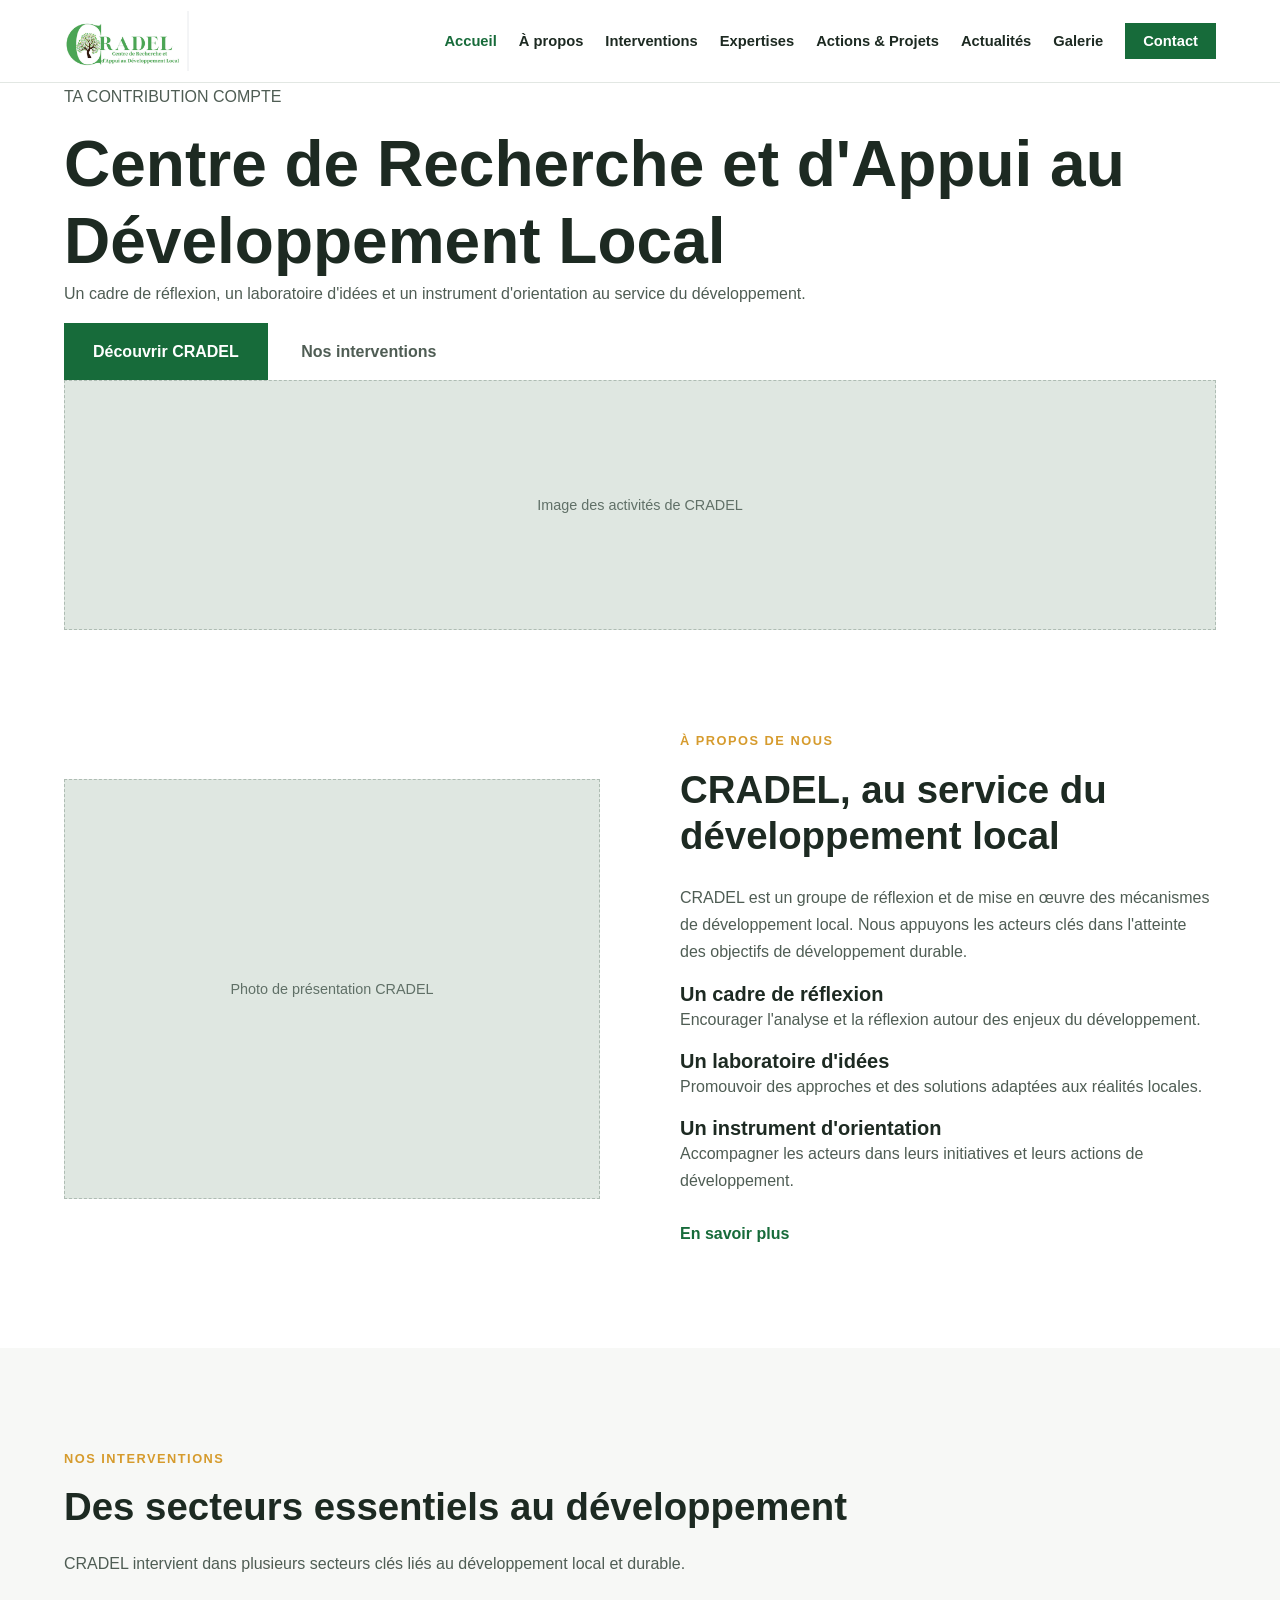
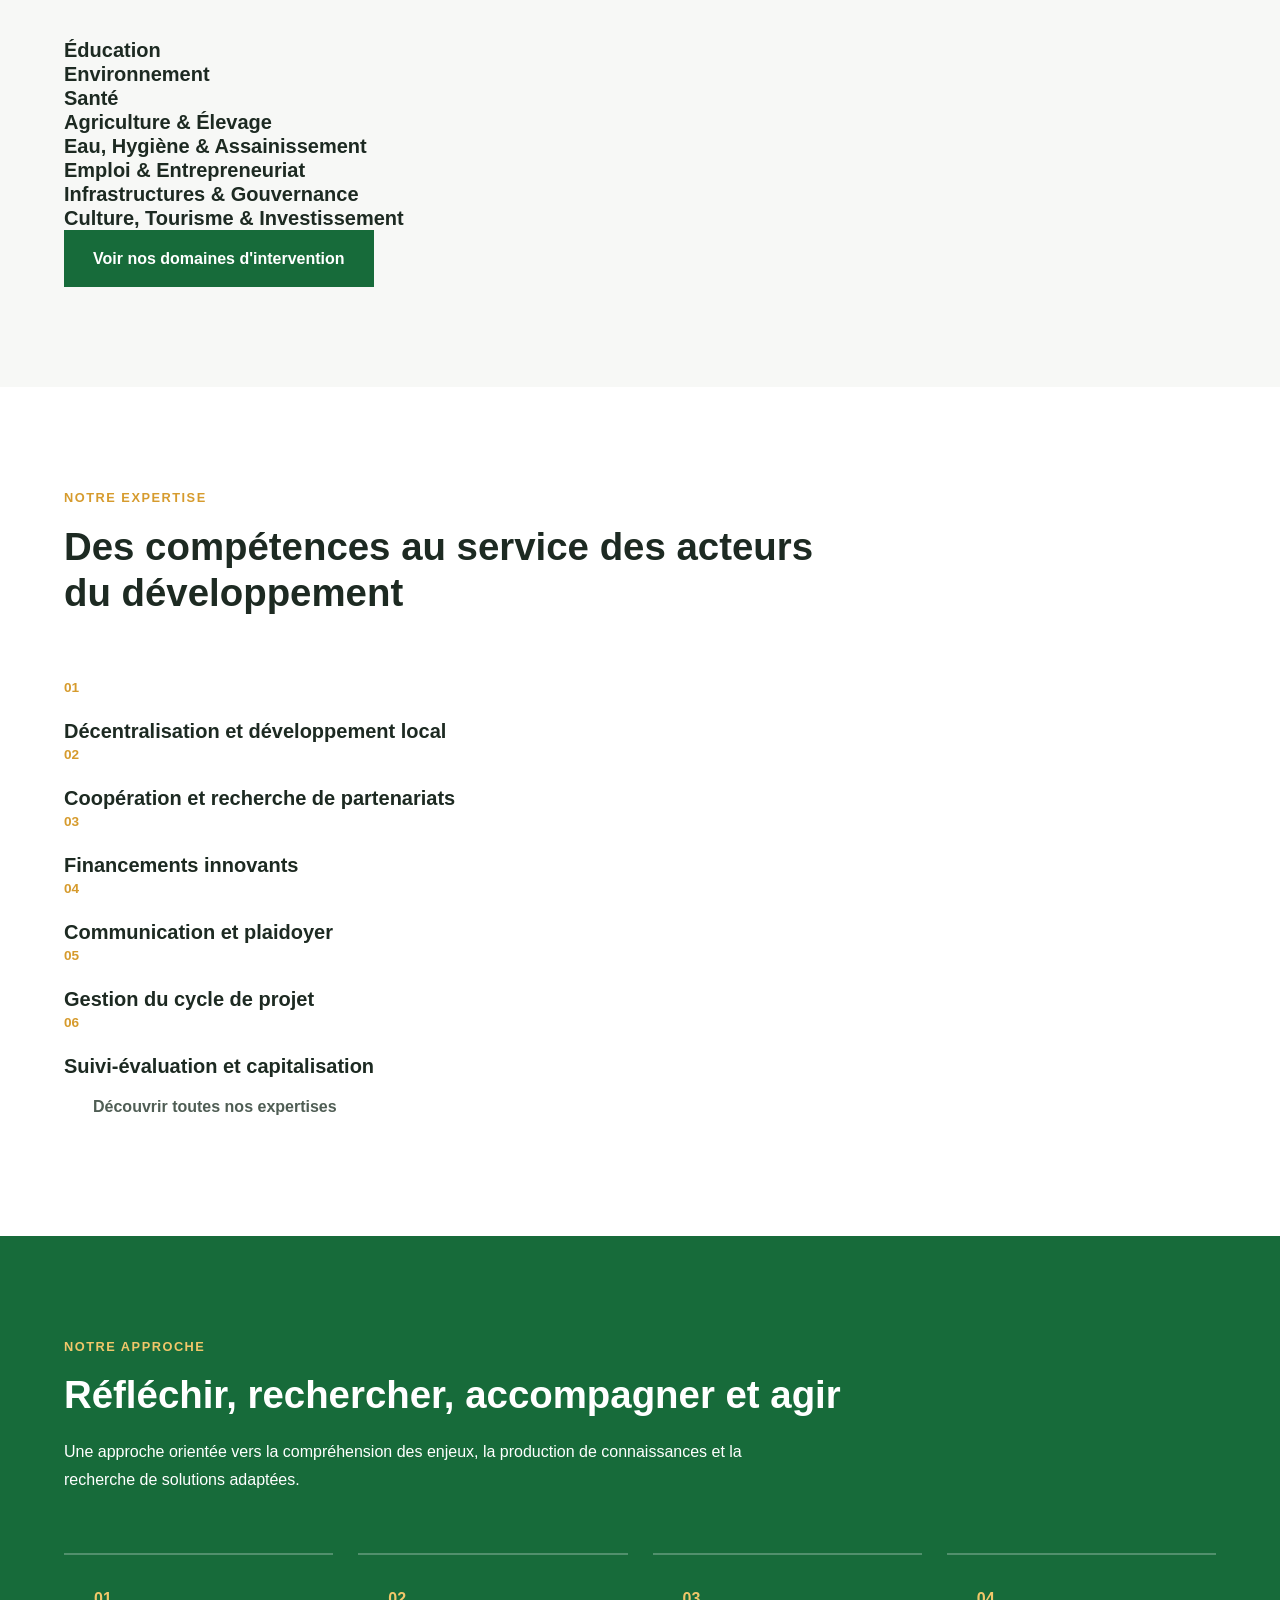
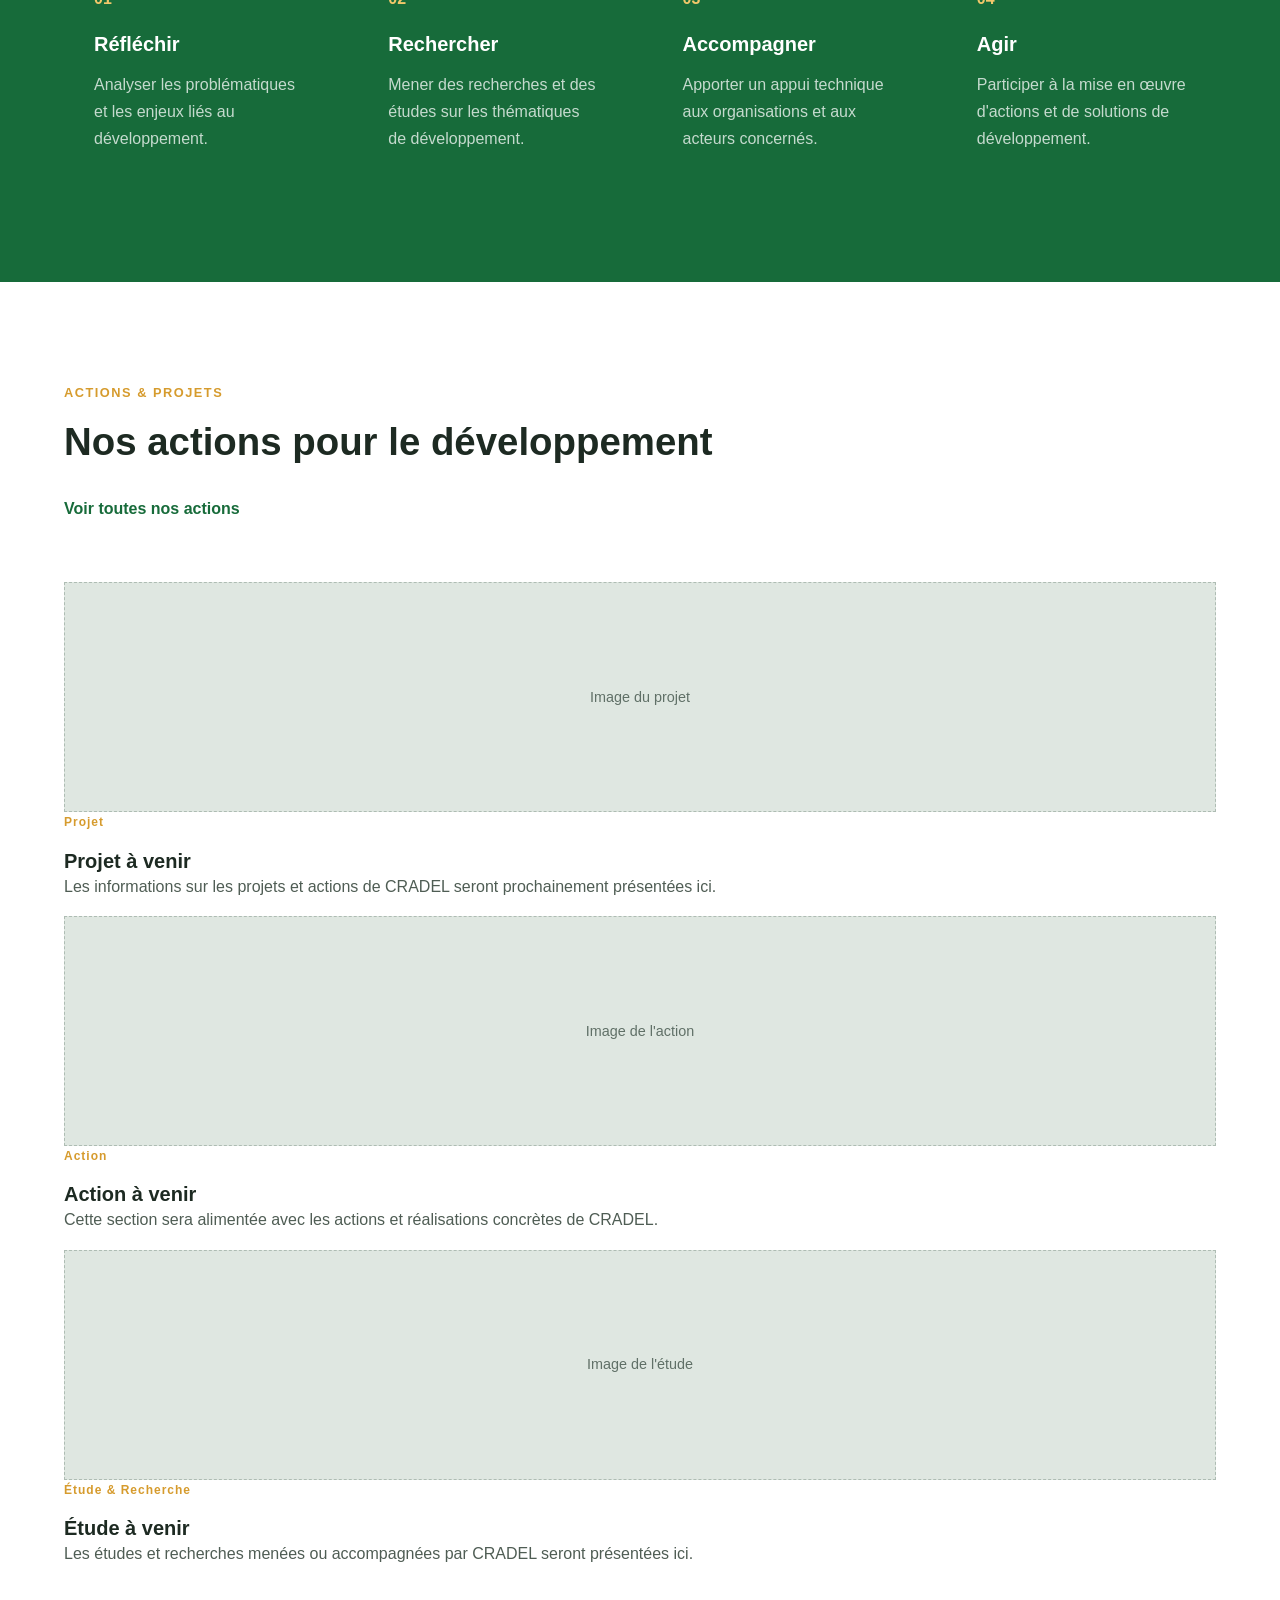
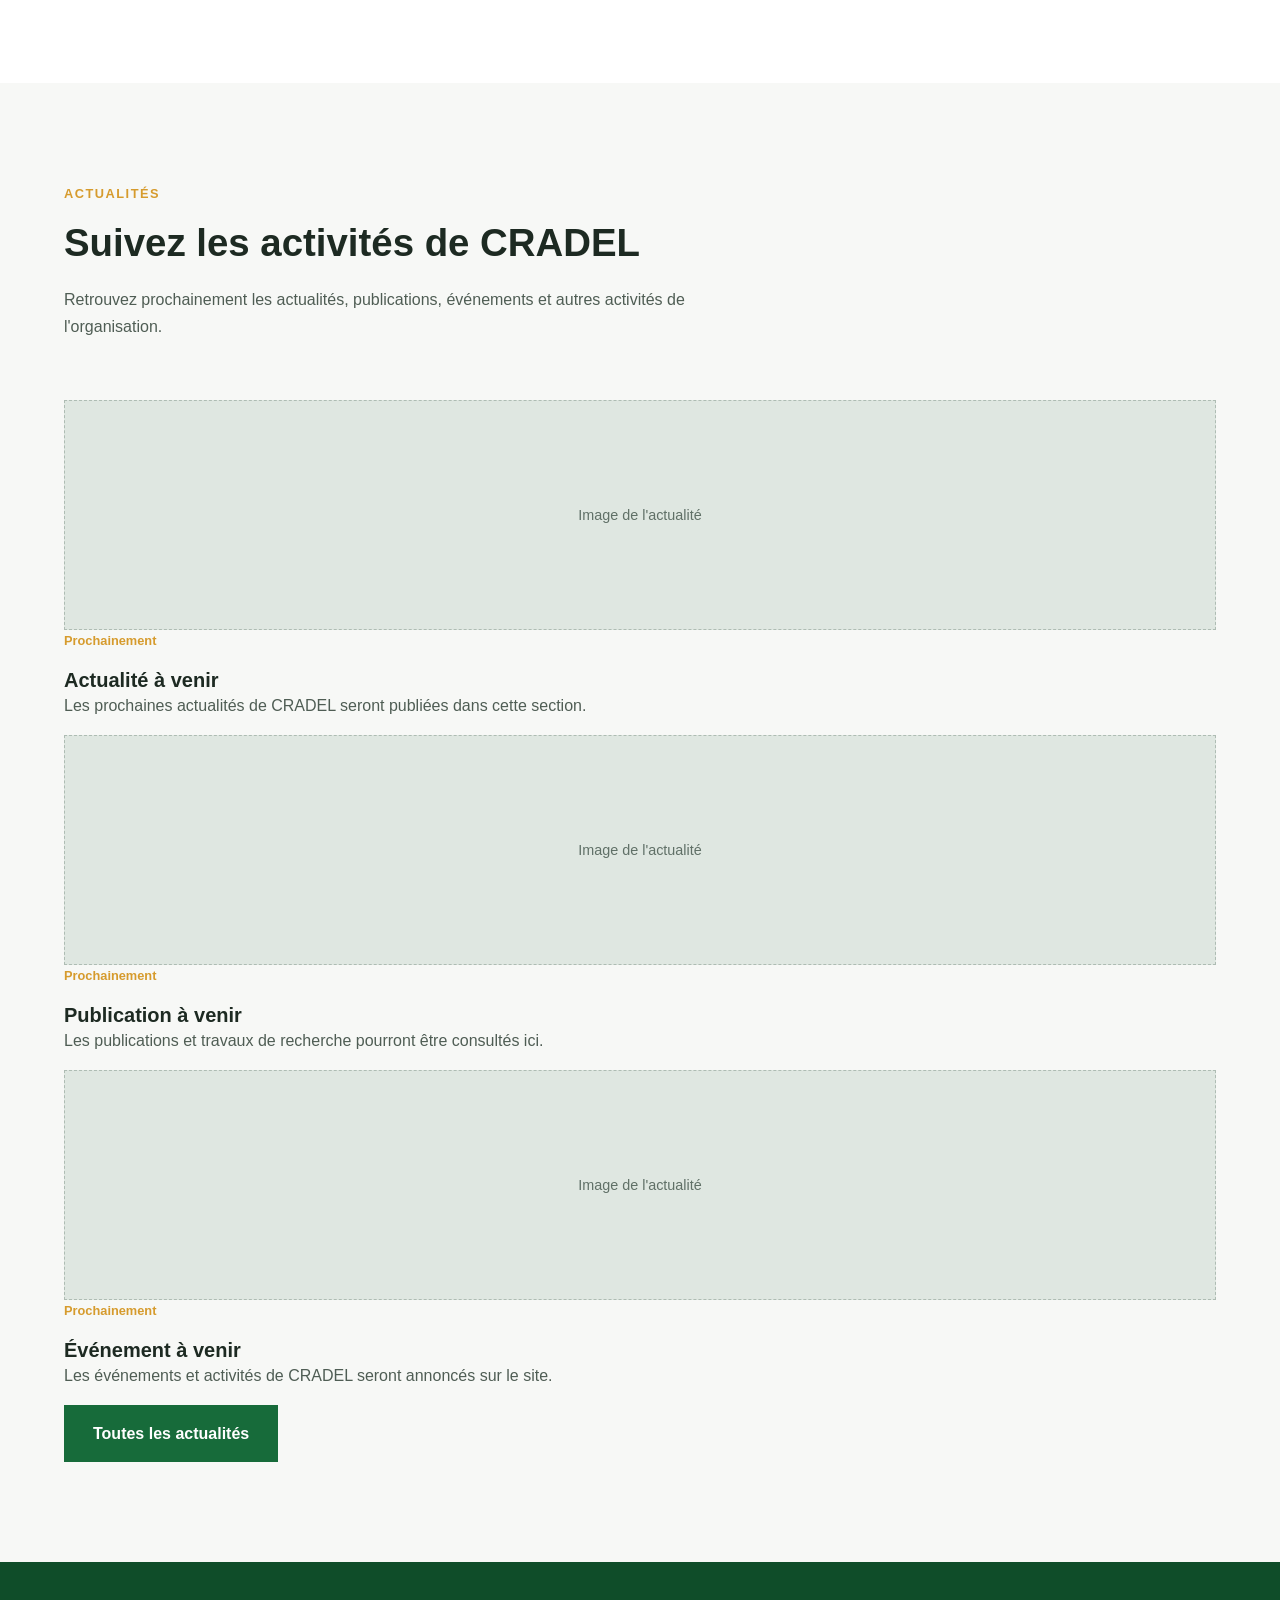
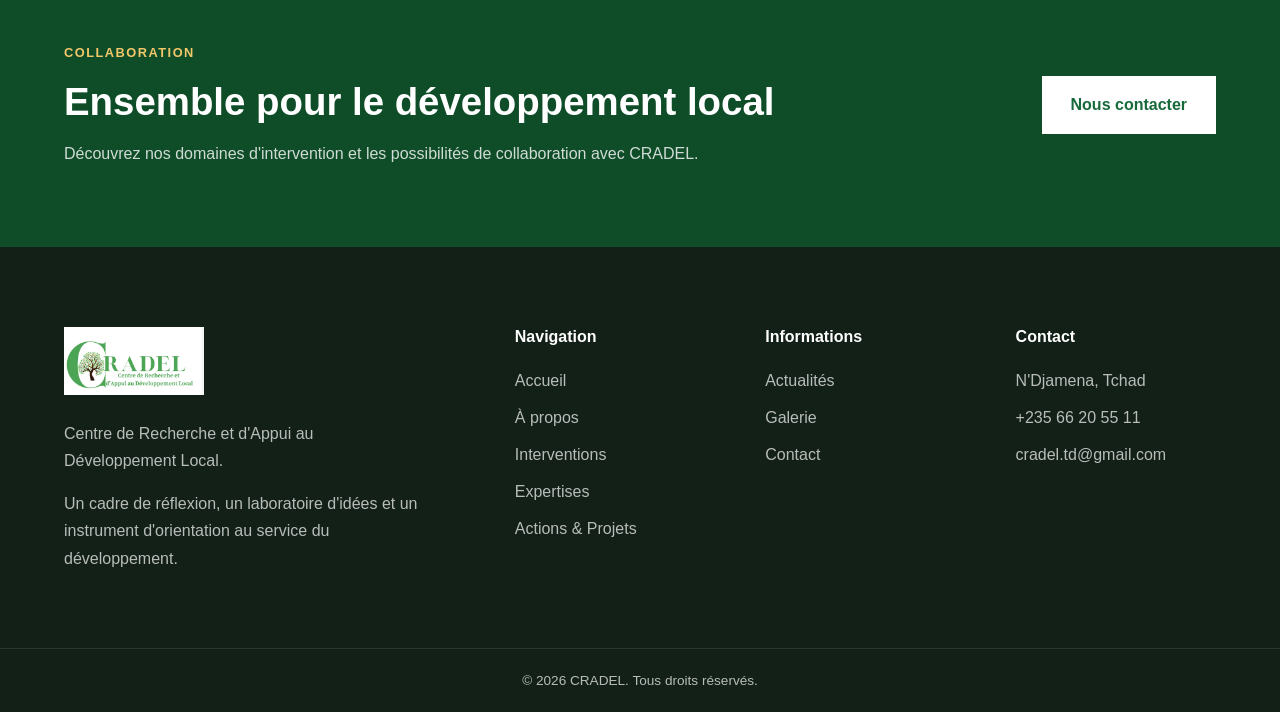
<file: index.html>
<!DOCTYPE html>
<html lang="fr">
<head>
    <meta charset="UTF-8">
    <meta name="viewport" content="width=device-width, initial-scale=1.0">

    <meta name="description"
        content="CRADEL - Centre de Recherche et d'Appui au Développement Local. Un cadre de réflexion, un laboratoire d'idées et un instrument d'orientation au service du développement.">

    <title>CRADEL | Centre de Recherche et d'Appui au Développement Local</title>

    <link rel="stylesheet" href="css/style.css">
    <link rel="stylesheet" href="css/responsive.css">
</head>

<body>

    <!-- =========================
         HEADER
    ========================== -->
    <header class="header">
        <div class="container header-container">

            <a href="index.html" class="logo">
                <img src="assets/images/logo.png" alt="Logo CRADEL">
            </a>

            <nav class="navbar" id="navbar">
                <ul class="nav-links">
                    <li><a href="index.html" class="active">Accueil</a></li>
                    <li><a href="apropos.html">À propos</a></li>
                    <li><a href="interventions.html">Interventions</a></li>
                    <li><a href="expertises.html">Expertises</a></li>
                    <li><a href="projets.html">Actions & Projets</a></li>
                    <li><a href="actualites.html">Actualités</a></li>
                    <li><a href="galerie.html">Galerie</a></li>
                    <li><a href="contact.html" class="nav-contact">Contact</a></li>
                </ul>
            </nav>

            <button class="menu-toggle" id="menu-toggle" aria-label="Ouvrir le menu">
                <span></span>
                <span></span>
                <span></span>
            </button>

        </div>
    </header>


    <main>

        <!-- =========================
             HERO
        ========================== -->
        <section class="hero">

            <div class="container hero-container">

                <div class="hero-content">

                    <p class="hero-eyebrow">TA CONTRIBUTION COMPTE</p>

                    <h1>
                        Centre de Recherche et d'Appui au
                        <span>Développement Local</span>
                    </h1>

                    <p class="hero-description">
                        Un cadre de réflexion, un laboratoire d'idées et un
                        instrument d'orientation au service du développement.
                    </p>

                    <div class="hero-buttons">
                        <a href="apropos.html" class="btn btn-primary">
                            Découvrir CRADEL
                        </a>

                        <a href="interventions.html" class="btn btn-secondary">
                            Nos interventions
                        </a>
                    </div>

                </div>

                <div class="hero-visual">
                    <div class="media-placeholder hero-placeholder">
                        <span>Image des activités de CRADEL</span>
                    </div>
                </div>

            </div>

        </section>


        <!-- =========================
             À PROPOS
        ========================== -->
        <section class="about-preview section">

            <div class="container about-container">

                <div class="about-visual">
                    <div class="media-placeholder about-placeholder">
                        <span>Photo de présentation CRADEL</span>
                    </div>
                </div>

                <div class="about-content">

                    <p class="section-eyebrow">À PROPOS DE NOUS</p>

                    <h2>CRADEL, au service du développement local</h2>

                    <p>
                        CRADEL est un groupe de réflexion et de mise en œuvre
                        des mécanismes de développement local. Nous appuyons
                        les acteurs clés dans l'atteinte des objectifs de
                        développement durable.
                    </p>

                    <div class="identity-list">

                        <div class="identity-item">
                            <h3>Un cadre de réflexion</h3>
                            <p>
                                Encourager l'analyse et la réflexion autour des
                                enjeux du développement.
                            </p>
                        </div>

                        <div class="identity-item">
                            <h3>Un laboratoire d'idées</h3>
                            <p>
                                Promouvoir des approches et des solutions
                                adaptées aux réalités locales.
                            </p>
                        </div>

                        <div class="identity-item">
                            <h3>Un instrument d'orientation</h3>
                            <p>
                                Accompagner les acteurs dans leurs initiatives
                                et leurs actions de développement.
                            </p>
                        </div>

                    </div>

                    <a href="apropos.html" class="text-link">
                        En savoir plus
                    </a>

                </div>

            </div>

        </section>


        <!-- =========================
             SECTEURS D'INTERVENTION
        ========================== -->
        <section class="interventions-preview section section-light">

            <div class="container">

                <div class="section-heading">
                    <p class="section-eyebrow">NOS INTERVENTIONS</p>

                    <h2>Des secteurs essentiels au développement</h2>

                    <p>
                        CRADEL intervient dans plusieurs secteurs clés liés au
                        développement local et durable.
                    </p>
                </div>

                <div class="interventions-grid">

                    <article class="intervention-card">
                        <h3>Éducation</h3>
                    </article>

                    <article class="intervention-card">
                        <h3>Environnement</h3>
                    </article>

                    <article class="intervention-card">
                        <h3>Santé</h3>
                    </article>

                    <article class="intervention-card">
                        <h3>Agriculture & Élevage</h3>
                    </article>

                    <article class="intervention-card">
                        <h3>Eau, Hygiène & Assainissement</h3>
                    </article>

                    <article class="intervention-card">
                        <h3>Emploi & Entrepreneuriat</h3>
                    </article>

                    <article class="intervention-card">
                        <h3>Infrastructures & Gouvernance</h3>
                    </article>

                    <article class="intervention-card">
                        <h3>Culture, Tourisme & Investissement</h3>
                    </article>

                </div>

                <div class="section-action">
                    <a href="interventions.html" class="btn btn-primary">
                        Voir nos domaines d'intervention
                    </a>
                </div>

            </div>

        </section>


        <!-- =========================
             EXPERTISES
        ========================== -->
        <section class="expertise-preview section">

            <div class="container">

                <div class="section-heading">
                    <p class="section-eyebrow">NOTRE EXPERTISE</p>

                    <h2>Des compétences au service des acteurs du développement</h2>
                </div>

                <div class="expertise-grid">

                    <article class="expertise-card">
                        <span class="expertise-number">01</span>
                        <h3>Décentralisation et développement local</h3>
                    </article>

                    <article class="expertise-card">
                        <span class="expertise-number">02</span>
                        <h3>Coopération et recherche de partenariats</h3>
                    </article>

                    <article class="expertise-card">
                        <span class="expertise-number">03</span>
                        <h3>Financements innovants</h3>
                    </article>

                    <article class="expertise-card">
                        <span class="expertise-number">04</span>
                        <h3>Communication et plaidoyer</h3>
                    </article>

                    <article class="expertise-card">
                        <span class="expertise-number">05</span>
                        <h3>Gestion du cycle de projet</h3>
                    </article>

                    <article class="expertise-card">
                        <span class="expertise-number">06</span>
                        <h3>Suivi-évaluation et capitalisation</h3>
                    </article>

                </div>

                <div class="section-action">
                    <a href="expertises.html" class="btn btn-secondary">
                        Découvrir toutes nos expertises
                    </a>
                </div>

            </div>

        </section>


        <!-- =========================
             NOTRE APPROCHE
        ========================== -->
        <section class="approach section section-green">

            <div class="container">

                <div class="section-heading section-heading-light">
                    <p class="section-eyebrow">NOTRE APPROCHE</p>

                    <h2>Réfléchir, rechercher, accompagner et agir</h2>

                    <p>
                        Une approche orientée vers la compréhension des enjeux,
                        la production de connaissances et la recherche de
                        solutions adaptées.
                    </p>
                </div>

                <div class="approach-grid">

                    <div class="approach-item">
                        <span>01</span>
                        <h3>Réfléchir</h3>
                        <p>
                            Analyser les problématiques et les enjeux liés au
                            développement.
                        </p>
                    </div>

                    <div class="approach-item">
                        <span>02</span>
                        <h3>Rechercher</h3>
                        <p>
                            Mener des recherches et des études sur les
                            thématiques de développement.
                        </p>
                    </div>

                    <div class="approach-item">
                        <span>03</span>
                        <h3>Accompagner</h3>
                        <p>
                            Apporter un appui technique aux organisations et
                            aux acteurs concernés.
                        </p>
                    </div>

                    <div class="approach-item">
                        <span>04</span>
                        <h3>Agir</h3>
                        <p>
                            Participer à la mise en œuvre d'actions et de
                            solutions de développement.
                        </p>
                    </div>

                </div>

            </div>

        </section>


        <!-- =========================
             ACTIONS ET PROJETS
        ========================== -->
        <section class="projects-preview section">

            <div class="container">

                <div class="section-heading section-heading-row">

                    <div>
                        <p class="section-eyebrow">ACTIONS & PROJETS</p>

                        <h2>Nos actions pour le développement</h2>
                    </div>

                    <a href="projets.html" class="text-link">
                        Voir toutes nos actions
                    </a>

                </div>

                <div class="projects-grid">

                    <article class="project-card">

                        <div class="media-placeholder project-placeholder">
                            <span>Image du projet</span>
                        </div>

                        <div class="project-content">
                            <p class="project-category">Projet</p>
                            <h3>Projet à venir</h3>

                            <p>
                                Les informations sur les projets et actions de
                                CRADEL seront prochainement présentées ici.
                            </p>
                        </div>

                    </article>


                    <article class="project-card">

                        <div class="media-placeholder project-placeholder">
                            <span>Image de l'action</span>
                        </div>

                        <div class="project-content">
                            <p class="project-category">Action</p>
                            <h3>Action à venir</h3>

                            <p>
                                Cette section sera alimentée avec les actions
                                et réalisations concrètes de CRADEL.
                            </p>
                        </div>

                    </article>


                    <article class="project-card">

                        <div class="media-placeholder project-placeholder">
                            <span>Image de l'étude</span>
                        </div>

                        <div class="project-content">
                            <p class="project-category">Étude & Recherche</p>
                            <h3>Étude à venir</h3>

                            <p>
                                Les études et recherches menées ou accompagnées
                                par CRADEL seront présentées ici.
                            </p>
                        </div>

                    </article>

                </div>

            </div>

        </section>


        <!-- =========================
             ACTUALITÉS
        ========================== -->
        <section class="news-preview section section-light">

            <div class="container">

                <div class="section-heading">
                    <p class="section-eyebrow">ACTUALITÉS</p>

                    <h2>Suivez les activités de CRADEL</h2>

                    <p>
                        Retrouvez prochainement les actualités, publications,
                        événements et autres activités de l'organisation.
                    </p>
                </div>

                <div class="news-grid">

                    <article class="news-card">

                        <div class="media-placeholder news-placeholder">
                            <span>Image de l'actualité</span>
                        </div>

                        <div class="news-content">
                            <p class="news-date">Prochainement</p>
                            <h3>Actualité à venir</h3>
                            <p>
                                Les prochaines actualités de CRADEL seront
                                publiées dans cette section.
                            </p>
                        </div>

                    </article>


                    <article class="news-card">

                        <div class="media-placeholder news-placeholder">
                            <span>Image de l'actualité</span>
                        </div>

                        <div class="news-content">
                            <p class="news-date">Prochainement</p>
                            <h3>Publication à venir</h3>
                            <p>
                                Les publications et travaux de recherche
                                pourront être consultés ici.
                            </p>
                        </div>

                    </article>


                    <article class="news-card">

                        <div class="media-placeholder news-placeholder">
                            <span>Image de l'actualité</span>
                        </div>

                        <div class="news-content">
                            <p class="news-date">Prochainement</p>
                            <h3>Événement à venir</h3>
                            <p>
                                Les événements et activités de CRADEL seront
                                annoncés sur le site.
                            </p>
                        </div>

                    </article>

                </div>

                <div class="section-action">
                    <a href="actualites.html" class="btn btn-primary">
                        Toutes les actualités
                    </a>
                </div>

            </div>

        </section>


        <!-- =========================
             APPEL À L'ACTION
        ========================== -->
        <section class="cta-section">

            <div class="container cta-container">

                <div>
                    <p class="section-eyebrow">COLLABORATION</p>

                    <h2>Ensemble pour le développement local</h2>

                    <p>
                        Découvrez nos domaines d'intervention et les
                        possibilités de collaboration avec CRADEL.
                    </p>
                </div>

                <a href="contact.html" class="btn btn-white">
                    Nous contacter
                </a>

            </div>

        </section>

    </main>


    <!-- =========================
         FOOTER
    ========================== -->
    <footer class="footer">

        <div class="container footer-container">

            <div class="footer-brand">

                <img src="assets/images/logo.png" alt="Logo CRADEL">

                <p>
                    Centre de Recherche et d'Appui au Développement Local.
                </p>

                <p>
                    Un cadre de réflexion, un laboratoire d'idées et un
                    instrument d'orientation au service du développement.
                </p>

            </div>


            <div class="footer-column">

                <h3>Navigation</h3>

                <ul>
                    <li><a href="index.html">Accueil</a></li>
                    <li><a href="apropos.html">À propos</a></li>
                    <li><a href="interventions.html">Interventions</a></li>
                    <li><a href="expertises.html">Expertises</a></li>
                    <li><a href="projets.html">Actions & Projets</a></li>
                </ul>

            </div>


            <div class="footer-column">

                <h3>Informations</h3>

                <ul>
                    <li><a href="actualites.html">Actualités</a></li>
                    <li><a href="galerie.html">Galerie</a></li>
                    <li><a href="contact.html">Contact</a></li>
                </ul>

            </div>


            <div class="footer-column footer-contact">

                <h3>Contact</h3>

                <p>N'Djamena, Tchad</p>
                <p>+235 66 20 55 11</p>
                <p>
                    <a href="mailto:cradel.td@gmail.com">
                        cradel.td@gmail.com
                    </a>
                </p>

            </div>

        </div>


        <div class="footer-bottom">

            <div class="container">

                <p>
                    &copy; <span id="current-year"></span> CRADEL.
                    Tous droits réservés.
                </p>

            </div>

        </div>

    </footer>


    <script src="js/script.js"></script>

</body>
</html>
</file>
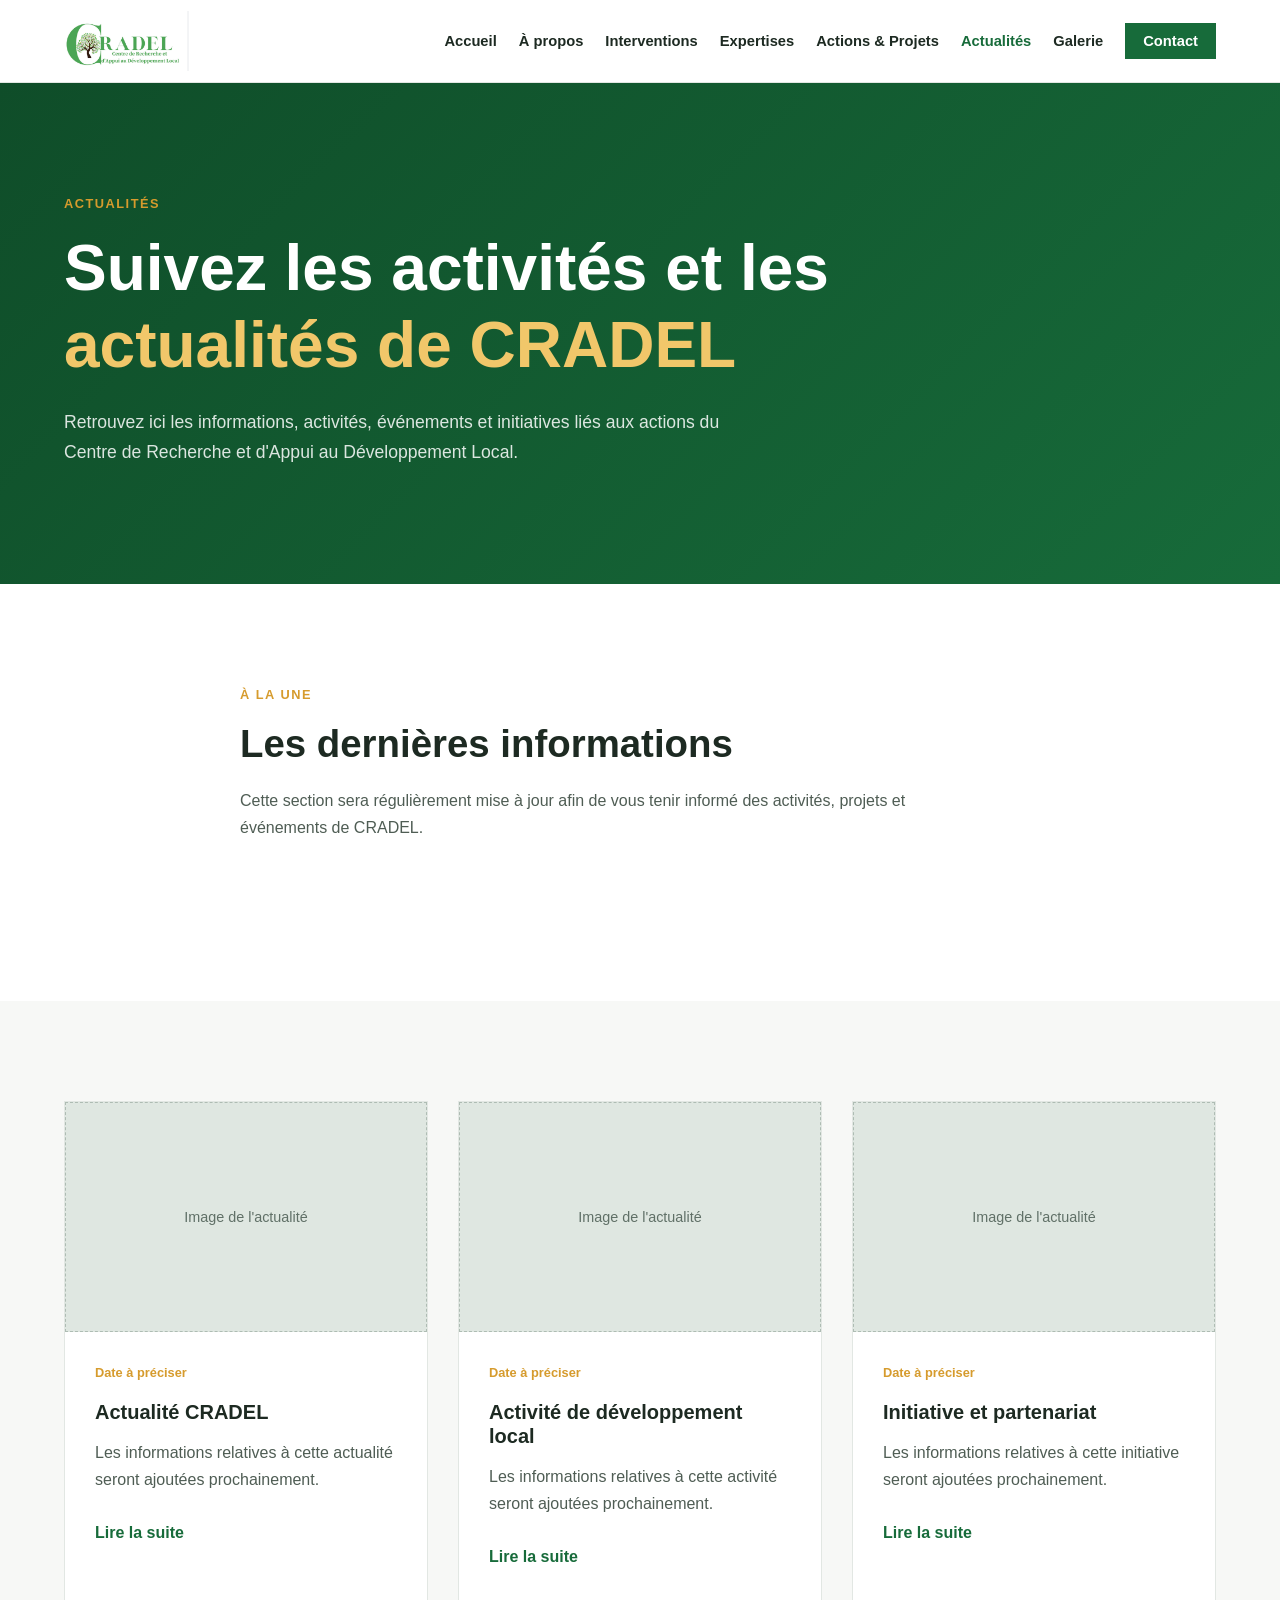
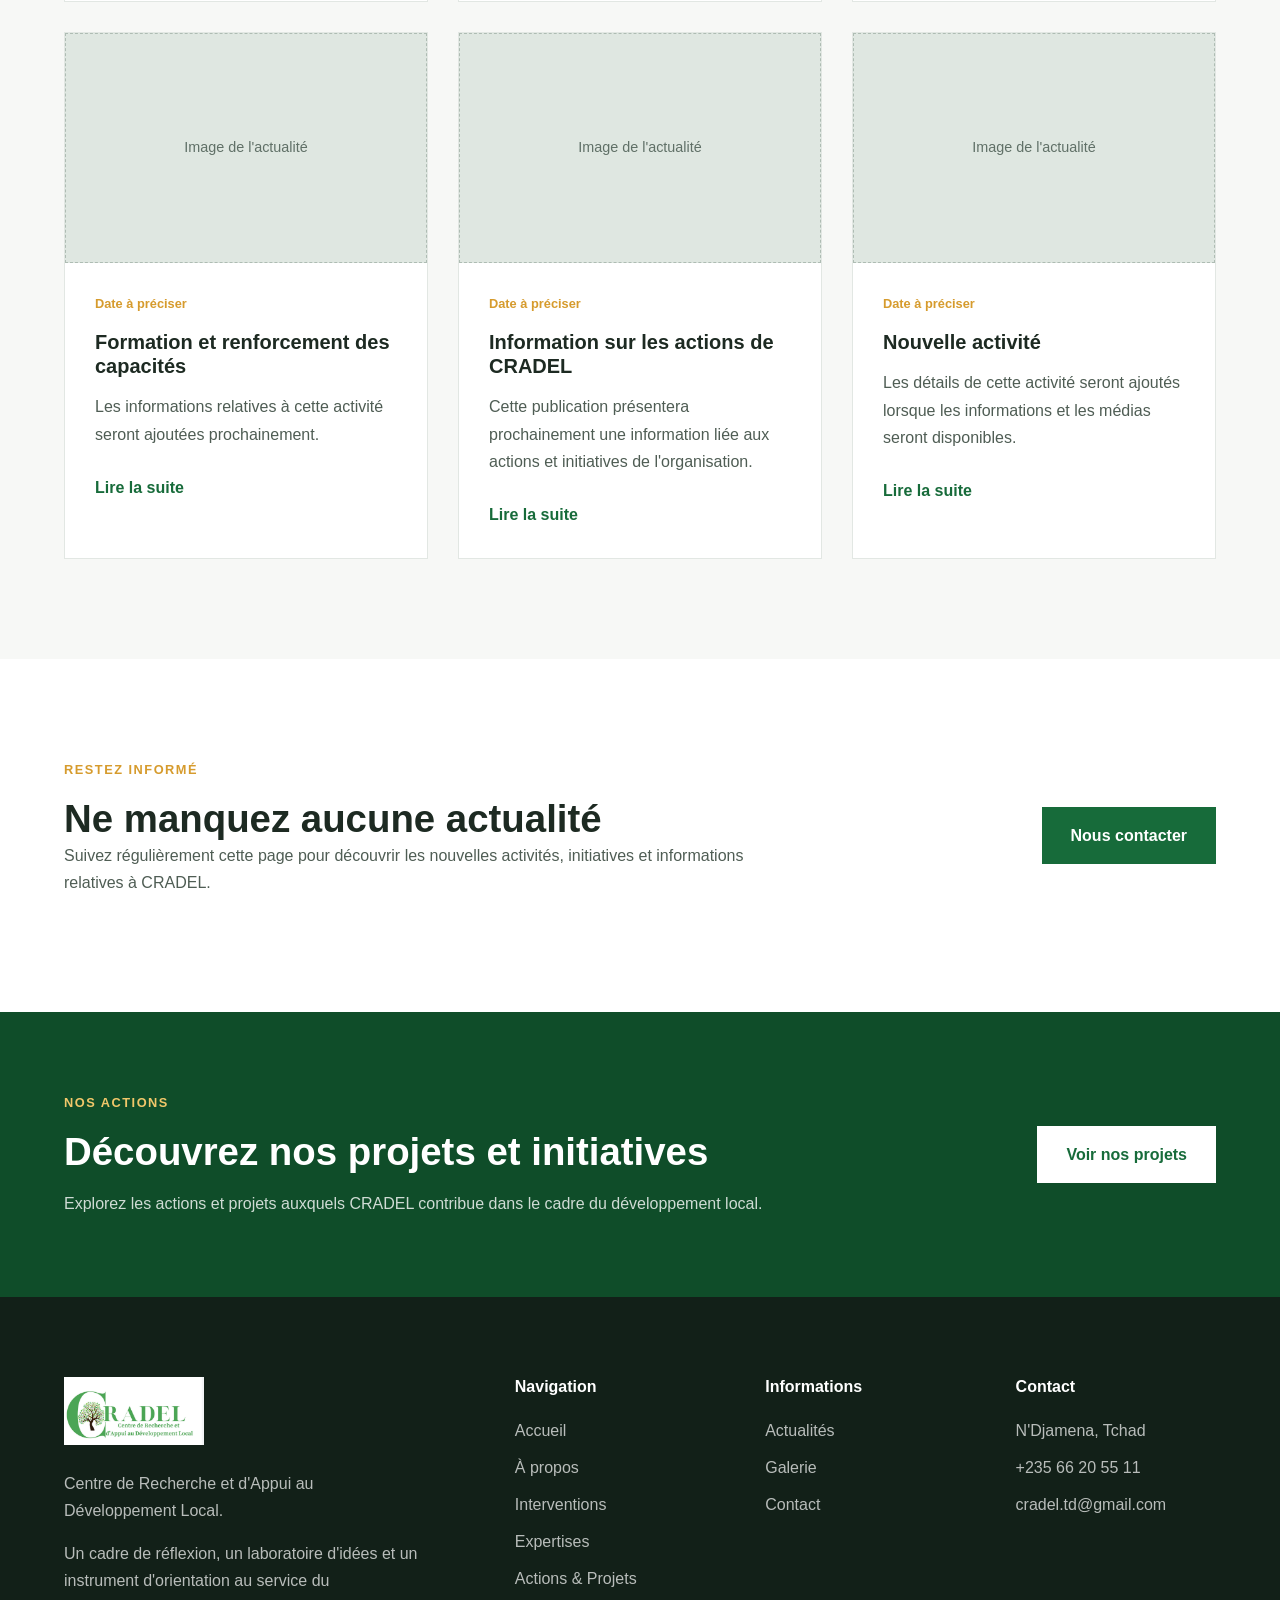
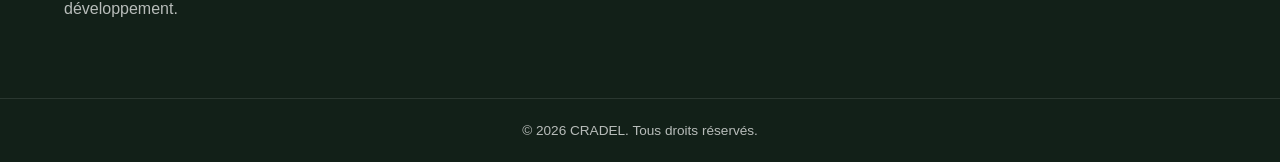
<file: actualites.html>
<!DOCTYPE html>
<html lang="fr">
<head>
    <meta charset="UTF-8">
    <meta name="viewport" content="width=device-width, initial-scale=1.0">

    <meta name="description"
        content="Suivez les actualités, activités et informations du Centre de Recherche et d'Appui au Développement Local - CRADEL.">

    <title>Actualités | CRADEL</title>

    <link rel="stylesheet" href="css/style.css">
    <link rel="stylesheet" href="css/responsive.css">
</head>

<body>

    <!-- HEADER -->
    <header class="header">
        <div class="container header-container">

            <a href="index.html" class="logo">
                <img src="assets/images/logo.png" alt="Logo CRADEL">
            </a>

            <nav class="navbar" id="navbar">
                <ul class="nav-links">
                    <li><a href="index.html">Accueil</a></li>
                    <li><a href="apropos.html">À propos</a></li>
                    <li><a href="interventions.html">Interventions</a></li>
                    <li><a href="expertises.html">Expertises</a></li>
                    <li><a href="projets.html">Actions & Projets</a></li>
                    <li>
                        <a href="actualites.html" class="active">
                            Actualités
                        </a>
                    </li>
                    <li><a href="galerie.html">Galerie</a></li>
                    <li>
                        <a href="contact.html" class="nav-contact">
                            Contact
                        </a>
                    </li>
                </ul>
            </nav>

            <button class="menu-toggle" id="menu-toggle" aria-label="Ouvrir le menu">
                <span></span>
                <span></span>
                <span></span>
            </button>

        </div>
    </header>


    <main>

        <!-- PAGE HERO -->
        <section class="page-hero">

            <div class="container">

                <p class="section-eyebrow">
                    ACTUALITÉS
                </p>

                <h1>
                    Suivez les activités et les
                    <span>actualités de CRADEL</span>
                </h1>

                <p>
                    Retrouvez ici les informations, activités, événements et
                    initiatives liés aux actions du Centre de Recherche et
                    d'Appui au Développement Local.
                </p>

            </div>

        </section>


        <!-- INTRODUCTION -->
        <section class="section">

            <div class="container section-heading">

                <p class="section-eyebrow">
                    À LA UNE
                </p>

                <h2>
                    Les dernières informations
                </h2>

                <p>
                    Cette section sera régulièrement mise à jour afin de vous
                    tenir informé des activités, projets et événements de
                    CRADEL.
                </p>

            </div>

        </section>


        <!-- LISTE DES ACTUALITÉS -->
        <section class="section section-light">

            <div class="container">

                <div class="news-page-grid">

                    <!-- ACTUALITÉ 01 -->
                    <article class="news-page-card">

                        <div class="media-placeholder news-placeholder">
                            <span>Image de l'actualité</span>
                        </div>

                        <div class="news-page-content">

                            <p class="news-date">
                                Date à préciser
                            </p>

                            <h3>
                                Actualité CRADEL
                            </h3>

                            <p>
                                Les informations relatives à cette actualité
                                seront ajoutées prochainement.
                            </p>

                            <a href="#" class="text-link">
                                Lire la suite
                            </a>

                        </div>

                    </article>


                    <!-- ACTUALITÉ 02 -->
                    <article class="news-page-card">

                        <div class="media-placeholder news-placeholder">
                            <span>Image de l'actualité</span>
                        </div>

                        <div class="news-page-content">

                            <p class="news-date">
                                Date à préciser
                            </p>

                            <h3>
                                Activité de développement local
                            </h3>

                            <p>
                                Les informations relatives à cette activité
                                seront ajoutées prochainement.
                            </p>

                            <a href="#" class="text-link">
                                Lire la suite
                            </a>

                        </div>

                    </article>


                    <!-- ACTUALITÉ 03 -->
                    <article class="news-page-card">

                        <div class="media-placeholder news-placeholder">
                            <span>Image de l'actualité</span>
                        </div>

                        <div class="news-page-content">

                            <p class="news-date">
                                Date à préciser
                            </p>

                            <h3>
                                Initiative et partenariat
                            </h3>

                            <p>
                                Les informations relatives à cette initiative
                                seront ajoutées prochainement.
                            </p>

                            <a href="#" class="text-link">
                                Lire la suite
                            </a>

                        </div>

                    </article>


                    <!-- ACTUALITÉ 04 -->
                    <article class="news-page-card">

                        <div class="media-placeholder news-placeholder">
                            <span>Image de l'actualité</span>
                        </div>

                        <div class="news-page-content">

                            <p class="news-date">
                                Date à préciser
                            </p>

                            <h3>
                                Formation et renforcement des capacités
                            </h3>

                            <p>
                                Les informations relatives à cette activité
                                seront ajoutées prochainement.
                            </p>

                            <a href="#" class="text-link">
                                Lire la suite
                            </a>

                        </div>

                    </article>


                    <!-- ACTUALITÉ 05 -->
                    <article class="news-page-card">

                        <div class="media-placeholder news-placeholder">
                            <span>Image de l'actualité</span>
                        </div>

                        <div class="news-page-content">

                            <p class="news-date">
                                Date à préciser
                            </p>

                            <h3>
                                Information sur les actions de CRADEL
                            </h3>

                            <p>
                                Cette publication présentera prochainement une
                                information liée aux actions et initiatives de
                                l'organisation.
                            </p>

                            <a href="#" class="text-link">
                                Lire la suite
                            </a>

                        </div>

                    </article>


                    <!-- ACTUALITÉ 06 -->
                    <article class="news-page-card">

                        <div class="media-placeholder news-placeholder">
                            <span>Image de l'actualité</span>
                        </div>

                        <div class="news-page-content">

                            <p class="news-date">
                                Date à préciser
                            </p>

                            <h3>
                                Nouvelle activité
                            </h3>

                            <p>
                                Les détails de cette activité seront ajoutés
                                lorsque les informations et les médias seront
                                disponibles.
                            </p>

                            <a href="#" class="text-link">
                                Lire la suite
                            </a>

                        </div>

                    </article>

                </div>

            </div>

        </section>


        <!-- SUIVRE CRADEL -->
        <section class="section">

            <div class="container news-follow">

                <div>

                    <p class="section-eyebrow">
                        RESTEZ INFORMÉ
                    </p>

                    <h2>
                        Ne manquez aucune actualité
                    </h2>

                    <p>
                        Suivez régulièrement cette page pour découvrir les
                        nouvelles activités, initiatives et informations
                        relatives à CRADEL.
                    </p>

                </div>

                <a href="contact.html" class="btn btn-primary">
                    Nous contacter
                </a>

            </div>

        </section>


        <!-- CTA -->
        <section class="cta-section">

            <div class="container cta-container">

                <div>

                    <p class="section-eyebrow">
                        NOS ACTIONS
                    </p>

                    <h2>
                        Découvrez nos projets et initiatives
                    </h2>

                    <p>
                        Explorez les actions et projets auxquels CRADEL
                        contribue dans le cadre du développement local.
                    </p>

                </div>

                <a href="projets.html" class="btn btn-white">
                    Voir nos projets
                </a>

            </div>

        </section>

    </main>


    <!-- FOOTER -->
    <footer class="footer">

        <div class="container footer-container">

            <div class="footer-brand">

                <img src="assets/images/logo.png" alt="Logo CRADEL">

                <p>
                    Centre de Recherche et d'Appui au Développement Local.
                </p>

                <p>
                    Un cadre de réflexion, un laboratoire d'idées et un
                    instrument d'orientation au service du développement.
                </p>

            </div>


            <div class="footer-column">

                <h3>Navigation</h3>

                <ul>
                    <li><a href="index.html">Accueil</a></li>
                    <li><a href="apropos.html">À propos</a></li>
                    <li><a href="interventions.html">Interventions</a></li>
                    <li><a href="expertises.html">Expertises</a></li>
                    <li><a href="projets.html">Actions & Projets</a></li>
                </ul>

            </div>


            <div class="footer-column">

                <h3>Informations</h3>

                <ul>
                    <li><a href="actualites.html">Actualités</a></li>
                    <li><a href="galerie.html">Galerie</a></li>
                    <li><a href="contact.html">Contact</a></li>
                </ul>

            </div>


            <div class="footer-column footer-contact">

                <h3>Contact</h3>

                <p>N'Djamena, Tchad</p>
                <p>+235 66 20 55 11</p>

                <p>
                    <a href="mailto:cradel.td@gmail.com">
                        cradel.td@gmail.com
                    </a>
                </p>

            </div>

        </div>


        <div class="footer-bottom">

            <div class="container">

                <p>
                    &copy; <span id="current-year"></span> CRADEL.
                    Tous droits réservés.
                </p>

            </div>

        </div>

    </footer>


    <script src="js/script.js"></script>

</body>
</html>
</file>
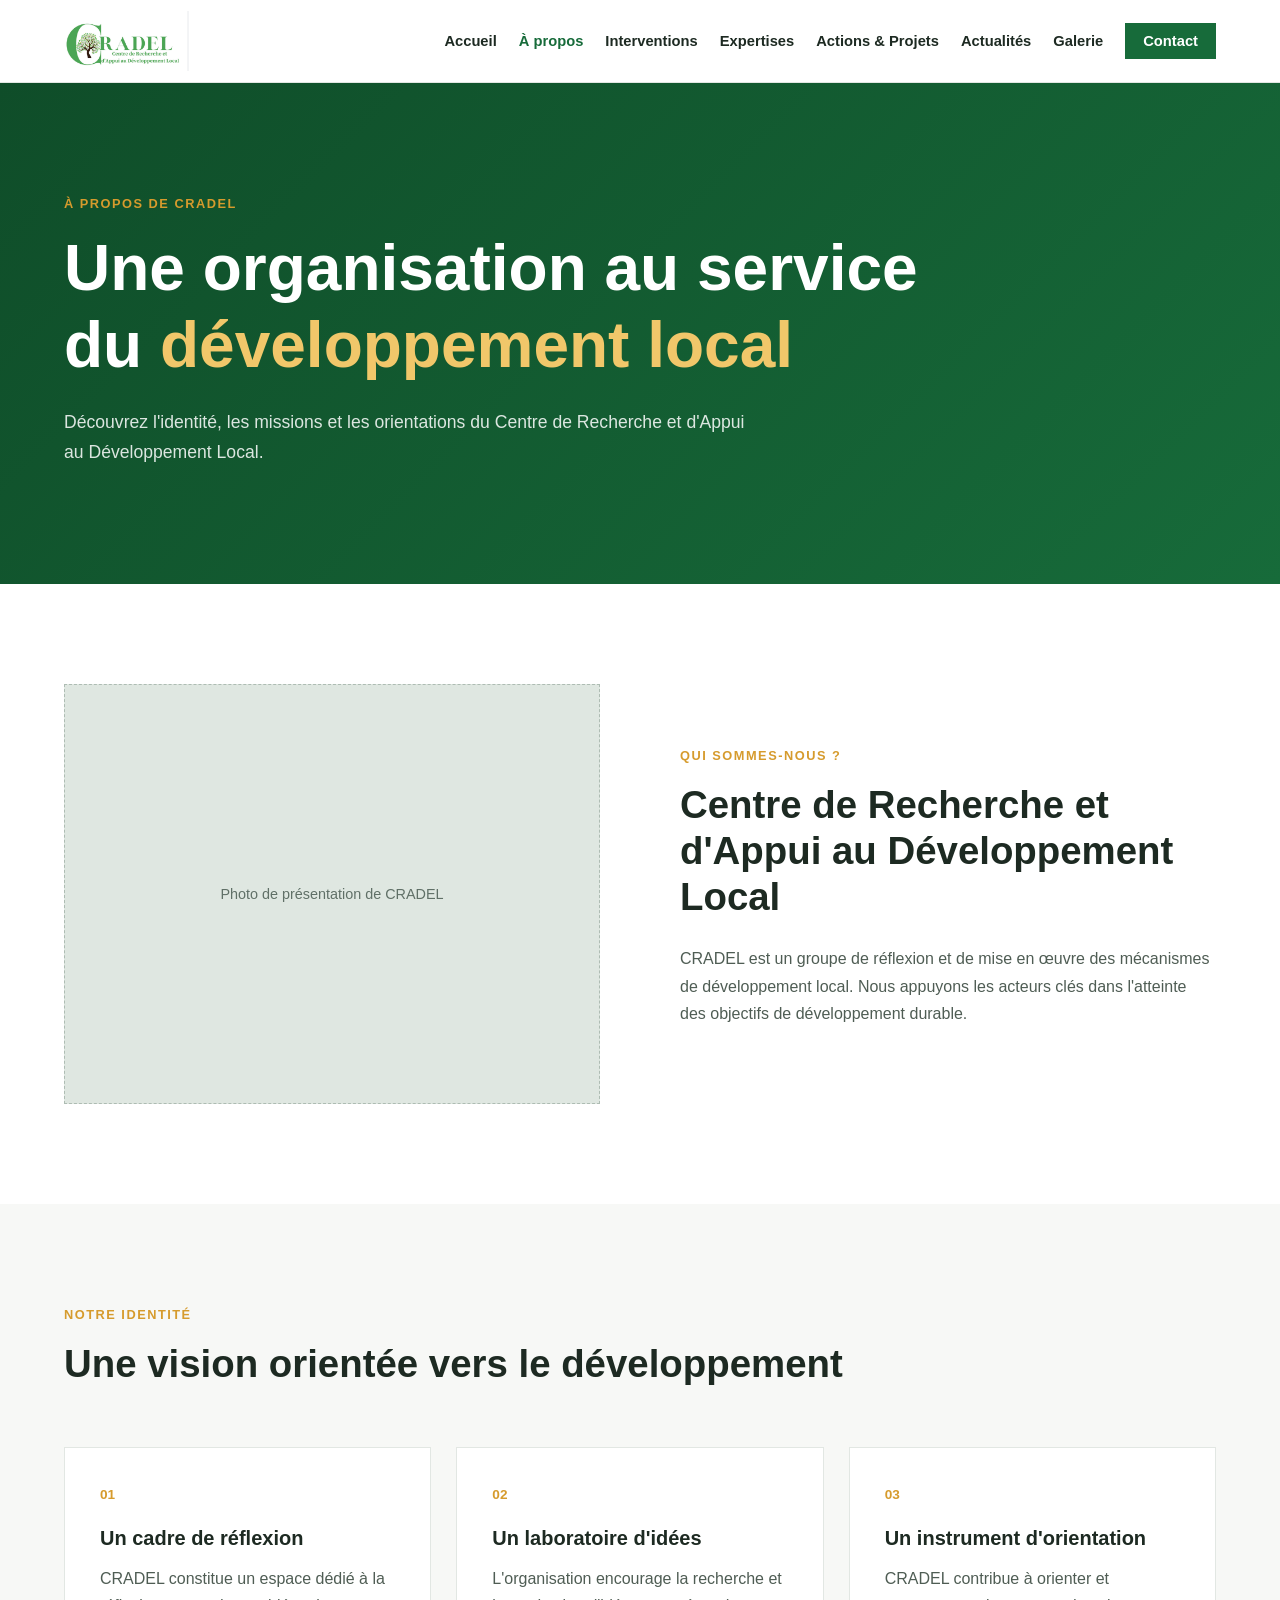
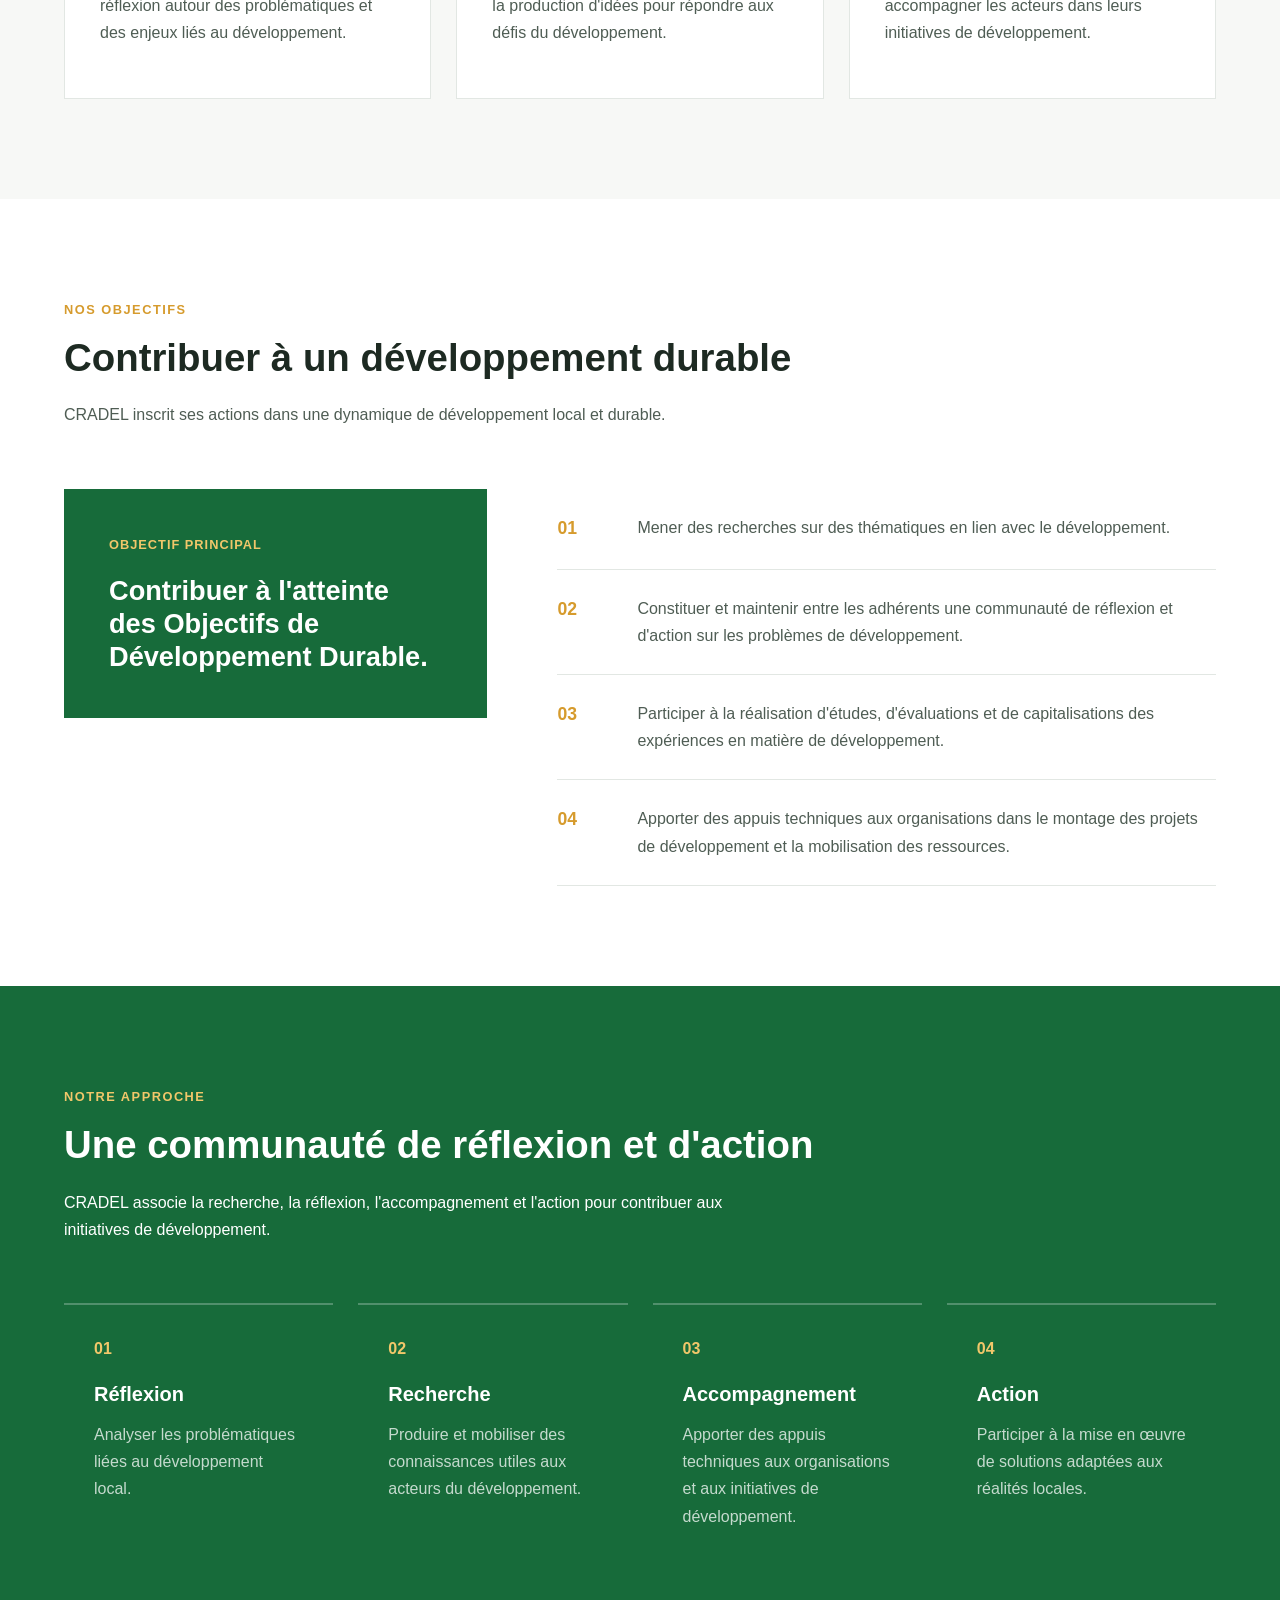
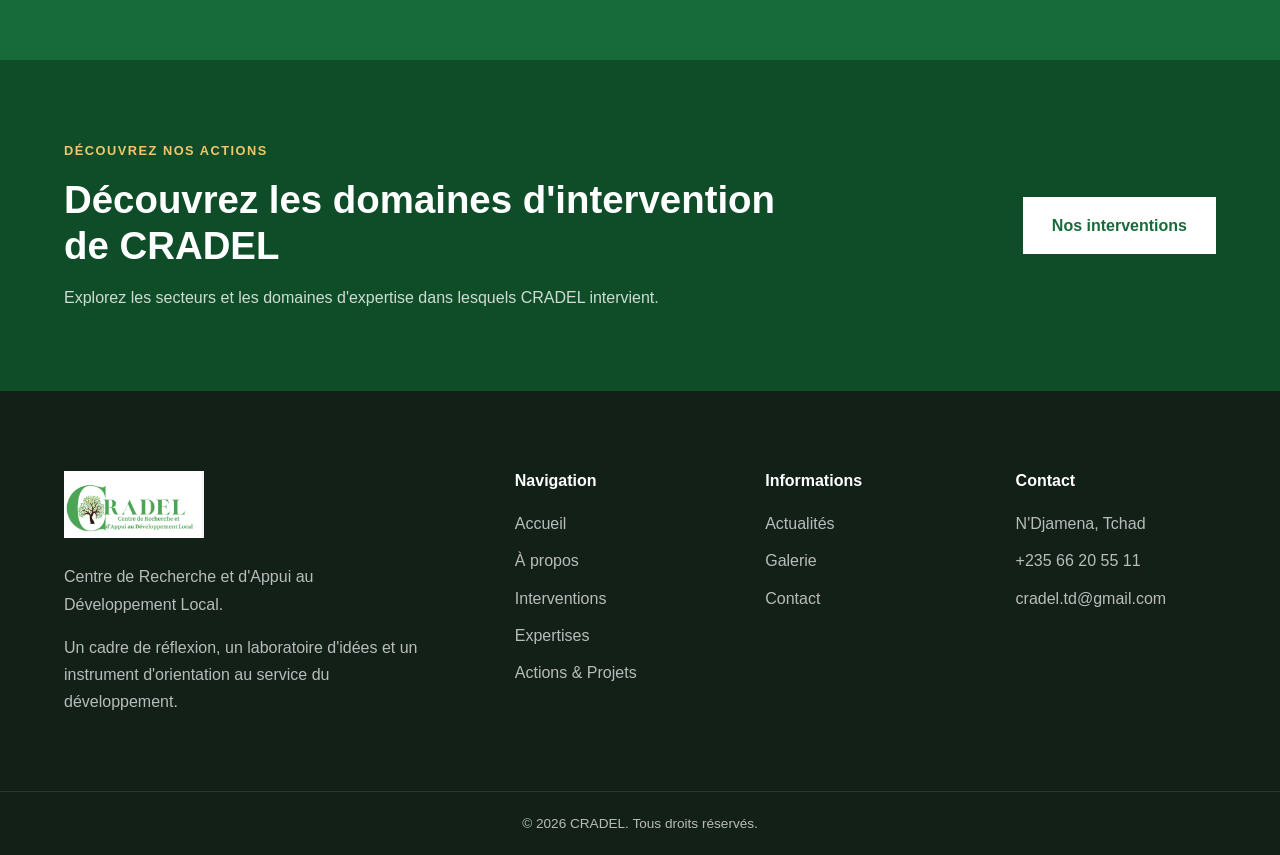
<file: apropos.html>
<!DOCTYPE html>
<html lang="fr">
<head>
    <meta charset="UTF-8">
    <meta name="viewport" content="width=device-width, initial-scale=1.0">

    <meta name="description"
        content="Découvrez CRADEL, Centre de Recherche et d'Appui au Développement Local, son identité et ses missions.">

    <title>À propos | CRADEL</title>

    <link rel="stylesheet" href="css/style.css">
    <link rel="stylesheet" href="css/responsive.css">
</head>

<body>

    <!-- HEADER -->
    <header class="header">
        <div class="container header-container">

            <a href="index.html" class="logo">
                <img src="assets/images/logo.png" alt="Logo CRADEL">
            </a>

            <nav class="navbar" id="navbar">
                <ul class="nav-links">
                    <li><a href="index.html">Accueil</a></li>
                    <li><a href="apropos.html" class="active">À propos</a></li>
                    <li><a href="interventions.html">Interventions</a></li>
                    <li><a href="expertises.html">Expertises</a></li>
                    <li><a href="projets.html">Actions & Projets</a></li>
                    <li><a href="actualites.html">Actualités</a></li>
                    <li><a href="galerie.html">Galerie</a></li>
                    <li><a href="contact.html" class="nav-contact">Contact</a></li>
                </ul>
            </nav>

            <button class="menu-toggle" id="menu-toggle" aria-label="Ouvrir le menu">
                <span></span>
                <span></span>
                <span></span>
            </button>

        </div>
    </header>


    <main>

        <!-- PAGE HEADER -->
        <section class="page-hero">

            <div class="container">

                <p class="section-eyebrow">À PROPOS DE CRADEL</p>

                <h1>
                    Une organisation au service du
                    <span>développement local</span>
                </h1>

                <p>
                    Découvrez l'identité, les missions et les orientations du
                    Centre de Recherche et d'Appui au Développement Local.
                </p>

            </div>

        </section>


        <!-- QUI SOMMES-NOUS -->
        <section class="section">

            <div class="container about-container">

                <div class="about-visual">
                    <div class="media-placeholder about-placeholder">
                        <span>Photo de présentation de CRADEL</span>
                    </div>
                </div>

                <div class="about-content">

                    <p class="section-eyebrow">QUI SOMMES-NOUS ?</p>

                    <h2>
                        Centre de Recherche et d'Appui au Développement Local
                    </h2>

                    <p>
                        CRADEL est un groupe de réflexion et de mise en œuvre
                        des mécanismes de développement local. Nous appuyons
                        les acteurs clés dans l'atteinte des objectifs de
                        développement durable.
                    </p>

                </div>

            </div>

        </section>


        <!-- NOTRE IDENTITÉ -->
        <section class="section section-light">

            <div class="container">

                <div class="section-heading">

                    <p class="section-eyebrow">NOTRE IDENTITÉ</p>

                    <h2>Une vision orientée vers le développement</h2>

                </div>


                <div class="identity-grid">

                    <article class="identity-card">

                        <span class="identity-number">01</span>

                        <h3>Un cadre de réflexion</h3>

                        <p>
                            CRADEL constitue un espace dédié à la réflexion
                            autour des problématiques et des enjeux liés au
                            développement.
                        </p>

                    </article>


                    <article class="identity-card">

                        <span class="identity-number">02</span>

                        <h3>Un laboratoire d'idées</h3>

                        <p>
                            L'organisation encourage la recherche et la
                            production d'idées pour répondre aux défis du
                            développement.
                        </p>

                    </article>


                    <article class="identity-card">

                        <span class="identity-number">03</span>

                        <h3>Un instrument d'orientation</h3>

                        <p>
                            CRADEL contribue à orienter et accompagner les
                            acteurs dans leurs initiatives de développement.
                        </p>

                    </article>

                </div>

            </div>

        </section>


        <!-- NOS OBJECTIFS -->
        <section class="section">

            <div class="container">

                <div class="section-heading">

                    <p class="section-eyebrow">NOS OBJECTIFS</p>

                    <h2>Contribuer à un développement durable</h2>

                    <p>
                        CRADEL inscrit ses actions dans une dynamique de
                        développement local et durable.
                    </p>

                </div>


                <div class="objectives-content">

                    <div class="objective-main">

                        <span class="objective-label">
                            OBJECTIF PRINCIPAL
                        </span>

                        <h3>
                            Contribuer à l'atteinte des Objectifs de
                            Développement Durable.
                        </h3>

                    </div>


                    <div class="objectives-list">

                        <article class="objective-item">

                            <span>01</span>

                            <p>
                                Mener des recherches sur des thématiques en
                                lien avec le développement.
                            </p>

                        </article>


                        <article class="objective-item">

                            <span>02</span>

                            <p>
                                Constituer et maintenir entre les adhérents une
                                communauté de réflexion et d'action sur les
                                problèmes de développement.
                            </p>

                        </article>


                        <article class="objective-item">

                            <span>03</span>

                            <p>
                                Participer à la réalisation d'études,
                                d'évaluations et de capitalisations des
                                expériences en matière de développement.
                            </p>

                        </article>


                        <article class="objective-item">

                            <span>04</span>

                            <p>
                                Apporter des appuis techniques aux organisations
                                dans le montage des projets de développement et
                                la mobilisation des ressources.
                            </p>

                        </article>

                    </div>

                </div>

            </div>

        </section>


        <!-- NOTRE APPROCHE -->
        <section class="section section-green">

            <div class="container">

                <div class="section-heading section-heading-light">

                    <p class="section-eyebrow">NOTRE APPROCHE</p>

                    <h2>
                        Une communauté de réflexion et d'action
                    </h2>

                    <p>
                        CRADEL associe la recherche, la réflexion,
                        l'accompagnement et l'action pour contribuer aux
                        initiatives de développement.
                    </p>

                </div>


                <div class="approach-grid">

                    <div class="approach-item">

                        <span>01</span>

                        <h3>Réflexion</h3>

                        <p>
                            Analyser les problématiques liées au développement
                            local.
                        </p>

                    </div>


                    <div class="approach-item">

                        <span>02</span>

                        <h3>Recherche</h3>

                        <p>
                            Produire et mobiliser des connaissances utiles aux
                            acteurs du développement.
                        </p>

                    </div>


                    <div class="approach-item">

                        <span>03</span>

                        <h3>Accompagnement</h3>

                        <p>
                            Apporter des appuis techniques aux organisations et
                            aux initiatives de développement.
                        </p>

                    </div>


                    <div class="approach-item">

                        <span>04</span>

                        <h3>Action</h3>

                        <p>
                            Participer à la mise en œuvre de solutions adaptées
                            aux réalités locales.
                        </p>

                    </div>

                </div>

            </div>

        </section>


        <!-- APPEL À L'ACTION -->
        <section class="cta-section">

            <div class="container cta-container">

                <div>

                    <p class="section-eyebrow">DÉCOUVREZ NOS ACTIONS</p>

                    <h2>
                        Découvrez les domaines d'intervention de CRADEL
                    </h2>

                    <p>
                        Explorez les secteurs et les domaines d'expertise dans
                        lesquels CRADEL intervient.
                    </p>

                </div>


                <a href="interventions.html" class="btn btn-white">
                    Nos interventions
                </a>

            </div>

        </section>

    </main>


    <!-- FOOTER -->
    <footer class="footer">

        <div class="container footer-container">

            <div class="footer-brand">

                <img src="assets/images/logo.png" alt="Logo CRADEL">

                <p>
                    Centre de Recherche et d'Appui au Développement Local.
                </p>

                <p>
                    Un cadre de réflexion, un laboratoire d'idées et un
                    instrument d'orientation au service du développement.
                </p>

            </div>


            <div class="footer-column">

                <h3>Navigation</h3>

                <ul>
                    <li><a href="index.html">Accueil</a></li>
                    <li><a href="apropos.html">À propos</a></li>
                    <li><a href="interventions.html">Interventions</a></li>
                    <li><a href="expertises.html">Expertises</a></li>
                    <li><a href="projets.html">Actions & Projets</a></li>
                </ul>

            </div>


            <div class="footer-column">

                <h3>Informations</h3>

                <ul>
                    <li><a href="actualites.html">Actualités</a></li>
                    <li><a href="galerie.html">Galerie</a></li>
                    <li><a href="contact.html">Contact</a></li>
                </ul>

            </div>


            <div class="footer-column footer-contact">

                <h3>Contact</h3>

                <p>N'Djamena, Tchad</p>
                <p>+235 66 20 55 11</p>

                <p>
                    <a href="mailto:cradel.td@gmail.com">
                        cradel.td@gmail.com
                    </a>
                </p>

            </div>

        </div>


        <div class="footer-bottom">

            <div class="container">

                <p>
                    &copy; <span id="current-year"></span> CRADEL.
                    Tous droits réservés.
                </p>

            </div>

        </div>

    </footer>


    <script src="js/script.js"></script>

</body>
</html>
</file>
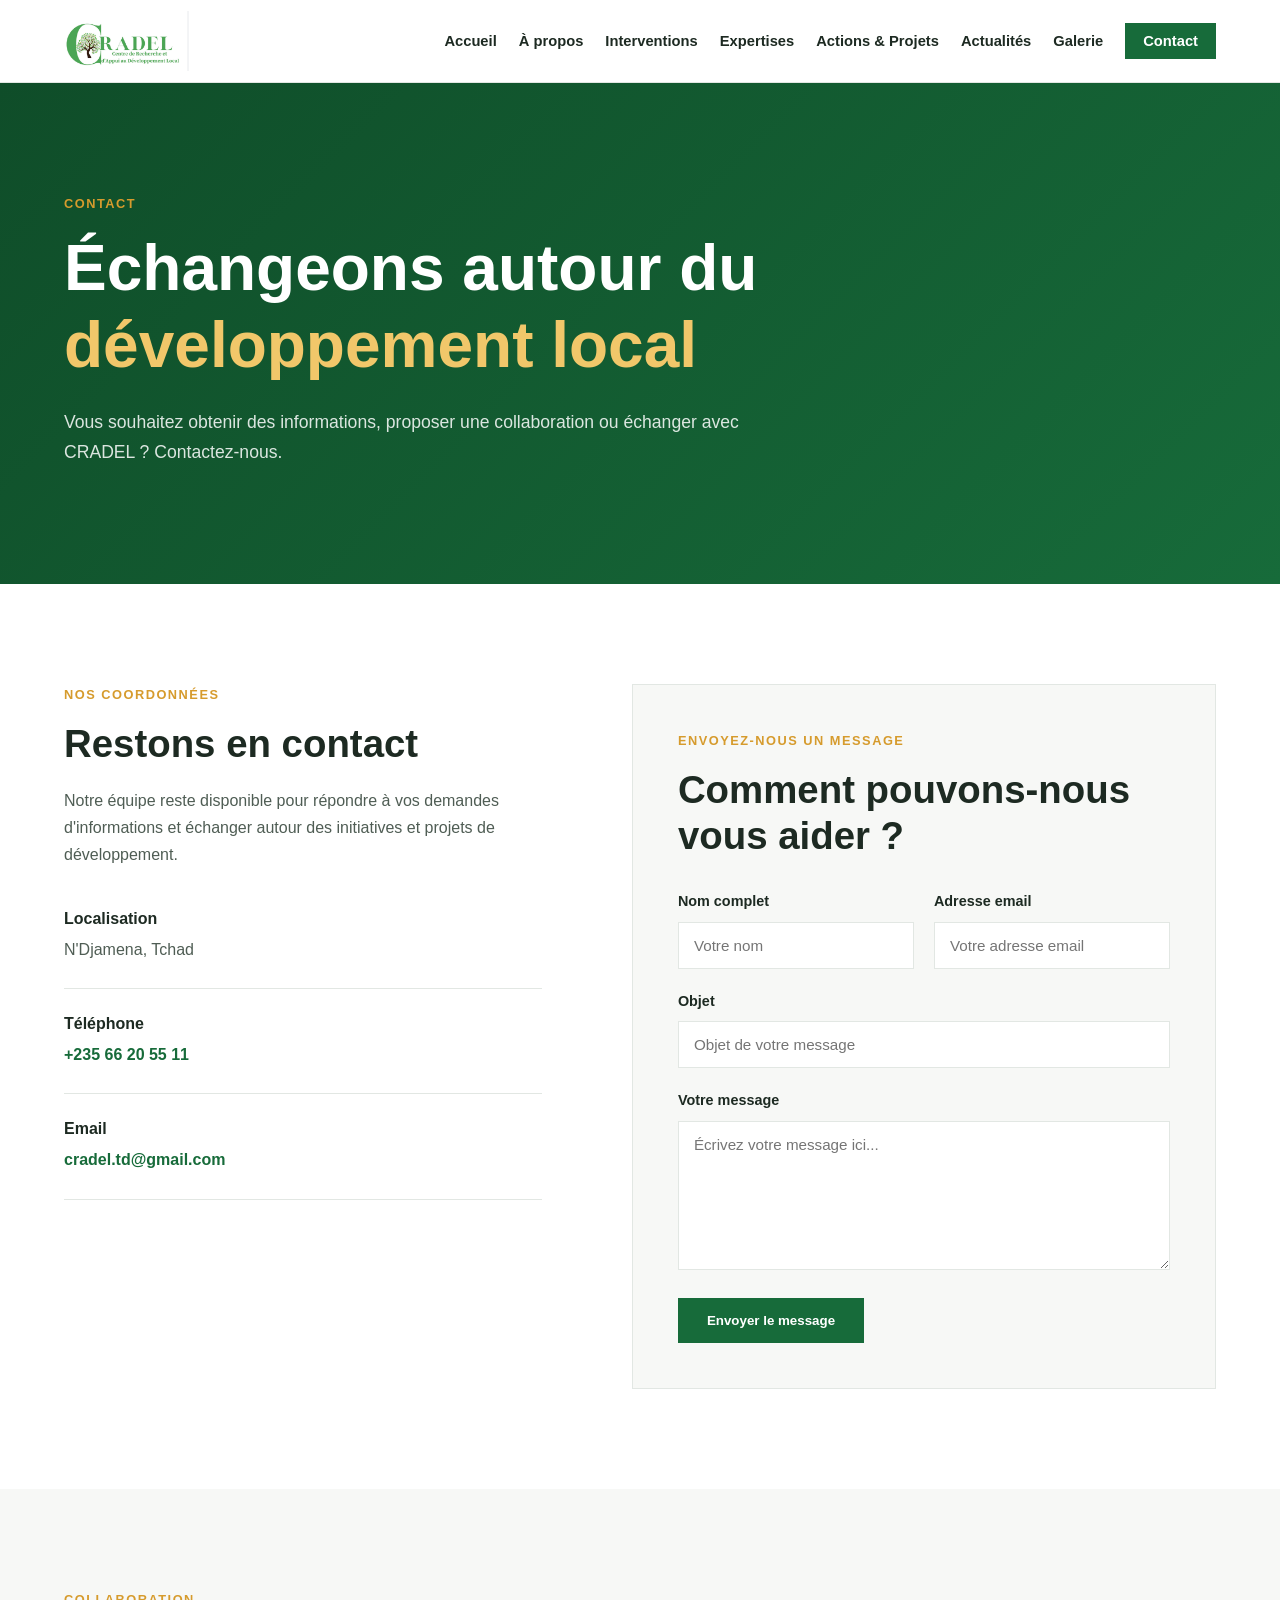
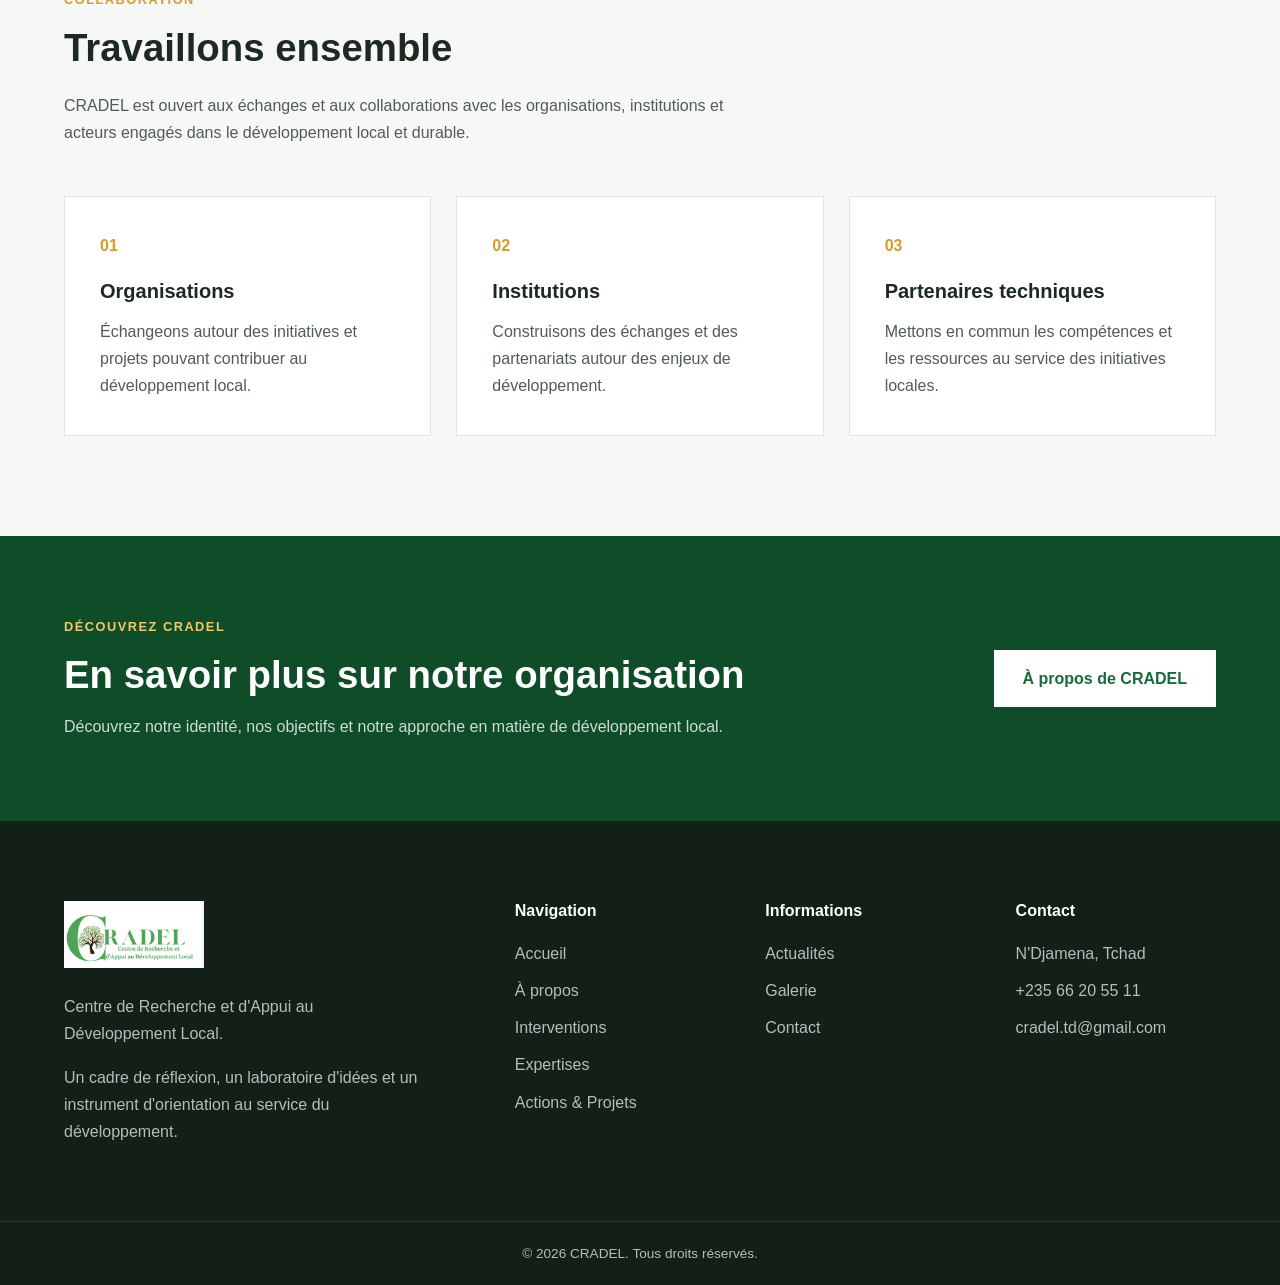
<file: contact.html>
<!DOCTYPE html>
<html lang="fr">
<head>
    <meta charset="UTF-8">
    <meta name="viewport" content="width=device-width, initial-scale=1.0">

    <meta name="description"
        content="Contactez le Centre de Recherche et d'Appui au Développement Local - CRADEL.">

    <title>Contact | CRADEL</title>

    <link rel="stylesheet" href="css/style.css">
    <link rel="stylesheet" href="css/responsive.css">
</head>

<body>

    <!-- HEADER -->
    <header class="header">
        <div class="container header-container">

            <a href="index.html" class="logo">
                <img src="assets/images/logo.png" alt="Logo CRADEL">
            </a>

            <nav class="navbar" id="navbar">
                <ul class="nav-links">
                    <li><a href="index.html">Accueil</a></li>
                    <li><a href="apropos.html">À propos</a></li>
                    <li><a href="interventions.html">Interventions</a></li>
                    <li><a href="expertises.html">Expertises</a></li>
                    <li><a href="projets.html">Actions & Projets</a></li>
                    <li><a href="actualites.html">Actualités</a></li>
                    <li><a href="galerie.html">Galerie</a></li>
                    <li>
                        <a href="contact.html" class="nav-contact active">
                            Contact
                        </a>
                    </li>
                </ul>
            </nav>

            <button class="menu-toggle" id="menu-toggle" aria-label="Ouvrir le menu">
                <span></span>
                <span></span>
                <span></span>
            </button>

        </div>
    </header>


    <main>

        <!-- PAGE HERO -->
        <section class="page-hero">

            <div class="container">

                <p class="section-eyebrow">
                    CONTACT
                </p>

                <h1>
                    Échangeons autour du
                    <span>développement local</span>
                </h1>

                <p>
                    Vous souhaitez obtenir des informations, proposer une
                    collaboration ou échanger avec CRADEL ? Contactez-nous.
                </p>

            </div>

        </section>


        <!-- CONTACT PRINCIPAL -->
        <section class="section">

            <div class="container contact-page-grid">

                <!-- INFORMATIONS -->
                <div class="contact-info">

                    <p class="section-eyebrow">
                        NOS COORDONNÉES
                    </p>

                    <h2>
                        Restons en contact
                    </h2>

                    <p>
                        Notre équipe reste disponible pour répondre à vos
                        demandes d'informations et échanger autour des
                        initiatives et projets de développement.
                    </p>


                    <div class="contact-details">

                        <div class="contact-detail">

                            <h3>Localisation</h3>

                            <p>
                                N'Djamena, Tchad
                            </p>

                        </div>


                        <div class="contact-detail">

                            <h3>Téléphone</h3>

                            <p>
                                <a href="tel:+23566205511">
                                    +235 66 20 55 11
                                </a>
                            </p>

                        </div>


                        <div class="contact-detail">

                            <h3>Email</h3>

                            <p>
                                <a href="mailto:cradel.td@gmail.com">
                                    cradel.td@gmail.com
                                </a>
                            </p>

                        </div>

                    </div>

                </div>


                <!-- FORMULAIRE -->
                <div class="contact-form-container">

                    <p class="section-eyebrow">
                        ENVOYEZ-NOUS UN MESSAGE
                    </p>

                    <h2>
                        Comment pouvons-nous vous aider ?
                    </h2>

                    <form class="contact-form">

                        <div class="form-row">

                            <div class="form-group">

                                <label for="name">
                                    Nom complet
                                </label>

                                <input
                                    type="text"
                                    id="name"
                                    name="name"
                                    placeholder="Votre nom"
                                    required
                                >

                            </div>


                            <div class="form-group">

                                <label for="email">
                                    Adresse email
                                </label>

                                <input
                                    type="email"
                                    id="email"
                                    name="email"
                                    placeholder="Votre adresse email"
                                    required
                                >

                            </div>

                        </div>


                        <div class="form-group">

                            <label for="subject">
                                Objet
                            </label>

                            <input
                                type="text"
                                id="subject"
                                name="subject"
                                placeholder="Objet de votre message"
                                required
                            >

                        </div>


                        <div class="form-group">

                            <label for="message">
                                Votre message
                            </label>

                            <textarea
                                id="message"
                                name="message"
                                rows="7"
                                placeholder="Écrivez votre message ici..."
                                required
                            ></textarea>

                        </div>


                        <button type="submit" class="btn btn-primary">
                            Envoyer le message
                        </button>

                    </form>

                </div>

            </div>

        </section>


        <!-- COLLABORATION -->
        <section class="section section-light">

            <div class="container contact-collaboration">

                <div class="section-heading">

                    <p class="section-eyebrow">
                        COLLABORATION
                    </p>

                    <h2>
                        Travaillons ensemble
                    </h2>

                    <p>
                        CRADEL est ouvert aux échanges et aux collaborations
                        avec les organisations, institutions et acteurs engagés
                        dans le développement local et durable.
                    </p>

                </div>


                <div class="collaboration-grid">

                    <article class="collaboration-card">

                        <span>01</span>

                        <h3>
                            Organisations
                        </h3>

                        <p>
                            Échangeons autour des initiatives et projets
                            pouvant contribuer au développement local.
                        </p>

                    </article>


                    <article class="collaboration-card">

                        <span>02</span>

                        <h3>
                            Institutions
                        </h3>

                        <p>
                            Construisons des échanges et des partenariats autour
                            des enjeux de développement.
                        </p>

                    </article>


                    <article class="collaboration-card">

                        <span>03</span>

                        <h3>
                            Partenaires techniques
                        </h3>

                        <p>
                            Mettons en commun les compétences et les ressources
                            au service des initiatives locales.
                        </p>

                    </article>

                </div>

            </div>

        </section>


        <!-- CTA -->
        <section class="cta-section">

            <div class="container cta-container">

                <div>

                    <p class="section-eyebrow">
                        DÉCOUVREZ CRADEL
                    </p>

                    <h2>
                        En savoir plus sur notre organisation
                    </h2>

                    <p>
                        Découvrez notre identité, nos objectifs et notre
                        approche en matière de développement local.
                    </p>

                </div>

                <a href="apropos.html" class="btn btn-white">
                    À propos de CRADEL
                </a>

            </div>

        </section>

    </main>


    <!-- FOOTER -->
    <footer class="footer">

        <div class="container footer-container">

            <div class="footer-brand">

                <img src="assets/images/logo.png" alt="Logo CRADEL">

                <p>
                    Centre de Recherche et d'Appui au Développement Local.
                </p>

                <p>
                    Un cadre de réflexion, un laboratoire d'idées et un
                    instrument d'orientation au service du développement.
                </p>

            </div>


            <div class="footer-column">

                <h3>Navigation</h3>

                <ul>
                    <li><a href="index.html">Accueil</a></li>
                    <li><a href="apropos.html">À propos</a></li>
                    <li><a href="interventions.html">Interventions</a></li>
                    <li><a href="expertises.html">Expertises</a></li>
                    <li><a href="projets.html">Actions & Projets</a></li>
                </ul>

            </div>


            <div class="footer-column">

                <h3>Informations</h3>

                <ul>
                    <li><a href="actualites.html">Actualités</a></li>
                    <li><a href="galerie.html">Galerie</a></li>
                    <li><a href="contact.html">Contact</a></li>
                </ul>

            </div>


            <div class="footer-column footer-contact">

                <h3>Contact</h3>

                <p>N'Djamena, Tchad</p>
                <p>+235 66 20 55 11</p>

                <p>
                    <a href="mailto:cradel.td@gmail.com">
                        cradel.td@gmail.com
                    </a>
                </p>

            </div>

        </div>


        <div class="footer-bottom">

            <div class="container">

                <p>
                    &copy; <span id="current-year"></span> CRADEL.
                    Tous droits réservés.
                </p>

            </div>

        </div>

    </footer>


    <script src="js/script.js"></script>

</body>
</html>
</file>
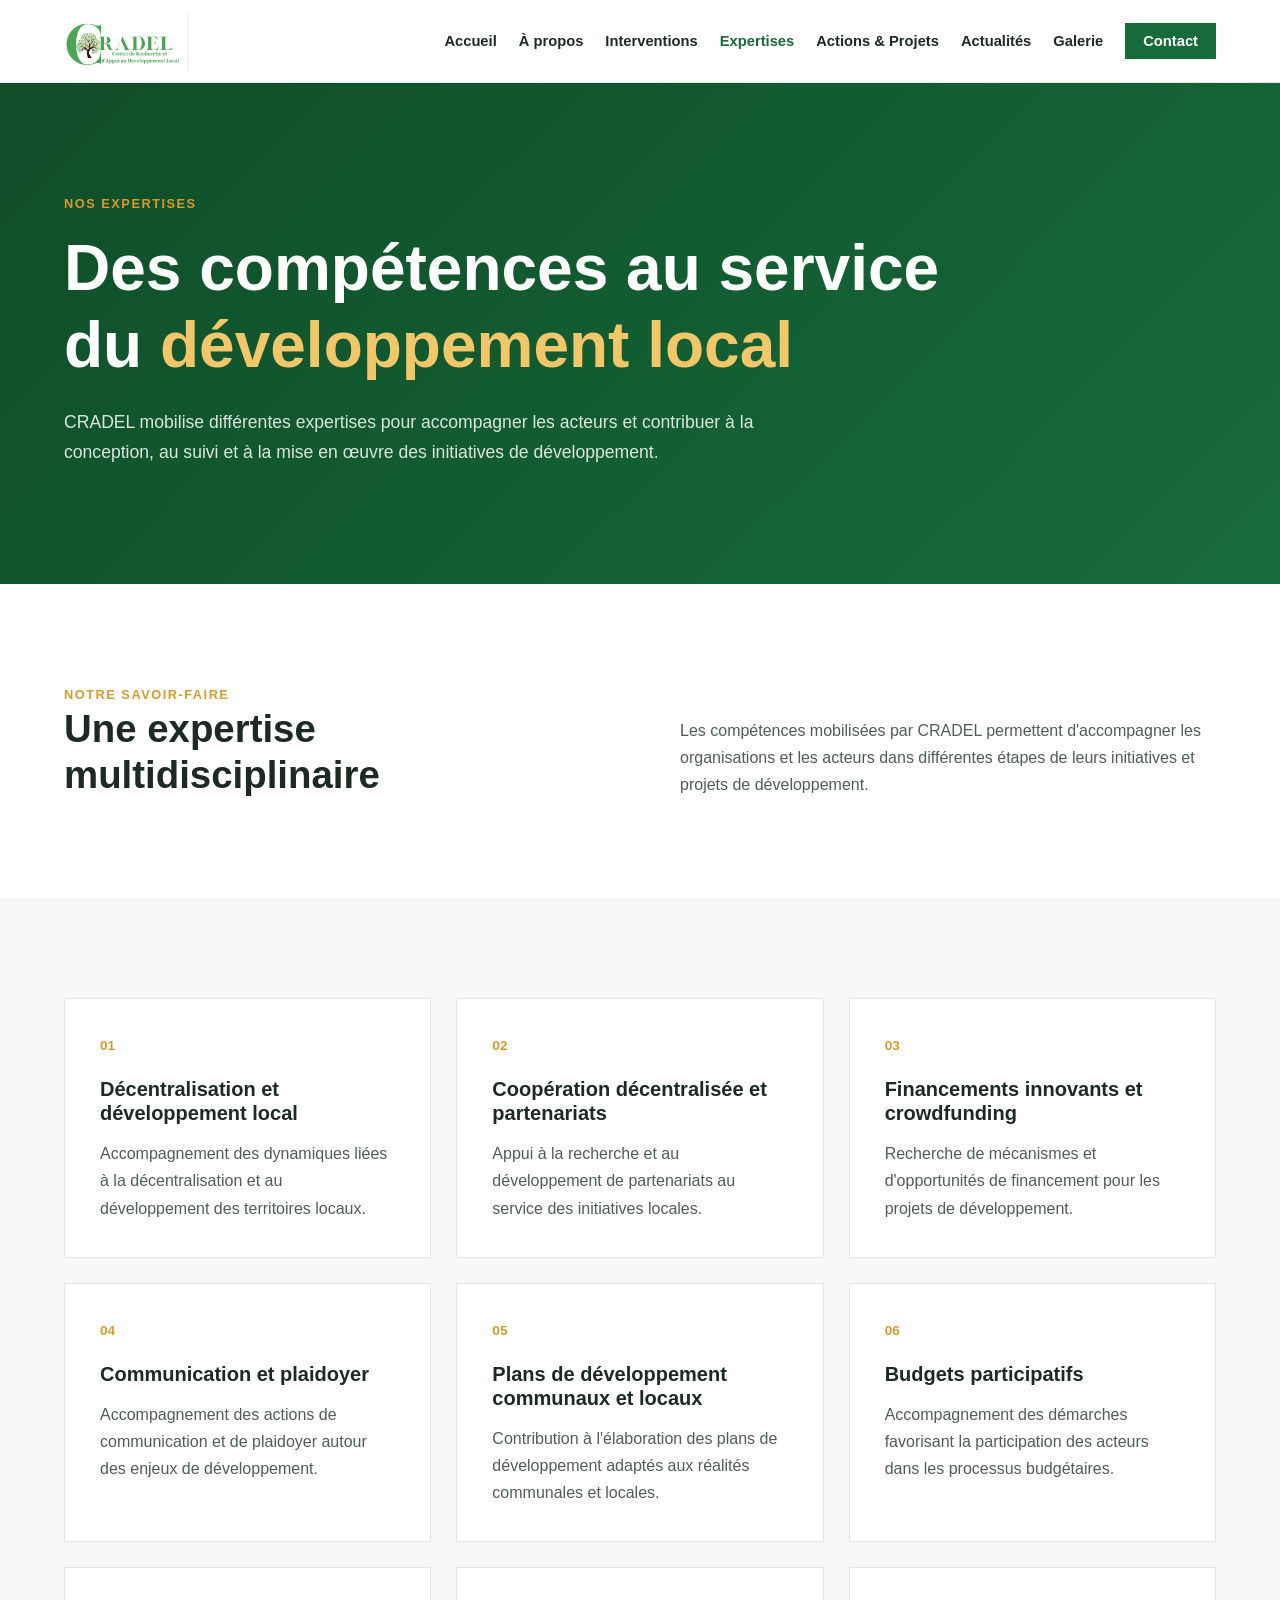
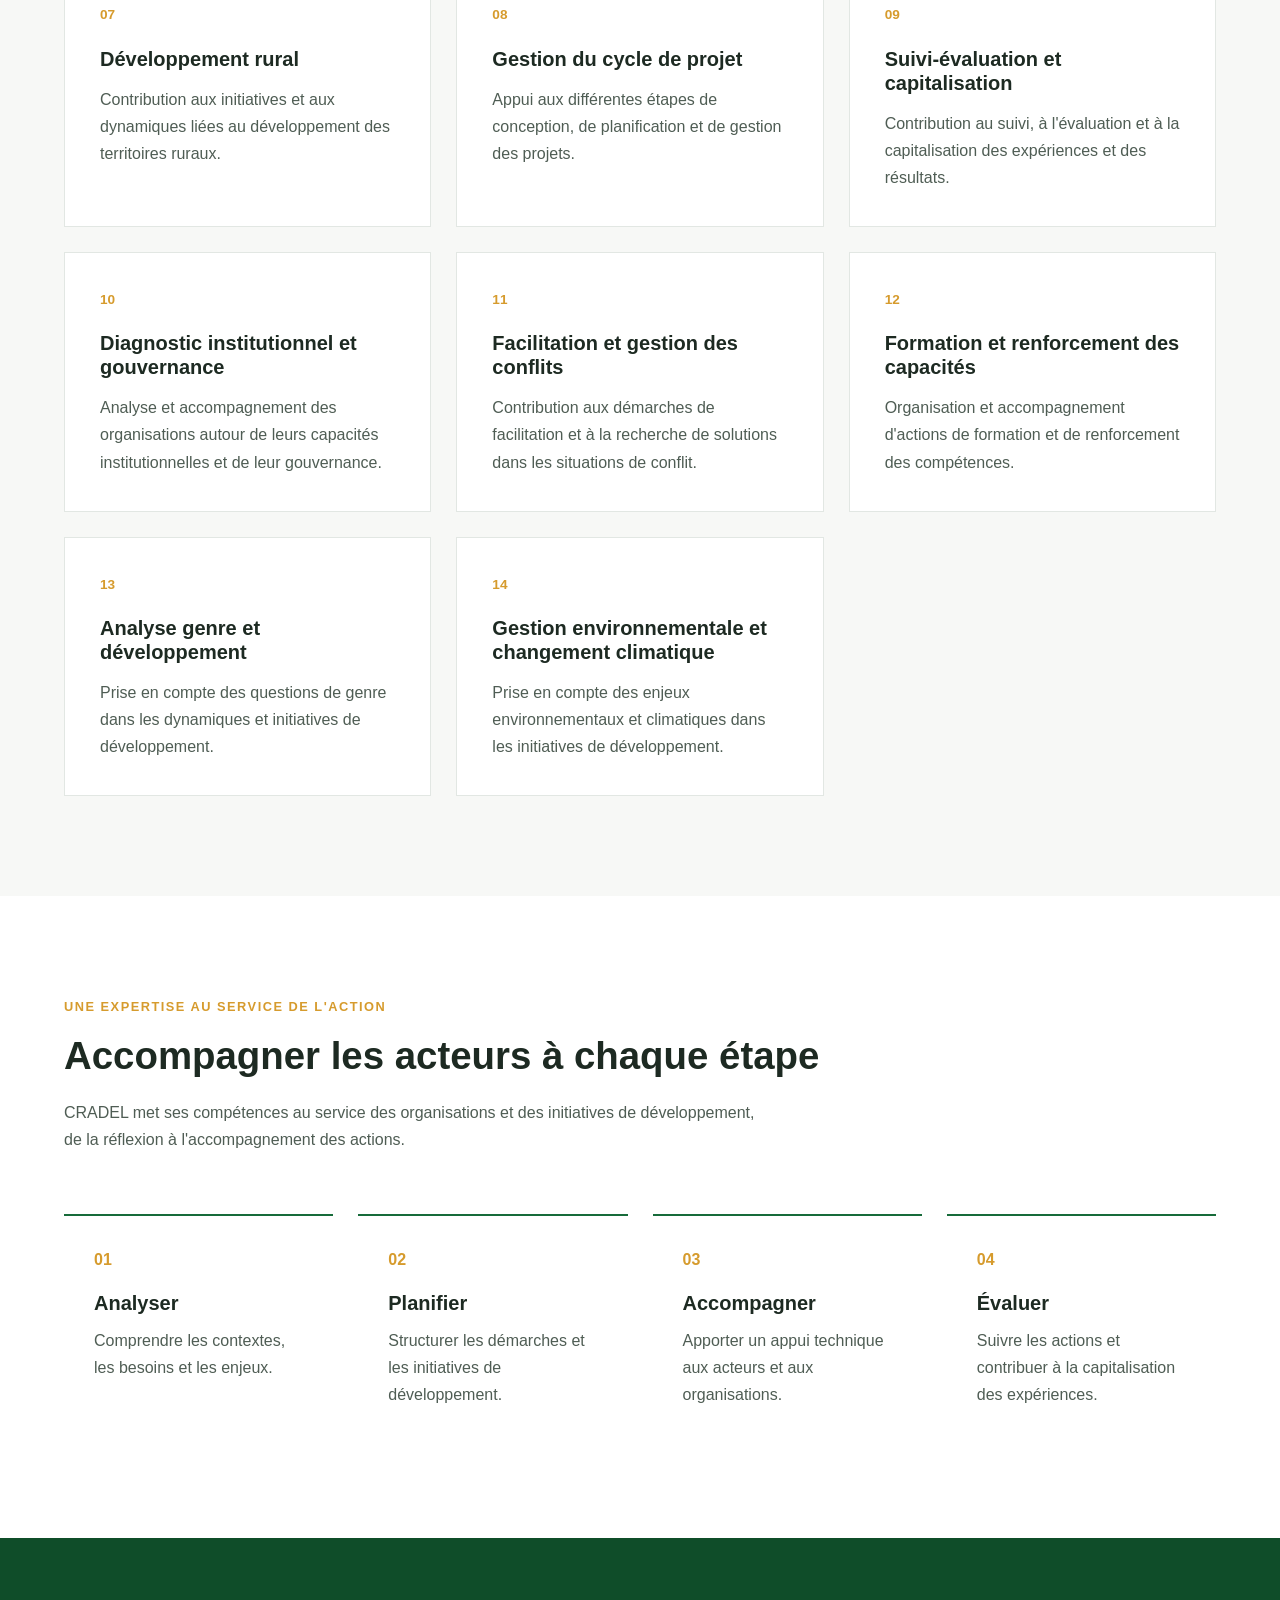
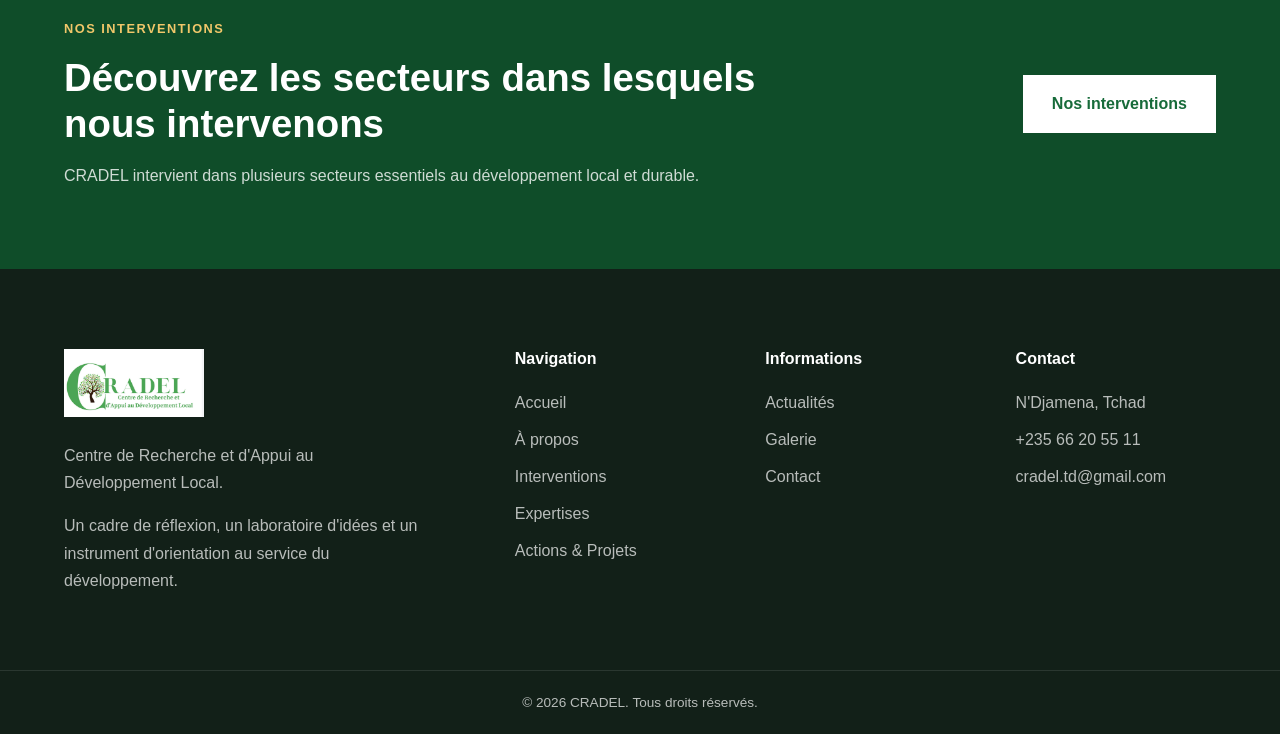
<file: expertises.html>
<!DOCTYPE html>
<html lang="fr">
<head>
    <meta charset="UTF-8">
    <meta name="viewport" content="width=device-width, initial-scale=1.0">

    <meta name="description"
        content="Découvrez les expertises du Centre de Recherche et d'Appui au Développement Local - CRADEL.">

    <title>Nos expertises | CRADEL</title>

    <link rel="stylesheet" href="css/style.css">
    <link rel="stylesheet" href="css/responsive.css">
</head>

<body>

    <!-- HEADER -->
    <header class="header">
        <div class="container header-container">

            <a href="index.html" class="logo">
                <img src="assets/images/logo.png" alt="Logo CRADEL">
            </a>

            <nav class="navbar" id="navbar">
                <ul class="nav-links">
                    <li><a href="index.html">Accueil</a></li>
                    <li><a href="apropos.html">À propos</a></li>
                    <li><a href="interventions.html">Interventions</a></li>
                    <li>
                        <a href="expertises.html" class="active">
                            Expertises
                        </a>
                    </li>
                    <li><a href="projets.html">Actions & Projets</a></li>
                    <li><a href="actualites.html">Actualités</a></li>
                    <li><a href="galerie.html">Galerie</a></li>
                    <li>
                        <a href="contact.html" class="nav-contact">
                            Contact
                        </a>
                    </li>
                </ul>
            </nav>

            <button class="menu-toggle" id="menu-toggle" aria-label="Ouvrir le menu">
                <span></span>
                <span></span>
                <span></span>
            </button>

        </div>
    </header>


    <main>

        <!-- PAGE HERO -->
        <section class="page-hero">

            <div class="container">

                <p class="section-eyebrow">
                    NOS EXPERTISES
                </p>

                <h1>
                    Des compétences au service du
                    <span>développement local</span>
                </h1>

                <p>
                    CRADEL mobilise différentes expertises pour accompagner les
                    acteurs et contribuer à la conception, au suivi et à la
                    mise en œuvre des initiatives de développement.
                </p>

            </div>

        </section>


        <!-- INTRODUCTION -->
        <section class="section">

            <div class="container expertise-page-intro">

                <div>

                    <p class="section-eyebrow">
                        NOTRE SAVOIR-FAIRE
                    </p>

                    <h2>
                        Une expertise multidisciplinaire
                    </h2>

                </div>

                <p>
                    Les compétences mobilisées par CRADEL permettent
                    d'accompagner les organisations et les acteurs dans
                    différentes étapes de leurs initiatives et projets de
                    développement.
                </p>

            </div>

        </section>


        <!-- EXPERTISES PRINCIPALES -->
        <section class="section section-light">

            <div class="container">

                <div class="expertise-page-grid">

                    <article class="expertise-page-card">

                        <span class="expertise-number">01</span>

                        <h3>
                            Décentralisation et développement local
                        </h3>

                        <p>
                            Accompagnement des dynamiques liées à la
                            décentralisation et au développement des territoires
                            locaux.
                        </p>

                    </article>


                    <article class="expertise-page-card">

                        <span class="expertise-number">02</span>

                        <h3>
                            Coopération décentralisée et partenariats
                        </h3>

                        <p>
                            Appui à la recherche et au développement de
                            partenariats au service des initiatives locales.
                        </p>

                    </article>


                    <article class="expertise-page-card">

                        <span class="expertise-number">03</span>

                        <h3>
                            Financements innovants et crowdfunding
                        </h3>

                        <p>
                            Recherche de mécanismes et d'opportunités de
                            financement pour les projets de développement.
                        </p>

                    </article>


                    <article class="expertise-page-card">

                        <span class="expertise-number">04</span>

                        <h3>
                            Communication et plaidoyer
                        </h3>

                        <p>
                            Accompagnement des actions de communication et de
                            plaidoyer autour des enjeux de développement.
                        </p>

                    </article>


                    <article class="expertise-page-card">

                        <span class="expertise-number">05</span>

                        <h3>
                            Plans de développement communaux et locaux
                        </h3>

                        <p>
                            Contribution à l'élaboration des plans de
                            développement adaptés aux réalités communales et
                            locales.
                        </p>

                    </article>


                    <article class="expertise-page-card">

                        <span class="expertise-number">06</span>

                        <h3>
                            Budgets participatifs
                        </h3>

                        <p>
                            Accompagnement des démarches favorisant la
                            participation des acteurs dans les processus
                            budgétaires.
                        </p>

                    </article>


                    <article class="expertise-page-card">

                        <span class="expertise-number">07</span>

                        <h3>
                            Développement rural
                        </h3>

                        <p>
                            Contribution aux initiatives et aux dynamiques liées
                            au développement des territoires ruraux.
                        </p>

                    </article>


                    <article class="expertise-page-card">

                        <span class="expertise-number">08</span>

                        <h3>
                            Gestion du cycle de projet
                        </h3>

                        <p>
                            Appui aux différentes étapes de conception, de
                            planification et de gestion des projets.
                        </p>

                    </article>


                    <article class="expertise-page-card">

                        <span class="expertise-number">09</span>

                        <h3>
                            Suivi-évaluation et capitalisation
                        </h3>

                        <p>
                            Contribution au suivi, à l'évaluation et à la
                            capitalisation des expériences et des résultats.
                        </p>

                    </article>


                    <article class="expertise-page-card">

                        <span class="expertise-number">10</span>

                        <h3>
                            Diagnostic institutionnel et gouvernance
                        </h3>

                        <p>
                            Analyse et accompagnement des organisations autour
                            de leurs capacités institutionnelles et de leur
                            gouvernance.
                        </p>

                    </article>


                    <article class="expertise-page-card">

                        <span class="expertise-number">11</span>

                        <h3>
                            Facilitation et gestion des conflits
                        </h3>

                        <p>
                            Contribution aux démarches de facilitation et à la
                            recherche de solutions dans les situations de
                            conflit.
                        </p>

                    </article>


                    <article class="expertise-page-card">

                        <span class="expertise-number">12</span>

                        <h3>
                            Formation et renforcement des capacités
                        </h3>

                        <p>
                            Organisation et accompagnement d'actions de
                            formation et de renforcement des compétences.
                        </p>

                    </article>


                    <article class="expertise-page-card">

                        <span class="expertise-number">13</span>

                        <h3>
                            Analyse genre et développement
                        </h3>

                        <p>
                            Prise en compte des questions de genre dans les
                            dynamiques et initiatives de développement.
                        </p>

                    </article>


                    <article class="expertise-page-card">

                        <span class="expertise-number">14</span>

                        <h3>
                            Gestion environnementale et changement climatique
                        </h3>

                        <p>
                            Prise en compte des enjeux environnementaux et
                            climatiques dans les initiatives de développement.
                        </p>

                    </article>

                </div>

            </div>

        </section>


        <!-- APPROCHE -->
        <section class="section">

            <div class="container">

                <div class="section-heading">

                    <p class="section-eyebrow">
                        UNE EXPERTISE AU SERVICE DE L'ACTION
                    </p>

                    <h2>
                        Accompagner les acteurs à chaque étape
                    </h2>

                    <p>
                        CRADEL met ses compétences au service des organisations
                        et des initiatives de développement, de la réflexion à
                        l'accompagnement des actions.
                    </p>

                </div>


                <div class="expertise-process">

                    <div class="process-item">

                        <span>01</span>

                        <h3>Analyser</h3>

                        <p>
                            Comprendre les contextes, les besoins et les enjeux.
                        </p>

                    </div>


                    <div class="process-item">

                        <span>02</span>

                        <h3>Planifier</h3>

                        <p>
                            Structurer les démarches et les initiatives de
                            développement.
                        </p>

                    </div>


                    <div class="process-item">

                        <span>03</span>

                        <h3>Accompagner</h3>

                        <p>
                            Apporter un appui technique aux acteurs et aux
                            organisations.
                        </p>

                    </div>


                    <div class="process-item">

                        <span>04</span>

                        <h3>Évaluer</h3>

                        <p>
                            Suivre les actions et contribuer à la capitalisation
                            des expériences.
                        </p>

                    </div>

                </div>

            </div>

        </section>


        <!-- CTA -->
        <section class="cta-section">

            <div class="container cta-container">

                <div>

                    <p class="section-eyebrow">
                        NOS INTERVENTIONS
                    </p>

                    <h2>
                        Découvrez les secteurs dans lesquels nous intervenons
                    </h2>

                    <p>
                        CRADEL intervient dans plusieurs secteurs essentiels au
                        développement local et durable.
                    </p>

                </div>

                <a href="interventions.html" class="btn btn-white">
                    Nos interventions
                </a>

            </div>

        </section>

    </main>


    <!-- FOOTER -->
    <footer class="footer">

        <div class="container footer-container">

            <div class="footer-brand">

                <img src="assets/images/logo.png" alt="Logo CRADEL">

                <p>
                    Centre de Recherche et d'Appui au Développement Local.
                </p>

                <p>
                    Un cadre de réflexion, un laboratoire d'idées et un
                    instrument d'orientation au service du développement.
                </p>

            </div>


            <div class="footer-column">

                <h3>Navigation</h3>

                <ul>
                    <li><a href="index.html">Accueil</a></li>
                    <li><a href="apropos.html">À propos</a></li>
                    <li><a href="interventions.html">Interventions</a></li>
                    <li><a href="expertises.html">Expertises</a></li>
                    <li><a href="projets.html">Actions & Projets</a></li>
                </ul>

            </div>


            <div class="footer-column">

                <h3>Informations</h3>

                <ul>
                    <li><a href="actualites.html">Actualités</a></li>
                    <li><a href="galerie.html">Galerie</a></li>
                    <li><a href="contact.html">Contact</a></li>
                </ul>

            </div>


            <div class="footer-column footer-contact">

                <h3>Contact</h3>

                <p>N'Djamena, Tchad</p>
                <p>+235 66 20 55 11</p>

                <p>
                    <a href="mailto:cradel.td@gmail.com">
                        cradel.td@gmail.com
                    </a>
                </p>

            </div>

        </div>


        <div class="footer-bottom">

            <div class="container">

                <p>
                    &copy; <span id="current-year"></span> CRADEL.
                    Tous droits réservés.
                </p>

            </div>

        </div>

    </footer>


    <script src="js/script.js"></script>

</body>
</html>
</file>
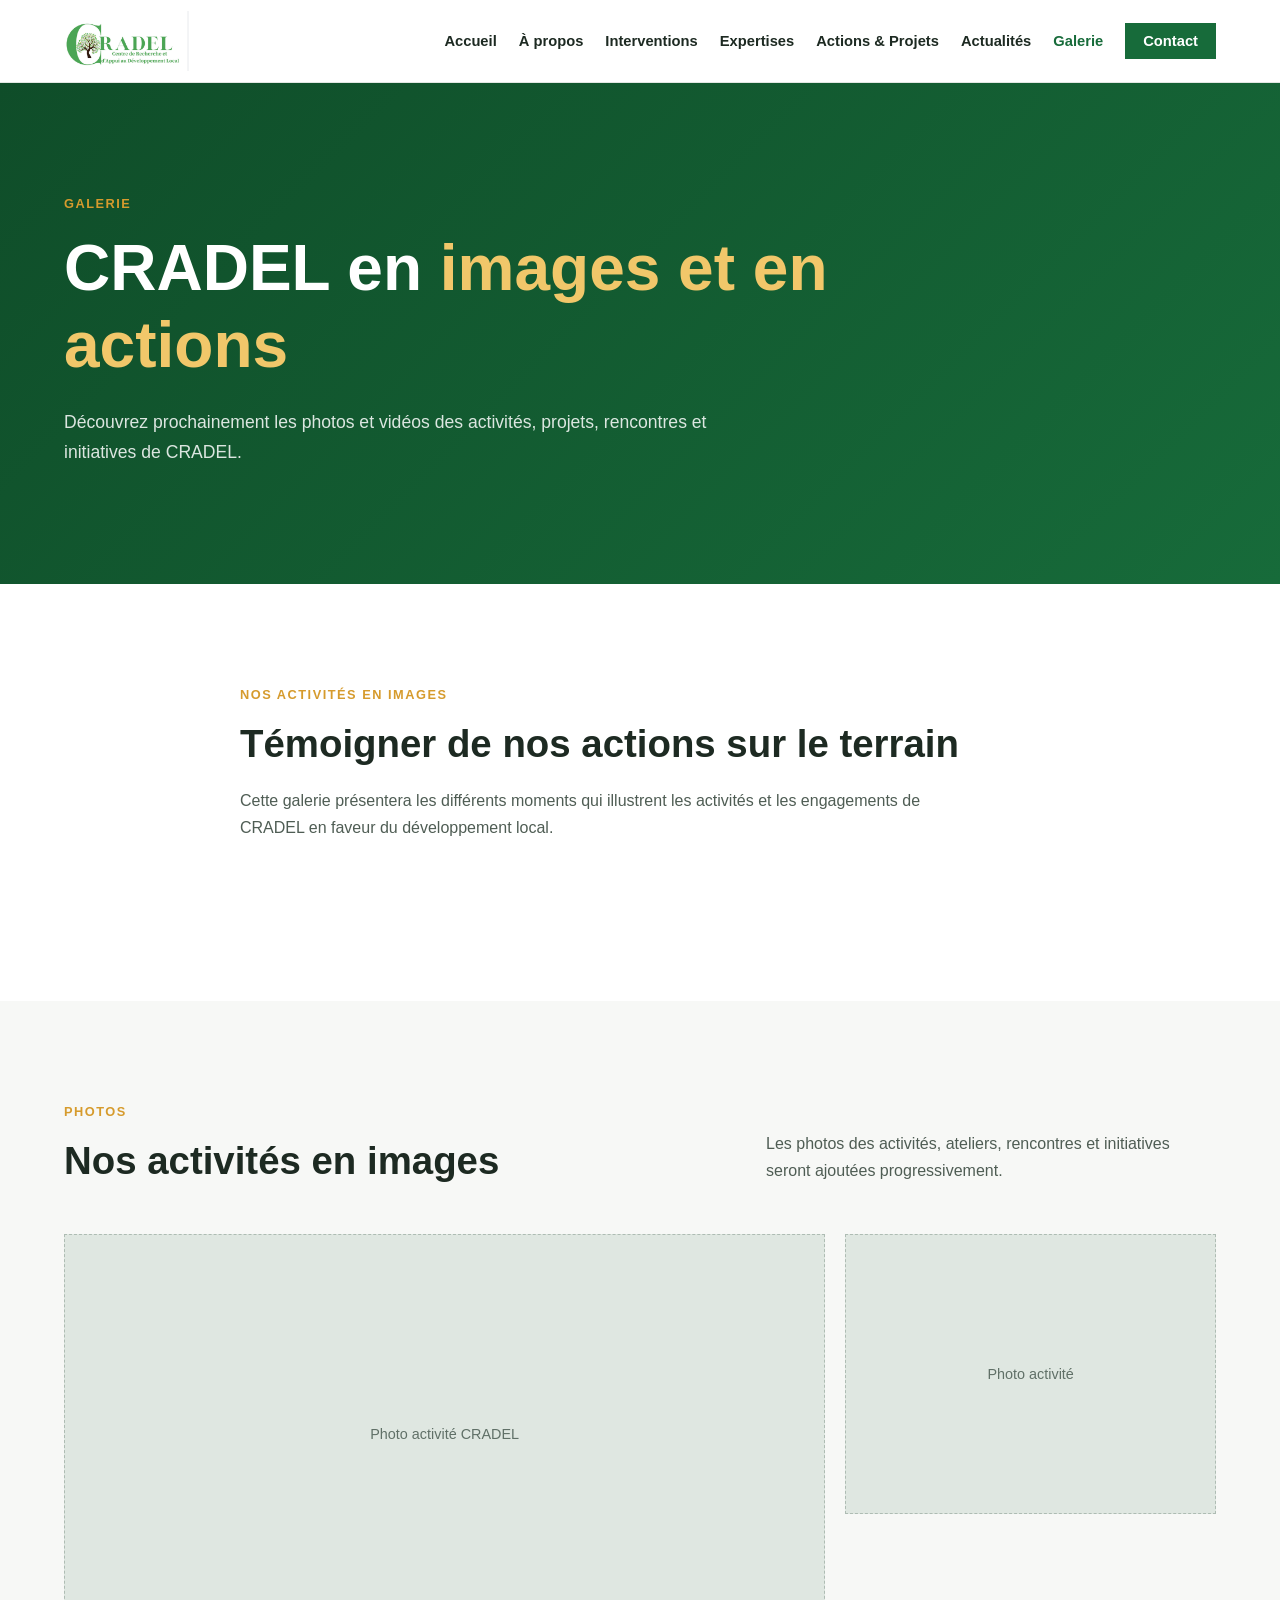
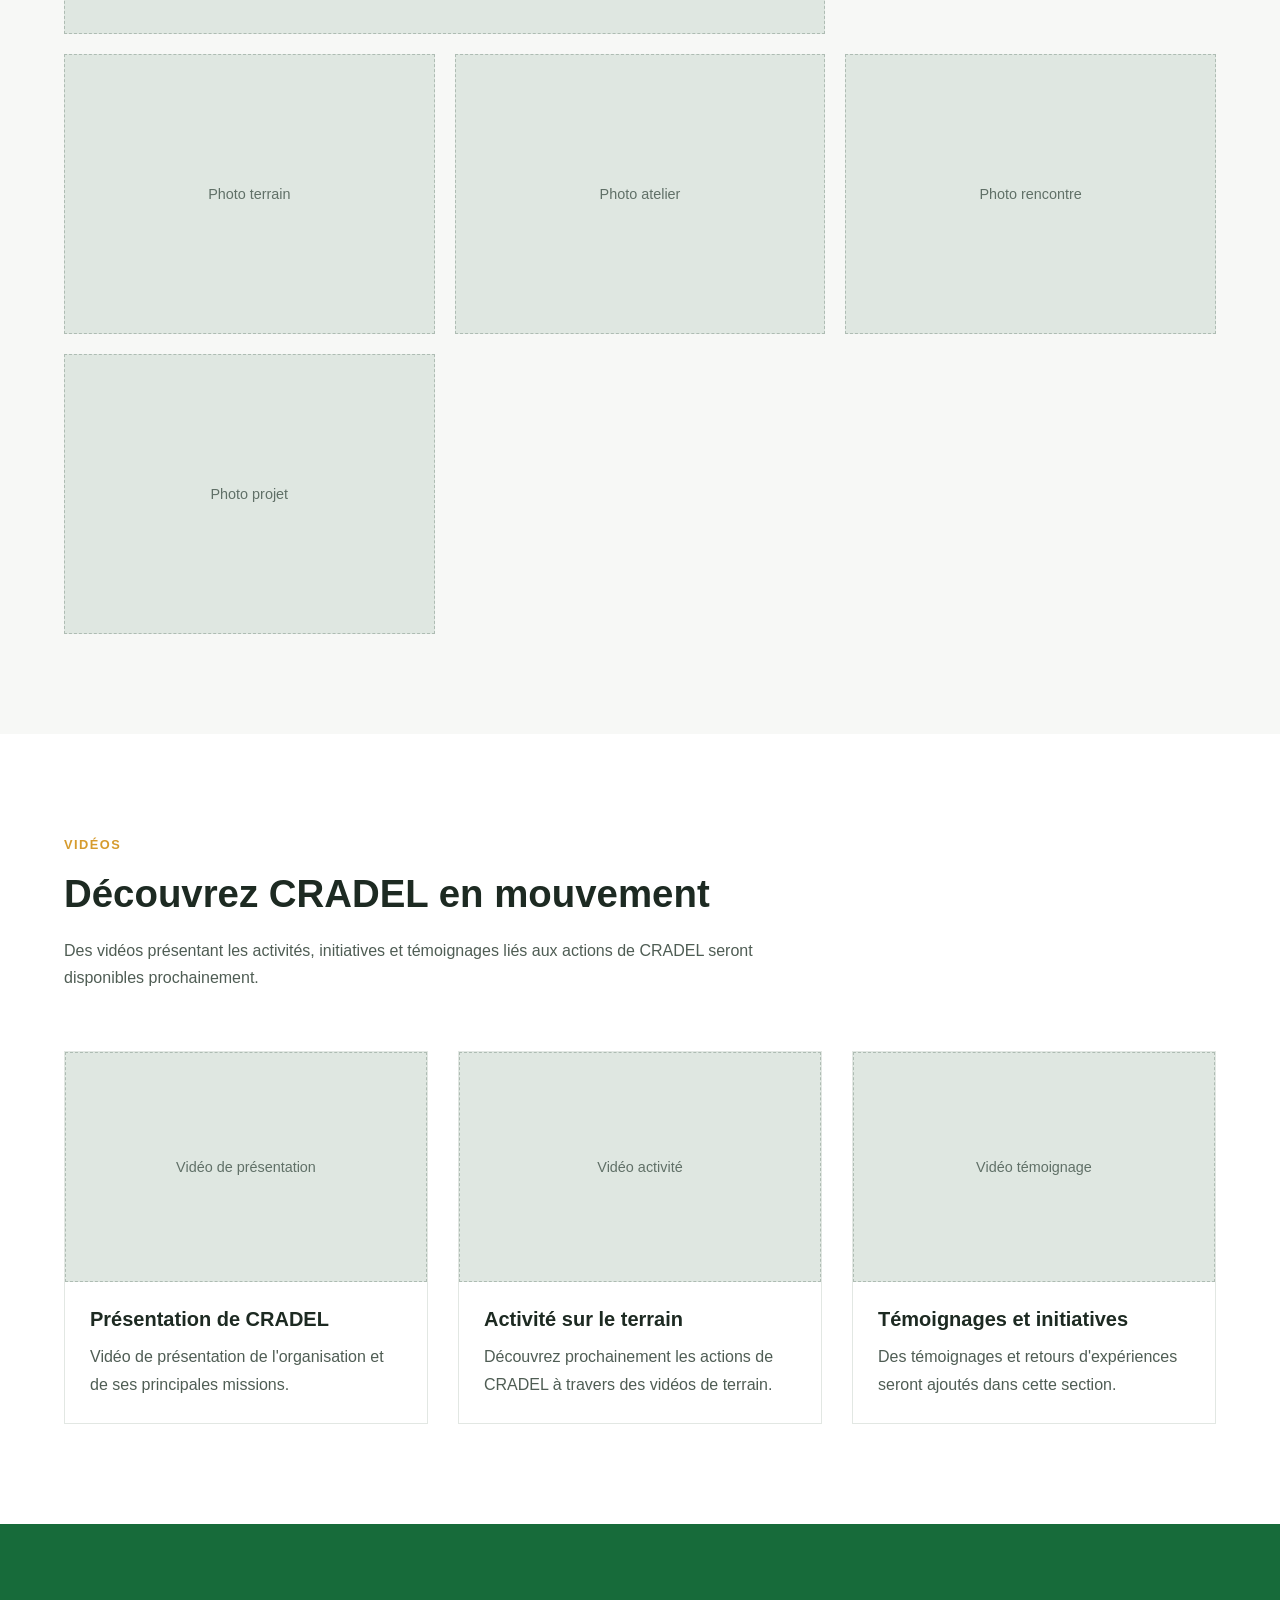
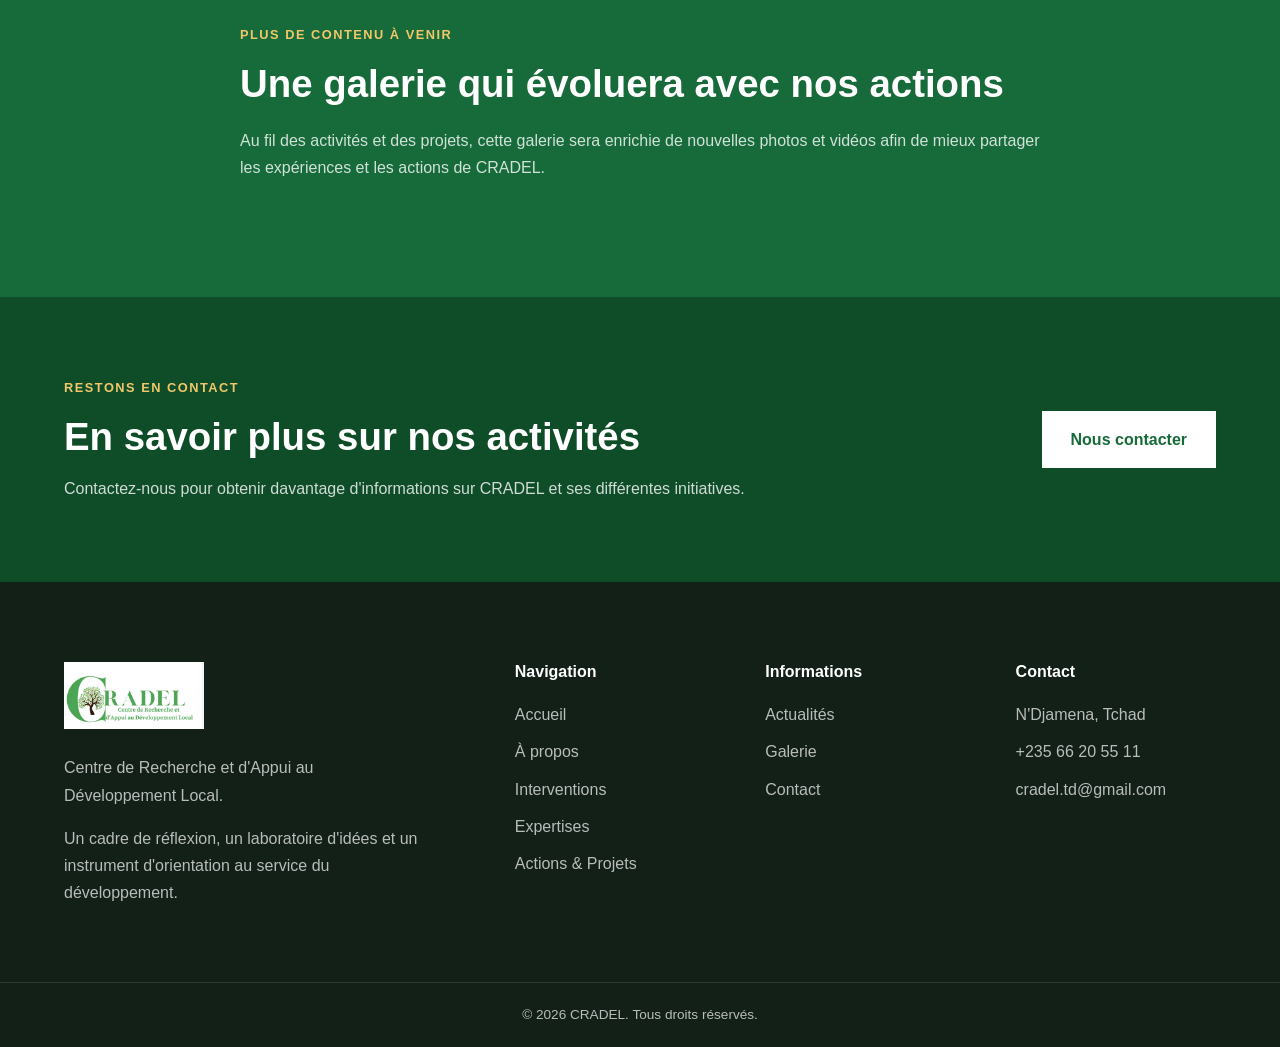
<file: galerie.html>
<!DOCTYPE html>
<html lang="fr">
<head>
    <meta charset="UTF-8">
    <meta name="viewport" content="width=device-width, initial-scale=1.0">

    <meta name="description"
        content="Découvrez en images les activités, actions et initiatives du Centre de Recherche et d'Appui au Développement Local - CRADEL.">

    <title>Galerie | CRADEL</title>

    <link rel="stylesheet" href="css/style.css">
    <link rel="stylesheet" href="css/responsive.css">
</head>

<body>

    <!-- HEADER -->
    <header class="header">
        <div class="container header-container">

            <a href="index.html" class="logo">
                <img src="assets/images/logo.png" alt="Logo CRADEL">
            </a>

            <nav class="navbar" id="navbar">
                <ul class="nav-links">
                    <li><a href="index.html">Accueil</a></li>
                    <li><a href="apropos.html">À propos</a></li>
                    <li><a href="interventions.html">Interventions</a></li>
                    <li><a href="expertises.html">Expertises</a></li>
                    <li><a href="projets.html">Actions & Projets</a></li>
                    <li><a href="actualites.html">Actualités</a></li>
                    <li>
                        <a href="galerie.html" class="active">
                            Galerie
                        </a>
                    </li>
                    <li>
                        <a href="contact.html" class="nav-contact">
                            Contact
                        </a>
                    </li>
                </ul>
            </nav>

            <button class="menu-toggle" id="menu-toggle" aria-label="Ouvrir le menu">
                <span></span>
                <span></span>
                <span></span>
            </button>

        </div>
    </header>


    <main>

        <!-- PAGE HERO -->
        <section class="page-hero">

            <div class="container">

                <p class="section-eyebrow">
                    GALERIE
                </p>

                <h1>
                    CRADEL en
                    <span>images et en actions</span>
                </h1>

                <p>
                    Découvrez prochainement les photos et vidéos des activités,
                    projets, rencontres et initiatives de CRADEL.
                </p>

            </div>

        </section>


        <!-- INTRODUCTION -->
        <section class="section">

            <div class="container section-heading">

                <p class="section-eyebrow">
                    NOS ACTIVITÉS EN IMAGES
                </p>

                <h2>
                    Témoigner de nos actions sur le terrain
                </h2>

                <p>
                    Cette galerie présentera les différents moments qui
                    illustrent les activités et les engagements de CRADEL en
                    faveur du développement local.
                </p>

            </div>

        </section>


        <!-- GALERIE PHOTOS -->
        <section class="section section-light">

            <div class="container">

                <div class="gallery-header">

                    <div>

                        <p class="section-eyebrow">
                            PHOTOS
                        </p>

                        <h2>
                            Nos activités en images
                        </h2>

                    </div>

                    <p>
                        Les photos des activités, ateliers, rencontres et
                        initiatives seront ajoutées progressivement.
                    </p>

                </div>


                <div class="gallery-grid">

                    <!-- IMAGE 01 -->
                    <div class="gallery-item gallery-item-large">
                        <div class="media-placeholder gallery-placeholder">
                            <span>Photo activité CRADEL</span>
                        </div>
                    </div>


                    <!-- IMAGE 02 -->
                    <div class="gallery-item">
                        <div class="media-placeholder gallery-placeholder">
                            <span>Photo activité</span>
                        </div>
                    </div>


                    <!-- IMAGE 03 -->
                    <div class="gallery-item">
                        <div class="media-placeholder gallery-placeholder">
                            <span>Photo terrain</span>
                        </div>
                    </div>


                    <!-- IMAGE 04 -->
                    <div class="gallery-item">
                        <div class="media-placeholder gallery-placeholder">
                            <span>Photo atelier</span>
                        </div>
                    </div>


                    <!-- IMAGE 05 -->
                    <div class="gallery-item">
                        <div class="media-placeholder gallery-placeholder">
                            <span>Photo rencontre</span>
                        </div>
                    </div>


                    <!-- IMAGE 06 -->
                    <div class="gallery-item">
                        <div class="media-placeholder gallery-placeholder">
                            <span>Photo projet</span>
                        </div>
                    </div>

                </div>

            </div>

        </section>


        <!-- GALERIE VIDÉOS -->
        <section class="section">

            <div class="container">

                <div class="section-heading">

                    <p class="section-eyebrow">
                        VIDÉOS
                    </p>

                    <h2>
                        Découvrez CRADEL en mouvement
                    </h2>

                    <p>
                        Des vidéos présentant les activités, initiatives et
                        témoignages liés aux actions de CRADEL seront disponibles
                        prochainement.
                    </p>

                </div>


                <div class="video-grid">

                    <!-- VIDEO 01 -->
                    <article class="video-card">

                        <div class="media-placeholder video-placeholder">
                            <span>Vidéo de présentation</span>
                        </div>

                        <div class="video-content">

                            <h3>
                                Présentation de CRADEL
                            </h3>

                            <p>
                                Vidéo de présentation de l'organisation et de
                                ses principales missions.
                            </p>

                        </div>

                    </article>


                    <!-- VIDEO 02 -->
                    <article class="video-card">

                        <div class="media-placeholder video-placeholder">
                            <span>Vidéo activité</span>
                        </div>

                        <div class="video-content">

                            <h3>
                                Activité sur le terrain
                            </h3>

                            <p>
                                Découvrez prochainement les actions de CRADEL à
                                travers des vidéos de terrain.
                            </p>

                        </div>

                    </article>


                    <!-- VIDEO 03 -->
                    <article class="video-card">

                        <div class="media-placeholder video-placeholder">
                            <span>Vidéo témoignage</span>
                        </div>

                        <div class="video-content">

                            <h3>
                                Témoignages et initiatives
                            </h3>

                            <p>
                                Des témoignages et retours d'expériences seront
                                ajoutés dans cette section.
                            </p>

                        </div>

                    </article>

                </div>

            </div>

        </section>


        <!-- MESSAGE -->
        <section class="section section-green">

            <div class="container gallery-message">

                <p class="section-eyebrow">
                    PLUS DE CONTENU À VENIR
                </p>

                <h2>
                    Une galerie qui évoluera avec nos actions
                </h2>

                <p>
                    Au fil des activités et des projets, cette galerie sera
                    enrichie de nouvelles photos et vidéos afin de mieux
                    partager les expériences et les actions de CRADEL.
                </p>

            </div>

        </section>


        <!-- CTA -->
        <section class="cta-section">

            <div class="container cta-container">

                <div>

                    <p class="section-eyebrow">
                        RESTONS EN CONTACT
                    </p>

                    <h2>
                        En savoir plus sur nos activités
                    </h2>

                    <p>
                        Contactez-nous pour obtenir davantage d'informations sur
                        CRADEL et ses différentes initiatives.
                    </p>

                </div>

                <a href="contact.html" class="btn btn-white">
                    Nous contacter
                </a>

            </div>

        </section>

    </main>


    <!-- FOOTER -->
    <footer class="footer">

        <div class="container footer-container">

            <div class="footer-brand">

                <img src="assets/images/logo.png" alt="Logo CRADEL">

                <p>
                    Centre de Recherche et d'Appui au Développement Local.
                </p>

                <p>
                    Un cadre de réflexion, un laboratoire d'idées et un
                    instrument d'orientation au service du développement.
                </p>

            </div>


            <div class="footer-column">

                <h3>Navigation</h3>

                <ul>
                    <li><a href="index.html">Accueil</a></li>
                    <li><a href="apropos.html">À propos</a></li>
                    <li><a href="interventions.html">Interventions</a></li>
                    <li><a href="expertises.html">Expertises</a></li>
                    <li><a href="projets.html">Actions & Projets</a></li>
                </ul>

            </div>


            <div class="footer-column">

                <h3>Informations</h3>

                <ul>
                    <li><a href="actualites.html">Actualités</a></li>
                    <li><a href="galerie.html">Galerie</a></li>
                    <li><a href="contact.html">Contact</a></li>
                </ul>

            </div>


            <div class="footer-column footer-contact">

                <h3>Contact</h3>

                <p>N'Djamena, Tchad</p>
                <p>+235 66 20 55 11</p>

                <p>
                    <a href="mailto:cradel.td@gmail.com">
                        cradel.td@gmail.com
                    </a>
                </p>

            </div>

        </div>


        <div class="footer-bottom">

            <div class="container">

                <p>
                    &copy; <span id="current-year"></span> CRADEL.
                    Tous droits réservés.
                </p>

            </div>

        </div>

    </footer>


    <script src="js/script.js"></script>

</body>
</html>
</file>
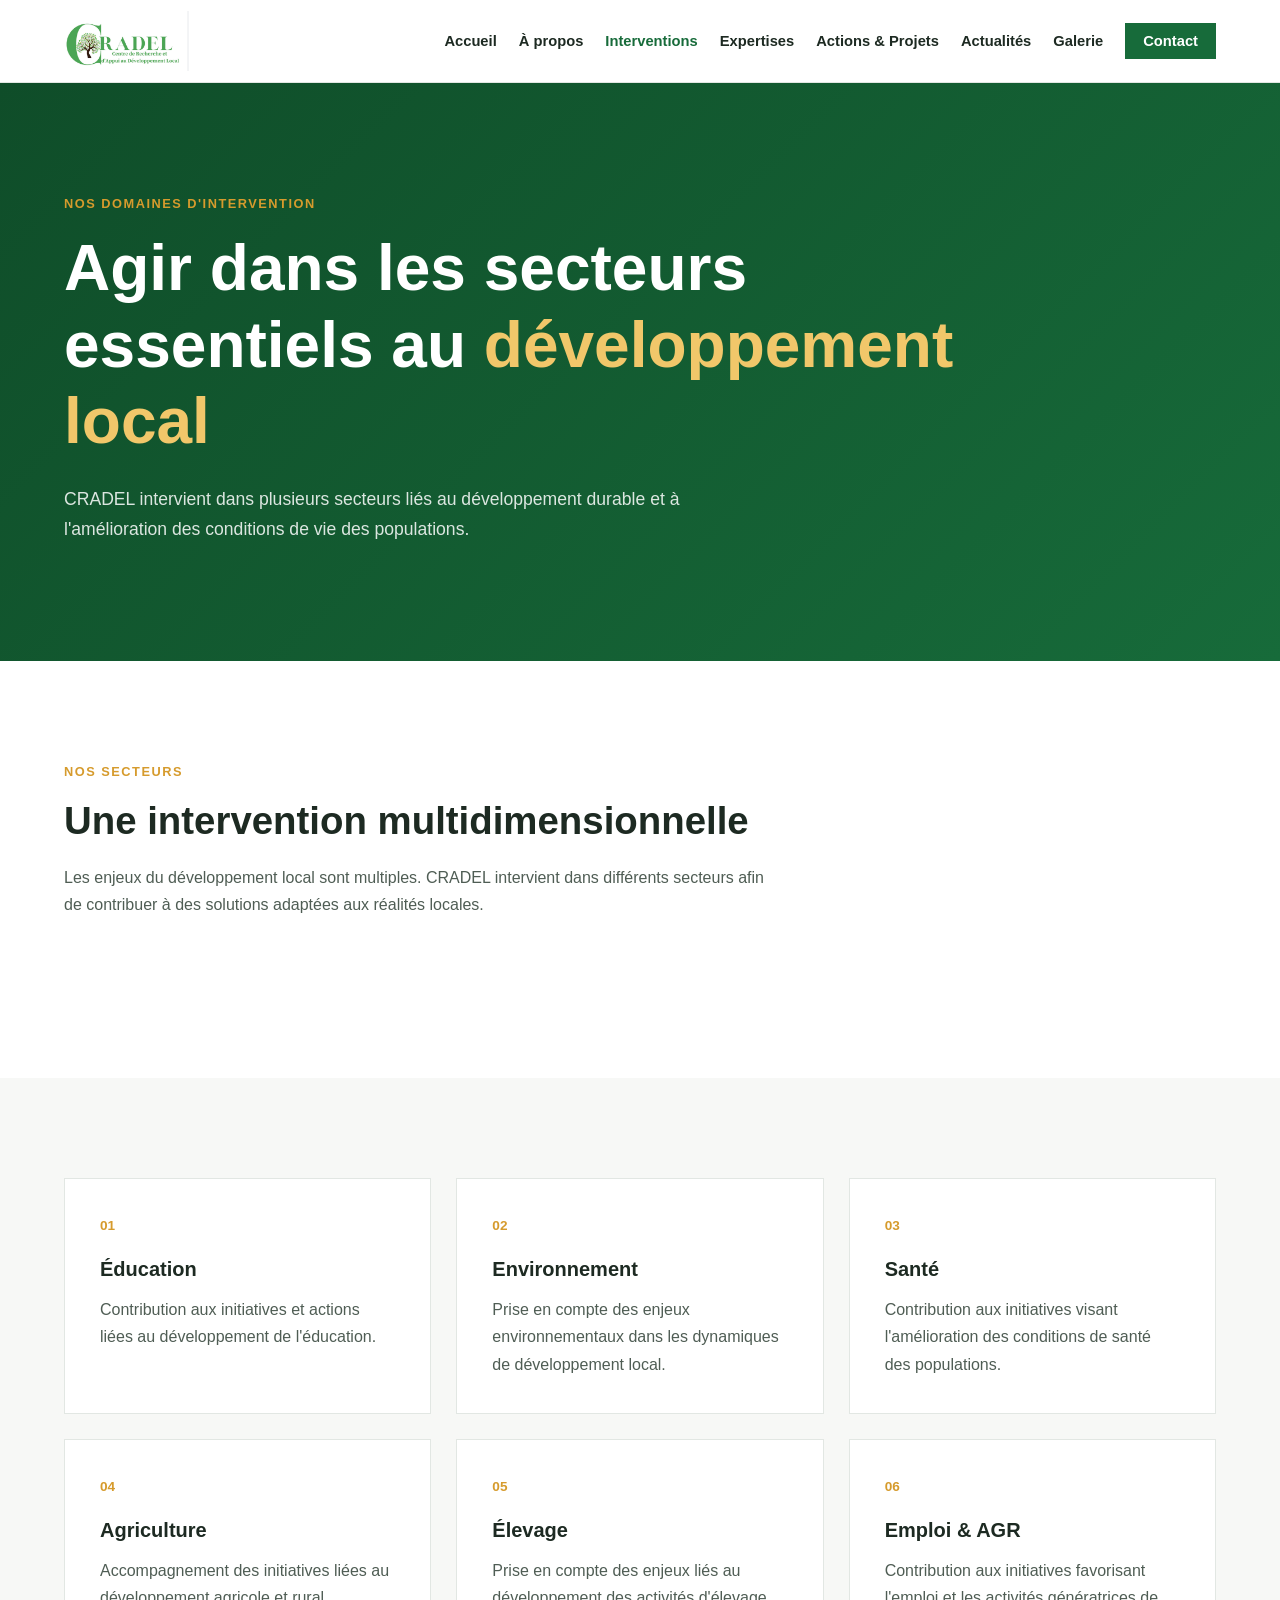
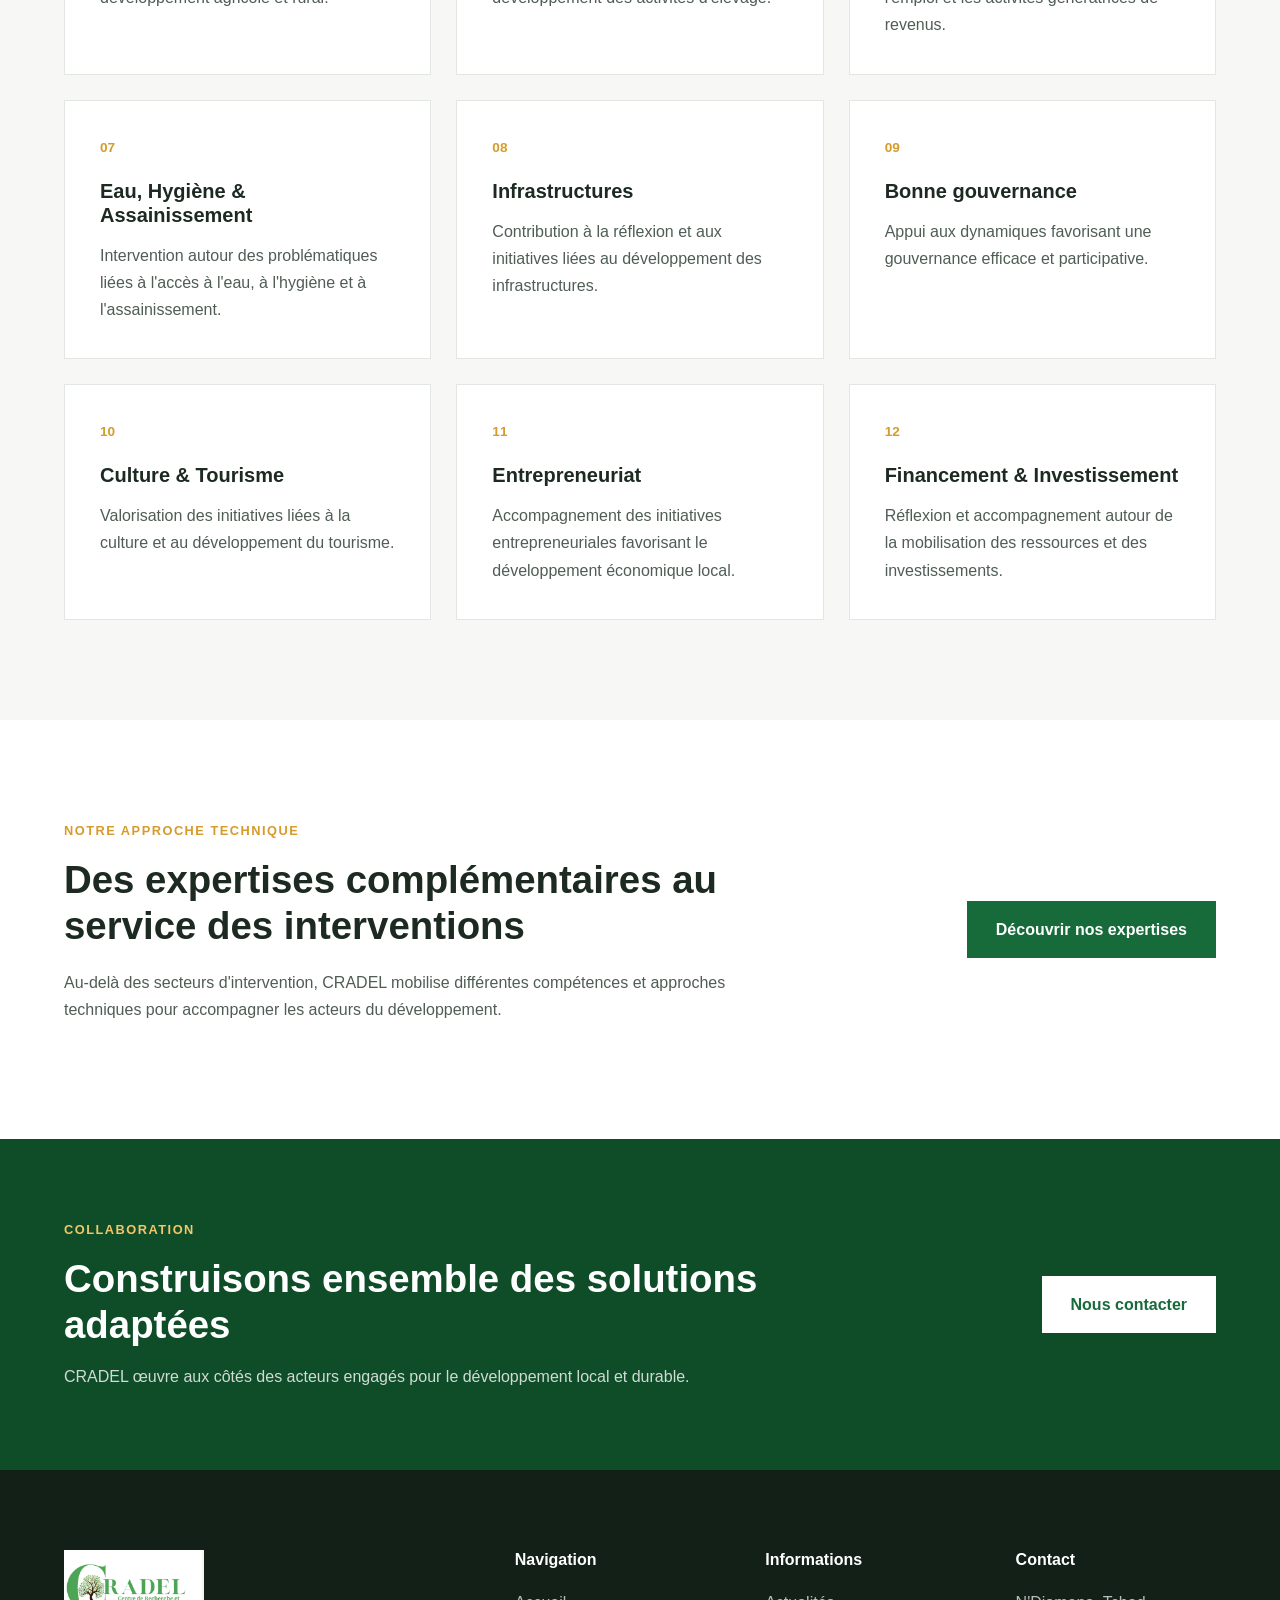
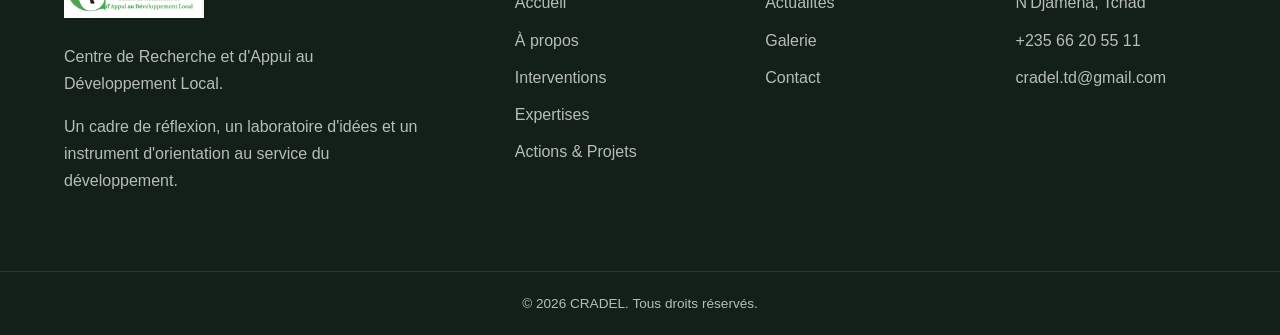
<file: interventions.html>
<!DOCTYPE html>
<html lang="fr">
<head>
    <meta charset="UTF-8">
    <meta name="viewport" content="width=device-width, initial-scale=1.0">

    <meta name="description"
        content="Découvrez les secteurs et domaines d'intervention du Centre de Recherche et d'Appui au Développement Local - CRADEL.">

    <title>Nos interventions | CRADEL</title>

    <link rel="stylesheet" href="css/style.css">
    <link rel="stylesheet" href="css/responsive.css">
</head>

<body>

    <!-- HEADER -->
    <header class="header">
        <div class="container header-container">

            <a href="index.html" class="logo">
                <img src="assets/images/logo.png" alt="Logo CRADEL">
            </a>

            <nav class="navbar" id="navbar">
                <ul class="nav-links">
                    <li><a href="index.html">Accueil</a></li>
                    <li><a href="apropos.html">À propos</a></li>
                    <li>
                        <a href="interventions.html" class="active">
                            Interventions
                        </a>
                    </li>
                    <li><a href="expertises.html">Expertises</a></li>
                    <li><a href="projets.html">Actions & Projets</a></li>
                    <li><a href="actualites.html">Actualités</a></li>
                    <li><a href="galerie.html">Galerie</a></li>
                    <li>
                        <a href="contact.html" class="nav-contact">
                            Contact
                        </a>
                    </li>
                </ul>
            </nav>

            <button class="menu-toggle" id="menu-toggle" aria-label="Ouvrir le menu">
                <span></span>
                <span></span>
                <span></span>
            </button>

        </div>
    </header>


    <main>

        <!-- PAGE HERO -->
        <section class="page-hero">

            <div class="container">

                <p class="section-eyebrow">
                    NOS DOMAINES D'INTERVENTION
                </p>

                <h1>
                    Agir dans les secteurs essentiels au
                    <span>développement local</span>
                </h1>

                <p>
                    CRADEL intervient dans plusieurs secteurs liés au
                    développement durable et à l'amélioration des conditions
                    de vie des populations.
                </p>

            </div>

        </section>


        <!-- INTRODUCTION -->
        <section class="section">

            <div class="container">

                <div class="section-heading">

                    <p class="section-eyebrow">
                        NOS SECTEURS
                    </p>

                    <h2>
                        Une intervention multidimensionnelle
                    </h2>

                    <p>
                        Les enjeux du développement local sont multiples.
                        CRADEL intervient dans différents secteurs afin de
                        contribuer à des solutions adaptées aux réalités
                        locales.
                    </p>

                </div>

            </div>

        </section>


        <!-- DOMAINES -->
        <section class="section section-light">

            <div class="container">

                <div class="domains-grid">

                    <article class="domain-card">

                        <span class="domain-number">01</span>

                        <h3>Éducation</h3>

                        <p>
                            Contribution aux initiatives et actions liées au
                            développement de l'éducation.
                        </p>

                    </article>


                    <article class="domain-card">

                        <span class="domain-number">02</span>

                        <h3>Environnement</h3>

                        <p>
                            Prise en compte des enjeux environnementaux dans les
                            dynamiques de développement local.
                        </p>

                    </article>


                    <article class="domain-card">

                        <span class="domain-number">03</span>

                        <h3>Santé</h3>

                        <p>
                            Contribution aux initiatives visant l'amélioration
                            des conditions de santé des populations.
                        </p>

                    </article>


                    <article class="domain-card">

                        <span class="domain-number">04</span>

                        <h3>Agriculture</h3>

                        <p>
                            Accompagnement des initiatives liées au
                            développement agricole et rural.
                        </p>

                    </article>


                    <article class="domain-card">

                        <span class="domain-number">05</span>

                        <h3>Élevage</h3>

                        <p>
                            Prise en compte des enjeux liés au développement
                            des activités d'élevage.
                        </p>

                    </article>


                    <article class="domain-card">

                        <span class="domain-number">06</span>

                        <h3>Emploi & AGR</h3>

                        <p>
                            Contribution aux initiatives favorisant l'emploi et
                            les activités génératrices de revenus.
                        </p>

                    </article>


                    <article class="domain-card">

                        <span class="domain-number">07</span>

                        <h3>Eau, Hygiène & Assainissement</h3>

                        <p>
                            Intervention autour des problématiques liées à
                            l'accès à l'eau, à l'hygiène et à l'assainissement.
                        </p>

                    </article>


                    <article class="domain-card">

                        <span class="domain-number">08</span>

                        <h3>Infrastructures</h3>

                        <p>
                            Contribution à la réflexion et aux initiatives liées
                            au développement des infrastructures.
                        </p>

                    </article>


                    <article class="domain-card">

                        <span class="domain-number">09</span>

                        <h3>Bonne gouvernance</h3>

                        <p>
                            Appui aux dynamiques favorisant une gouvernance
                            efficace et participative.
                        </p>

                    </article>


                    <article class="domain-card">

                        <span class="domain-number">10</span>

                        <h3>Culture & Tourisme</h3>

                        <p>
                            Valorisation des initiatives liées à la culture et
                            au développement du tourisme.
                        </p>

                    </article>


                    <article class="domain-card">

                        <span class="domain-number">11</span>

                        <h3>Entrepreneuriat</h3>

                        <p>
                            Accompagnement des initiatives entrepreneuriales
                            favorisant le développement économique local.
                        </p>

                    </article>


                    <article class="domain-card">

                        <span class="domain-number">12</span>

                        <h3>Financement & Investissement</h3>

                        <p>
                            Réflexion et accompagnement autour de la mobilisation
                            des ressources et des investissements.
                        </p>

                    </article>

                </div>

            </div>

        </section>


        <!-- LIEN VERS LES EXPERTISES -->
        <section class="section">

            <div class="container expertise-intro">

                <div>

                    <p class="section-eyebrow">
                        NOTRE APPROCHE TECHNIQUE
                    </p>

                    <h2>
                        Des expertises complémentaires au service
                        des interventions
                    </h2>

                    <p>
                        Au-delà des secteurs d'intervention, CRADEL mobilise
                        différentes compétences et approches techniques pour
                        accompagner les acteurs du développement.
                    </p>

                </div>

                <a href="expertises.html" class="btn btn-primary">
                    Découvrir nos expertises
                </a>

            </div>

        </section>


        <!-- CTA -->
        <section class="cta-section">

            <div class="container cta-container">

                <div>

                    <p class="section-eyebrow">
                        COLLABORATION
                    </p>

                    <h2>
                        Construisons ensemble des solutions adaptées
                    </h2>

                    <p>
                        CRADEL œuvre aux côtés des acteurs engagés pour le
                        développement local et durable.
                    </p>

                </div>

                <a href="contact.html" class="btn btn-white">
                    Nous contacter
                </a>

            </div>

        </section>

    </main>


    <!-- FOOTER -->
    <footer class="footer">

        <div class="container footer-container">

            <div class="footer-brand">

                <img src="assets/images/logo.png" alt="Logo CRADEL">

                <p>
                    Centre de Recherche et d'Appui au Développement Local.
                </p>

                <p>
                    Un cadre de réflexion, un laboratoire d'idées et un
                    instrument d'orientation au service du développement.
                </p>

            </div>


            <div class="footer-column">

                <h3>Navigation</h3>

                <ul>
                    <li><a href="index.html">Accueil</a></li>
                    <li><a href="apropos.html">À propos</a></li>
                    <li><a href="interventions.html">Interventions</a></li>
                    <li><a href="expertises.html">Expertises</a></li>
                    <li><a href="projets.html">Actions & Projets</a></li>
                </ul>

            </div>


            <div class="footer-column">

                <h3>Informations</h3>

                <ul>
                    <li><a href="actualites.html">Actualités</a></li>
                    <li><a href="galerie.html">Galerie</a></li>
                    <li><a href="contact.html">Contact</a></li>
                </ul>

            </div>


            <div class="footer-column footer-contact">

                <h3>Contact</h3>

                <p>N'Djamena, Tchad</p>
                <p>+235 66 20 55 11</p>

                <p>
                    <a href="mailto:cradel.td@gmail.com">
                        cradel.td@gmail.com
                    </a>
                </p>

            </div>

        </div>


        <div class="footer-bottom">

            <div class="container">

                <p>
                    &copy; <span id="current-year"></span> CRADEL.
                    Tous droits réservés.
                </p>

            </div>

        </div>

    </footer>


    <script src="js/script.js"></script>

</body>
</html>
</file>
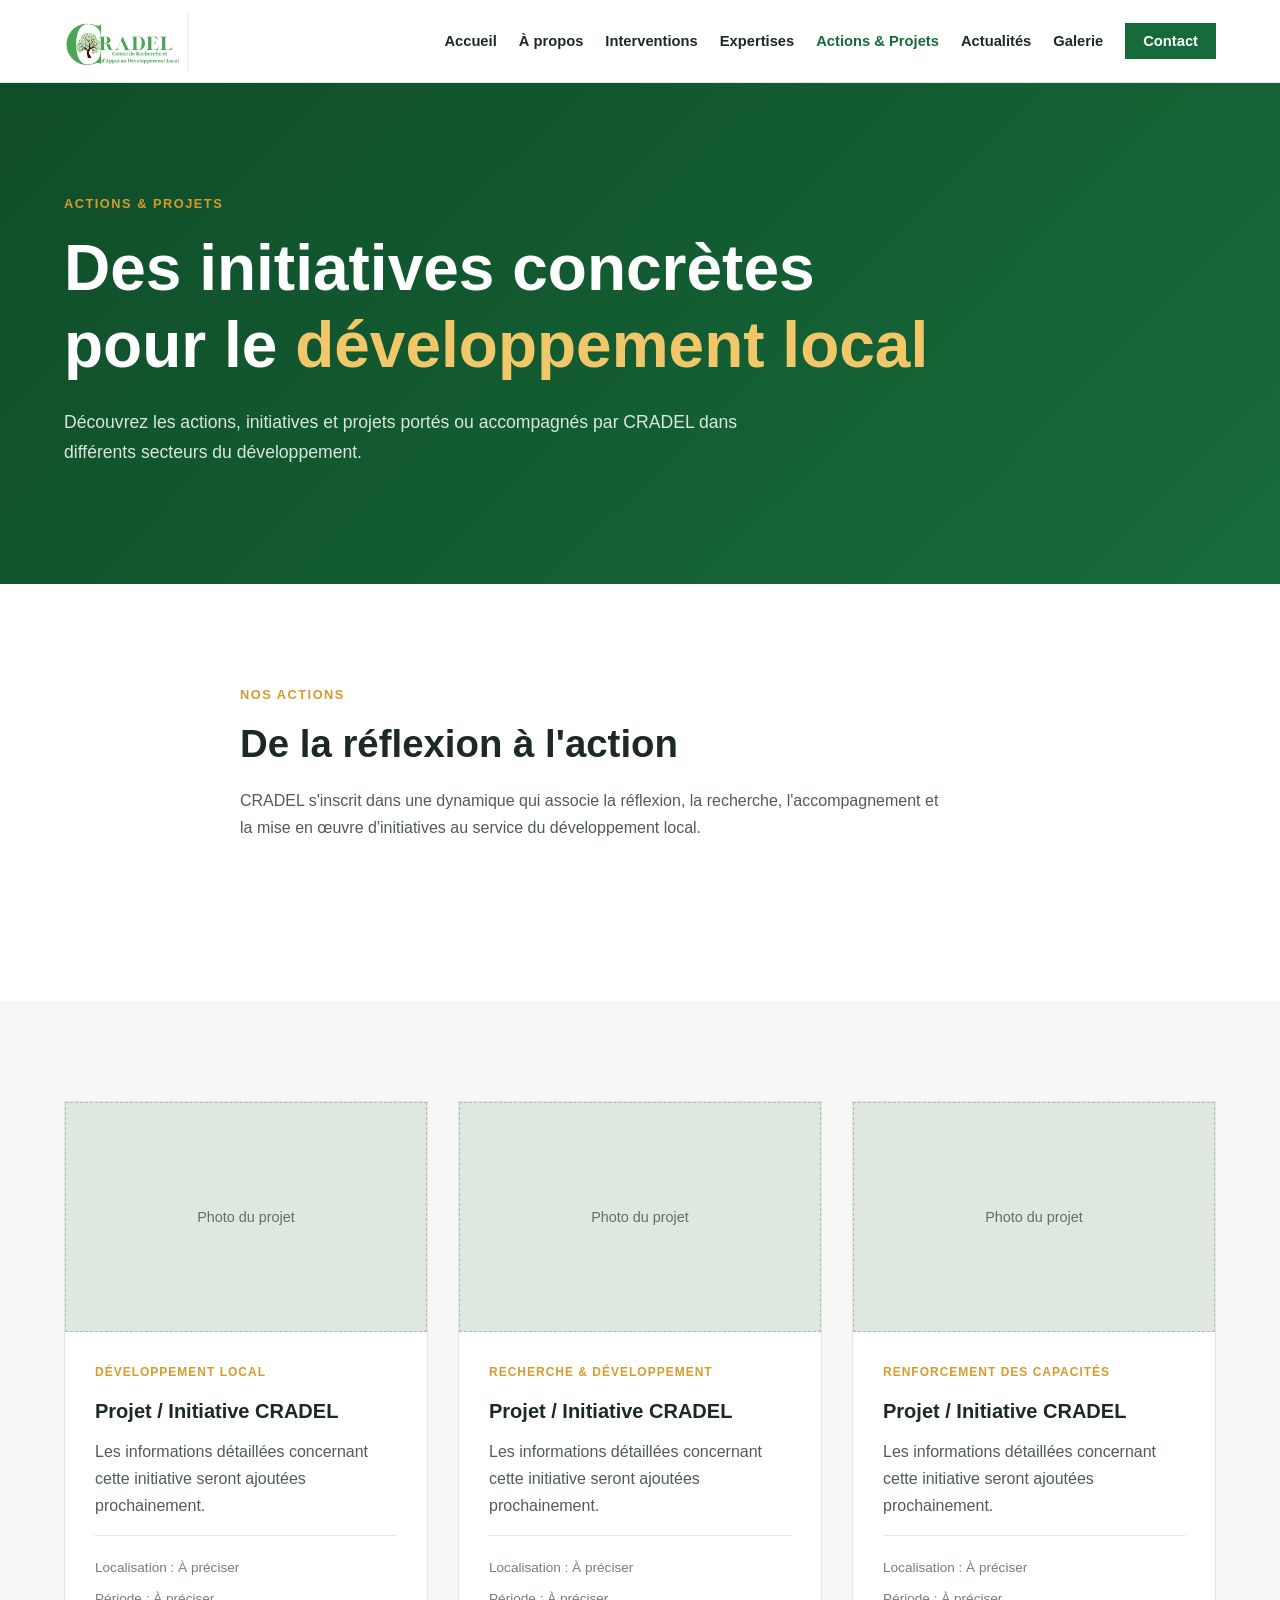
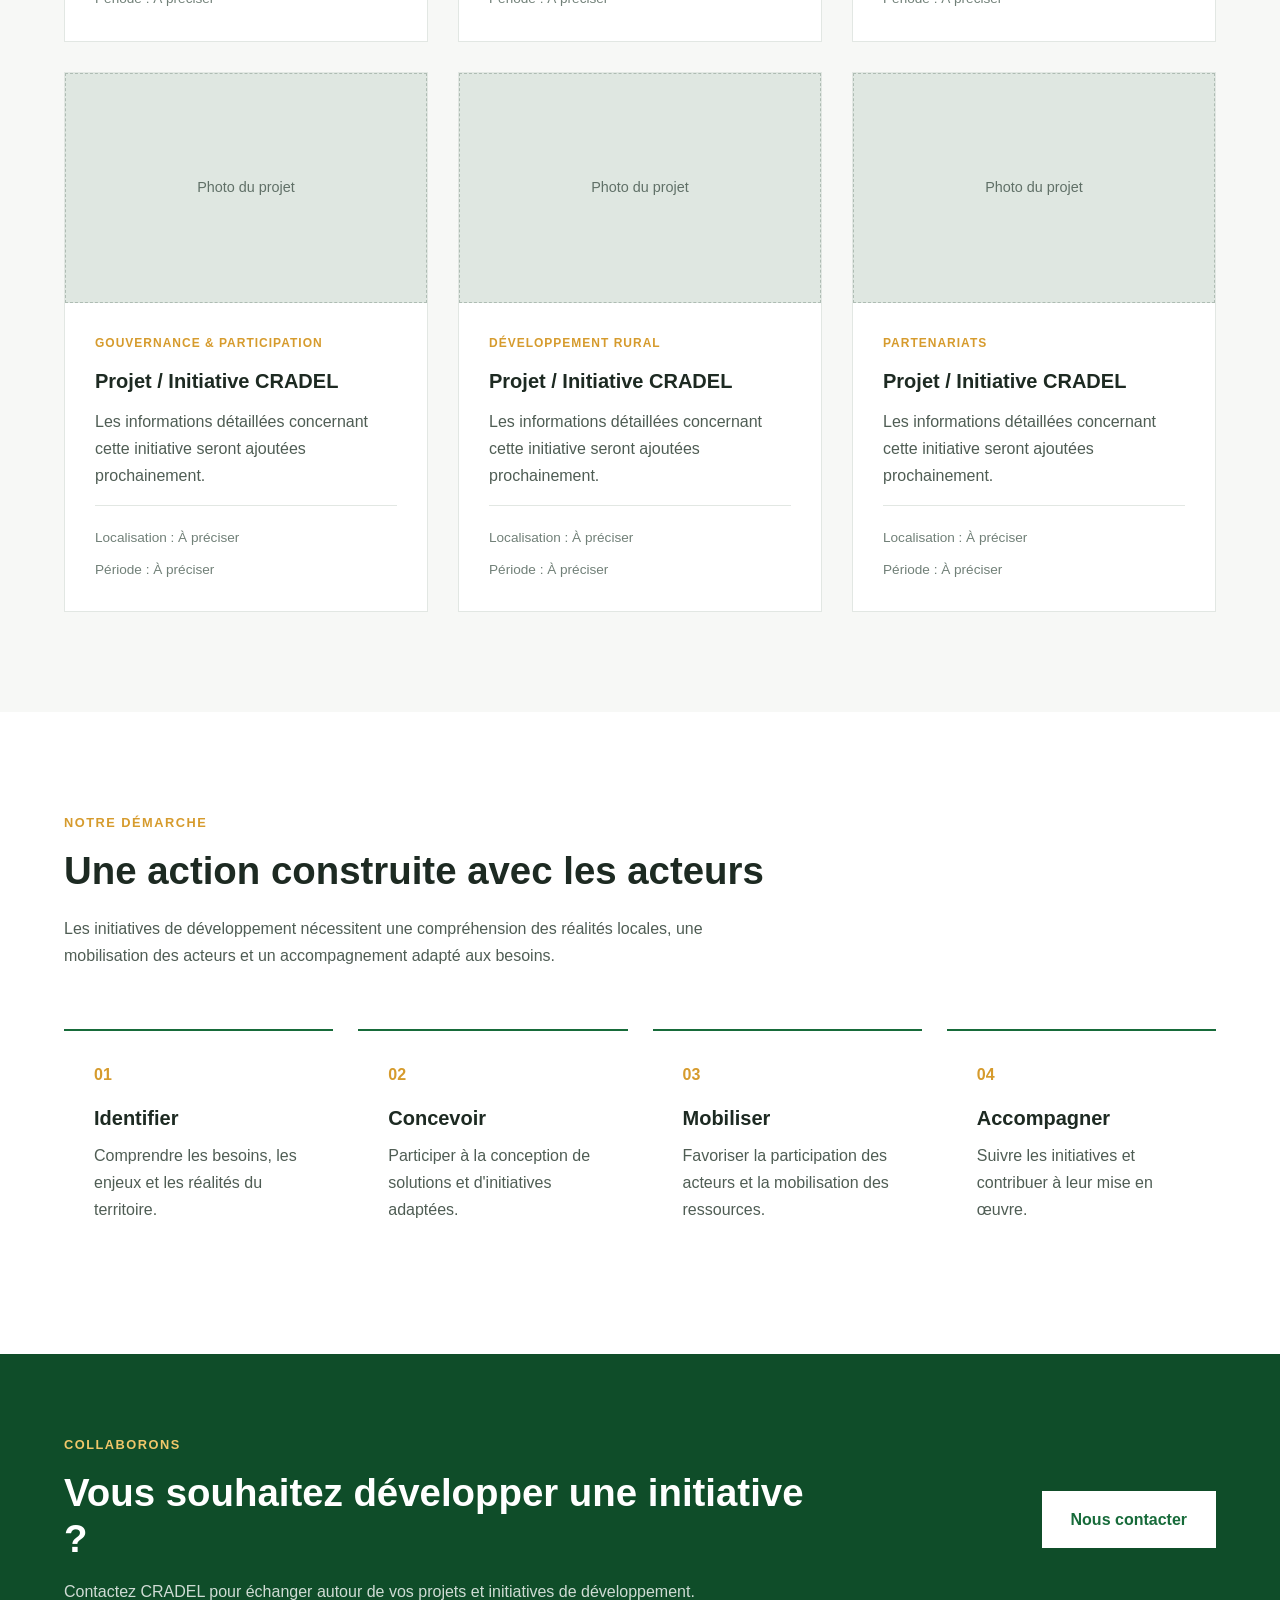
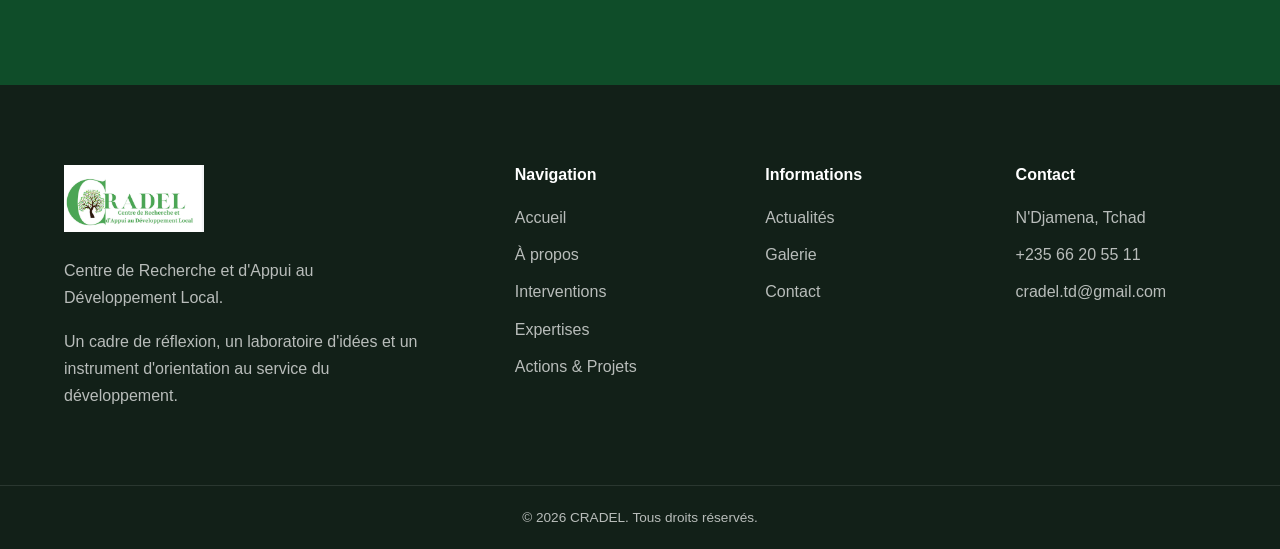
<file: projets.html>
<!DOCTYPE html>
<html lang="fr">
<head>
    <meta charset="UTF-8">
    <meta name="viewport" content="width=device-width, initial-scale=1.0">

    <meta name="description"
        content="Découvrez les actions et projets du Centre de Recherche et d'Appui au Développement Local - CRADEL.">

    <title>Actions & Projets | CRADEL</title>

    <link rel="stylesheet" href="css/style.css">
    <link rel="stylesheet" href="css/responsive.css">
</head>

<body>

    <!-- HEADER -->
    <header class="header">
        <div class="container header-container">

            <a href="index.html" class="logo">
                <img src="assets/images/logo.png" alt="Logo CRADEL">
            </a>

            <nav class="navbar" id="navbar">
                <ul class="nav-links">
                    <li><a href="index.html">Accueil</a></li>
                    <li><a href="apropos.html">À propos</a></li>
                    <li><a href="interventions.html">Interventions</a></li>
                    <li><a href="expertises.html">Expertises</a></li>
                    <li>
                        <a href="projets.html" class="active">
                            Actions & Projets
                        </a>
                    </li>
                    <li><a href="actualites.html">Actualités</a></li>
                    <li><a href="galerie.html">Galerie</a></li>
                    <li>
                        <a href="contact.html" class="nav-contact">
                            Contact
                        </a>
                    </li>
                </ul>
            </nav>

            <button class="menu-toggle" id="menu-toggle" aria-label="Ouvrir le menu">
                <span></span>
                <span></span>
                <span></span>
            </button>

        </div>
    </header>


    <main>

        <!-- PAGE HERO -->
        <section class="page-hero">

            <div class="container">

                <p class="section-eyebrow">
                    ACTIONS & PROJETS
                </p>

                <h1>
                    Des initiatives concrètes pour le
                    <span>développement local</span>
                </h1>

                <p>
                    Découvrez les actions, initiatives et projets portés ou
                    accompagnés par CRADEL dans différents secteurs du
                    développement.
                </p>

            </div>

        </section>


        <!-- INTRODUCTION -->
        <section class="section">

            <div class="container section-heading">

                <p class="section-eyebrow">
                    NOS ACTIONS
                </p>

                <h2>
                    De la réflexion à l'action
                </h2>

                <p>
                    CRADEL s'inscrit dans une dynamique qui associe la
                    réflexion, la recherche, l'accompagnement et la mise en
                    œuvre d'initiatives au service du développement local.
                </p>

            </div>

        </section>


        <!-- PROJETS -->
        <section class="section section-light">

            <div class="container">

                <div class="projects-page-grid">

                    <!-- PROJET 01 -->
                    <article class="project-page-card">

                        <div class="media-placeholder project-placeholder">
                            <span>Photo du projet</span>
                        </div>

                        <div class="project-page-content">

                            <p class="project-category">
                                DÉVELOPPEMENT LOCAL
                            </p>

                            <h3>
                                Projet / Initiative CRADEL
                            </h3>

                            <p>
                                Les informations détaillées concernant cette
                                initiative seront ajoutées prochainement.
                            </p>

                            <div class="project-meta">

                                <span>Localisation : À préciser</span>
                                <span>Période : À préciser</span>

                            </div>

                        </div>

                    </article>


                    <!-- PROJET 02 -->
                    <article class="project-page-card">

                        <div class="media-placeholder project-placeholder">
                            <span>Photo du projet</span>
                        </div>

                        <div class="project-page-content">

                            <p class="project-category">
                                RECHERCHE & DÉVELOPPEMENT
                            </p>

                            <h3>
                                Projet / Initiative CRADEL
                            </h3>

                            <p>
                                Les informations détaillées concernant cette
                                initiative seront ajoutées prochainement.
                            </p>

                            <div class="project-meta">

                                <span>Localisation : À préciser</span>
                                <span>Période : À préciser</span>

                            </div>

                        </div>

                    </article>


                    <!-- PROJET 03 -->
                    <article class="project-page-card">

                        <div class="media-placeholder project-placeholder">
                            <span>Photo du projet</span>
                        </div>

                        <div class="project-page-content">

                            <p class="project-category">
                                RENFORCEMENT DES CAPACITÉS
                            </p>

                            <h3>
                                Projet / Initiative CRADEL
                            </h3>

                            <p>
                                Les informations détaillées concernant cette
                                initiative seront ajoutées prochainement.
                            </p>

                            <div class="project-meta">

                                <span>Localisation : À préciser</span>
                                <span>Période : À préciser</span>

                            </div>

                        </div>

                    </article>


                    <!-- PROJET 04 -->
                    <article class="project-page-card">

                        <div class="media-placeholder project-placeholder">
                            <span>Photo du projet</span>
                        </div>

                        <div class="project-page-content">

                            <p class="project-category">
                                GOUVERNANCE & PARTICIPATION
                            </p>

                            <h3>
                                Projet / Initiative CRADEL
                            </h3>

                            <p>
                                Les informations détaillées concernant cette
                                initiative seront ajoutées prochainement.
                            </p>

                            <div class="project-meta">

                                <span>Localisation : À préciser</span>
                                <span>Période : À préciser</span>

                            </div>

                        </div>

                    </article>


                    <!-- PROJET 05 -->
                    <article class="project-page-card">

                        <div class="media-placeholder project-placeholder">
                            <span>Photo du projet</span>
                        </div>

                        <div class="project-page-content">

                            <p class="project-category">
                                DÉVELOPPEMENT RURAL
                            </p>

                            <h3>
                                Projet / Initiative CRADEL
                            </h3>

                            <p>
                                Les informations détaillées concernant cette
                                initiative seront ajoutées prochainement.
                            </p>

                            <div class="project-meta">

                                <span>Localisation : À préciser</span>
                                <span>Période : À préciser</span>

                            </div>

                        </div>

                    </article>


                    <!-- PROJET 06 -->
                    <article class="project-page-card">

                        <div class="media-placeholder project-placeholder">
                            <span>Photo du projet</span>
                        </div>

                        <div class="project-page-content">

                            <p class="project-category">
                                PARTENARIATS
                            </p>

                            <h3>
                                Projet / Initiative CRADEL
                            </h3>

                            <p>
                                Les informations détaillées concernant cette
                                initiative seront ajoutées prochainement.
                            </p>

                            <div class="project-meta">

                                <span>Localisation : À préciser</span>
                                <span>Période : À préciser</span>

                            </div>

                        </div>

                    </article>

                </div>

            </div>

        </section>


        <!-- COMMENT NOUS AGISSONS -->
        <section class="section">

            <div class="container">

                <div class="section-heading">

                    <p class="section-eyebrow">
                        NOTRE DÉMARCHE
                    </p>

                    <h2>
                        Une action construite avec les acteurs
                    </h2>

                    <p>
                        Les initiatives de développement nécessitent une
                        compréhension des réalités locales, une mobilisation des
                        acteurs et un accompagnement adapté aux besoins.
                    </p>

                </div>


                <div class="project-process">

                    <div class="process-item">

                        <span>01</span>

                        <h3>Identifier</h3>

                        <p>
                            Comprendre les besoins, les enjeux et les réalités
                            du territoire.
                        </p>

                    </div>


                    <div class="process-item">

                        <span>02</span>

                        <h3>Concevoir</h3>

                        <p>
                            Participer à la conception de solutions et
                            d'initiatives adaptées.
                        </p>

                    </div>


                    <div class="process-item">

                        <span>03</span>

                        <h3>Mobiliser</h3>

                        <p>
                            Favoriser la participation des acteurs et la
                            mobilisation des ressources.
                        </p>

                    </div>


                    <div class="process-item">

                        <span>04</span>

                        <h3>Accompagner</h3>

                        <p>
                            Suivre les initiatives et contribuer à leur mise en
                            œuvre.
                        </p>

                    </div>

                </div>

            </div>

        </section>


        <!-- CTA -->
        <section class="cta-section">

            <div class="container cta-container">

                <div>

                    <p class="section-eyebrow">
                        COLLABORONS
                    </p>

                    <h2>
                        Vous souhaitez développer une initiative ?
                    </h2>

                    <p>
                        Contactez CRADEL pour échanger autour de vos projets et
                        initiatives de développement.
                    </p>

                </div>

                <a href="contact.html" class="btn btn-white">
                    Nous contacter
                </a>

            </div>

        </section>

    </main>


    <!-- FOOTER -->
    <footer class="footer">

        <div class="container footer-container">

            <div class="footer-brand">

                <img src="assets/images/logo.png" alt="Logo CRADEL">

                <p>
                    Centre de Recherche et d'Appui au Développement Local.
                </p>

                <p>
                    Un cadre de réflexion, un laboratoire d'idées et un
                    instrument d'orientation au service du développement.
                </p>

            </div>


            <div class="footer-column">

                <h3>Navigation</h3>

                <ul>
                    <li><a href="index.html">Accueil</a></li>
                    <li><a href="apropos.html">À propos</a></li>
                    <li><a href="interventions.html">Interventions</a></li>
                    <li><a href="expertises.html">Expertises</a></li>
                    <li><a href="projets.html">Actions & Projets</a></li>
                </ul>

            </div>


            <div class="footer-column">

                <h3>Informations</h3>

                <ul>
                    <li><a href="actualites.html">Actualités</a></li>
                    <li><a href="galerie.html">Galerie</a></li>
                    <li><a href="contact.html">Contact</a></li>
                </ul>

            </div>


            <div class="footer-column footer-contact">

                <h3>Contact</h3>

                <p>N'Djamena, Tchad</p>
                <p>+235 66 20 55 11</p>

                <p>
                    <a href="mailto:cradel.td@gmail.com">
                        cradel.td@gmail.com
                    </a>
                </p>

            </div>

        </div>


        <div class="footer-bottom">

            <div class="container">

                <p>
                    &copy; <span id="current-year"></span> CRADEL.
                    Tous droits réservés.
                </p>

            </div>

        </div>

    </footer>


    <script src="js/script.js"></script>

</body>
</html>
</file>
<file: css/style.css>
/* =========================================
   CRADEL - STYLE PRINCIPAL
========================================= */

/* ---------- VARIABLES ---------- */

:root {
    --primary-color: #176b3a;
    --primary-dark: #0f4d29;
    --primary-light: #eaf4ed;

    --secondary-color: #d69b2d;

    --dark-color: #1d2a22;
    --text-color: #4f5d54;
    --light-color: #f7f8f6;
    --white: #ffffff;

    --border-color: #e2e7e3;

    --container-width: 1200px;

    --transition: 0.3s ease;
}


/* ---------- RESET ---------- */

* {
    margin: 0;
    padding: 0;
    box-sizing: border-box;
}

html {
    scroll-behavior: smooth;
}

body {
    font-family: Arial, Helvetica, sans-serif;
    color: var(--text-color);
    background-color: var(--white);
    line-height: 1.7;
}

img {
    max-width: 100%;
    display: block;
}

a {
    color: inherit;
    text-decoration: none;
}

ul {
    list-style: none;
}


/* ---------- CONTAINER ---------- */

.container {
    width: min(90%, var(--container-width));
    margin: 0 auto;
}


/* ---------- TYPOGRAPHIE ---------- */

h1,
h2,
h3,
h4 {
    color: var(--dark-color);
    line-height: 1.2;
    font-weight: 700;
}

h1 {
    font-size: clamp(2.5rem, 5vw, 4.5rem);
}

h2 {
    font-size: clamp(2rem, 3vw, 3rem);
}

h3 {
    font-size: 1.25rem;
}

p {
    margin-bottom: 1rem;
}


/* ---------- CLASSES GÉNÉRALES ---------- */

.section {
    padding: 100px 0;
}

.section-light {
    background-color: var(--light-color);
}

.section-green {
    background-color: var(--primary-color);
}

.section-heading {
    max-width: 800px;
    margin-bottom: 60px;
}

.section-heading h2 {
    margin-bottom: 20px;
}

.section-heading > p:last-child {
    max-width: 700px;
}

.section-heading-light h2,
.section-heading-light p {
    color: var(--white);
}

.section-eyebrow {
    color: var(--secondary-color);
    font-size: 0.8rem;
    font-weight: 700;
    letter-spacing: 1.5px;
    margin-bottom: 15px;
}

.section-green .section-eyebrow,
.cta-section .section-eyebrow {
    color: #f1c76a;
}


/* ---------- BOUTONS ---------- */

.btn {
    display: inline-flex;
    align-items: center;
    justify-content: center;

    padding: 14px 28px;

    font-weight: 600;
    border: 1px solid transparent;

    cursor: pointer;

    transition: var(--transition);
}

.btn-primary {
    background-color: var(--primary-color);
    color: var(--white);
}

.btn-primary:hover {
    background-color: var(--primary-dark);
}

.btn-white {
    background-color: var(--white);
    color: var(--primary-color);
}

.btn-white:hover {
    background-color: var(--light-color);
}


/* =========================================
   HEADER
========================================= */

.header {
    position: sticky;
    top: 0;
    z-index: 1000;

    background-color: var(--white);
    border-bottom: 1px solid var(--border-color);
}

.header-container {
    min-height: 82px;

    display: flex;
    align-items: center;
    justify-content: space-between;

    gap: 30px;
}

.logo img {
    width: 125px;
    height: auto;
}


/* ---------- NAVIGATION ---------- */

.navbar {
    margin-left: auto;
}

.nav-links {
    display: flex;
    align-items: center;
    gap: 22px;
}

.nav-links a {
    position: relative;

    color: var(--dark-color);
    font-size: 0.92rem;
    font-weight: 600;

    transition: var(--transition);
}

.nav-links a:hover,
.nav-links a.active {
    color: var(--primary-color);
}

.nav-contact {
    padding: 10px 18px;
    background-color: var(--primary-color);
    color: var(--white) !important;
}

.nav-contact:hover {
    background-color: var(--primary-dark);
}


/* ---------- MENU MOBILE ---------- */

.menu-toggle {
    display: none;

    background: none;
    border: none;

    cursor: pointer;
}

.menu-toggle span {
    display: block;

    width: 28px;
    height: 2px;

    margin: 6px 0;

    background-color: var(--dark-color);
}


/* =========================================
   PAGE HERO
========================================= */

.page-hero {
    padding: 110px 0 100px;

    background:
        linear-gradient(
            135deg,
            var(--primary-dark),
            var(--primary-color)
        );

    color: var(--white);
}

.page-hero .container {
    max-width: 950px;
    margin-left: max(5%, calc((100% - var(--container-width)) / 2));
}

.page-hero h1 {
    max-width: 900px;

    color: var(--white);

    margin-bottom: 25px;
}

.page-hero h1 span {
    color: #f1c76a;
}

.page-hero p:not(.section-eyebrow) {
    max-width: 700px;

    font-size: 1.1rem;

    color: rgba(255, 255, 255, 0.85);
}


/* =========================================
   PLACEHOLDERS MÉDIAS
========================================= */

.media-placeholder {
    width: 100%;

    min-height: 250px;

    display: flex;
    align-items: center;
    justify-content: center;

    padding: 30px;

    background-color: #dfe7e1;
    border: 1px dashed #aebcb3;

    color: #607067;
    text-align: center;

    font-size: 0.9rem;
}

.about-placeholder {
    min-height: 420px;
}

.project-placeholder,
.news-placeholder {
    min-height: 230px;
}

.gallery-placeholder {
    min-height: 280px;
}

.video-placeholder {
    min-height: 230px;
}


/* =========================================
   À PROPOS
========================================= */

.about-container {
    display: grid;
    grid-template-columns: 1fr 1fr;

    gap: 80px;
    align-items: center;
}

.about-content h2 {
    margin-bottom: 25px;
}


/* ---------- IDENTITÉ ---------- */

.identity-grid {
    display: grid;
    grid-template-columns: repeat(3, 1fr);

    gap: 25px;
}

.identity-card {
    padding: 35px;

    background-color: var(--white);
    border: 1px solid var(--border-color);

    transition: var(--transition);
}

.identity-card:hover {
    transform: translateY(-6px);
    box-shadow: 0 15px 40px rgba(0, 0, 0, 0.06);
}

.identity-number,
.domain-number,
.expertise-number {
    display: block;

    color: var(--secondary-color);

    font-weight: 700;
    font-size: 0.85rem;

    margin-bottom: 20px;
}

.identity-card h3 {
    margin-bottom: 15px;
}


/* ---------- OBJECTIFS ---------- */

.objectives-content {
    display: grid;
    grid-template-columns: 0.9fr 1.4fr;

    gap: 70px;

    align-items: start;
}

.objective-main {
    padding: 45px;

    background-color: var(--primary-color);
}

.objective-label {
    display: block;

    color: #f1c76a;

    font-size: 0.8rem;
    font-weight: 700;

    letter-spacing: 1px;

    margin-bottom: 20px;
}

.objective-main h3 {
    color: var(--white);

    font-size: 1.7rem;
}

.objectives-list {
    display: grid;
    gap: 0;
}

.objective-item {
    display: grid;
    grid-template-columns: 60px 1fr;

    gap: 20px;

    padding: 25px 0;

    border-bottom: 1px solid var(--border-color);
}

.objective-item span {
    color: var(--secondary-color);

    font-size: 1.1rem;
    font-weight: 700;
}

.objective-item p {
    margin-bottom: 0;
}


/* ---------- APPROCHE ---------- */

.approach-grid {
    display: grid;
    grid-template-columns: repeat(4, 1fr);

    gap: 25px;

    margin-top: 50px;
}

.approach-item {
    padding: 30px;

    border-top: 2px solid rgba(255, 255, 255, 0.25);
}

.approach-item span {
    display: block;

    color: #f1c76a;

    font-weight: 700;

    margin-bottom: 20px;
}

.approach-item h3 {
    color: var(--white);

    margin-bottom: 15px;
}

.approach-item p {
    color: rgba(255, 255, 255, 0.75);

    margin-bottom: 0;
}


/* =========================================
   INTERVENTIONS
========================================= */

.domains-grid {
    display: grid;
    grid-template-columns: repeat(3, 1fr);

    gap: 25px;
}

.domain-card {
    padding: 35px;

    background-color: var(--white);

    border: 1px solid var(--border-color);

    transition: var(--transition);
}

.domain-card:hover {
    transform: translateY(-5px);

    border-color: var(--primary-color);
}

.domain-card h3 {
    margin-bottom: 15px;
}

.domain-card p {
    margin-bottom: 0;
}


/* ---------- INTRO EXPERTISE ---------- */

.expertise-intro {
    display: flex;
    align-items: center;
    justify-content: space-between;

    gap: 50px;
}

.expertise-intro > div {
    max-width: 700px;
}

.expertise-intro h2 {
    margin-bottom: 20px;
}


/* =========================================
   EXPERTISES
========================================= */

.expertise-page-intro {
    display: grid;
    grid-template-columns: 1fr 1fr;

    gap: 80px;

    align-items: end;
}

.expertise-page-intro p {
    margin-bottom: 0;
}

.expertise-page-grid {
    display: grid;
    grid-template-columns: repeat(3, 1fr);

    gap: 25px;
}

.expertise-page-card {
    padding: 35px;

    background-color: var(--white);

    border: 1px solid var(--border-color);

    transition: var(--transition);
}

.expertise-page-card:hover {
    transform: translateY(-5px);
}

.expertise-page-card h3 {
    margin-bottom: 15px;
}

.expertise-page-card p {
    margin-bottom: 0;
}


/* ---------- PROCESSUS ---------- */

.expertise-process,
.project-process {
    display: grid;
    grid-template-columns: repeat(4, 1fr);

    gap: 25px;

    margin-top: 50px;
}

.process-item {
    padding: 30px;

    border-top: 2px solid var(--primary-color);
}

.process-item span {
    display: block;

    color: var(--secondary-color);

    font-weight: 700;

    margin-bottom: 18px;
}

.process-item h3 {
    margin-bottom: 12px;
}

.process-item p {
    margin-bottom: 0;
}


/* =========================================
   PROJETS
========================================= */

.projects-page-grid {
    display: grid;
    grid-template-columns: repeat(3, 1fr);

    gap: 30px;
}

.project-page-card {
    overflow: hidden;

    background-color: var(--white);

    border: 1px solid var(--border-color);
}

.project-page-content {
    padding: 30px;
}

.project-category {
    color: var(--secondary-color);

    font-size: 0.75rem;
    font-weight: 700;

    letter-spacing: 1px;
}

.project-page-content h3 {
    margin-bottom: 15px;
}

.project-meta {
    display: flex;
    flex-direction: column;

    gap: 8px;

    padding-top: 20px;

    border-top: 1px solid var(--border-color);

    font-size: 0.85rem;

    color: #718078;
}


/* =========================================
   ACTUALITÉS
========================================= */

.news-page-grid {
    display: grid;
    grid-template-columns: repeat(3, 1fr);

    gap: 30px;
}

.news-page-card {
    background-color: var(--white);

    border: 1px solid var(--border-color);

    overflow: hidden;

    transition: var(--transition);
}

.news-page-card:hover {
    transform: translateY(-5px);
}

.news-page-content {
    padding: 30px;
}

.news-date {
    color: var(--secondary-color);

    font-size: 0.8rem;
    font-weight: 600;
}

.news-page-content h3 {
    margin-bottom: 15px;
}

.text-link {
    display: inline-block;

    color: var(--primary-color);

    font-weight: 700;

    margin-top: 10px;
}

.text-link:hover {
    color: var(--primary-dark);
}

.news-follow {
    display: flex;
    justify-content: space-between;
    align-items: center;

    gap: 50px;
}

.news-follow > div {
    max-width: 700px;
}


/* =========================================
   GALERIE
========================================= */

.gallery-header {
    display: flex;
    justify-content: space-between;
    align-items: end;

    gap: 60px;

    margin-bottom: 50px;
}

.gallery-header > p {
    max-width: 450px;
    margin-bottom: 0;
}

.gallery-grid {
    display: grid;
    grid-template-columns: repeat(3, 1fr);

    gap: 20px;
}

.gallery-item {
    overflow: hidden;
}

.gallery-item-large {
    grid-column: span 2;
}

.gallery-item-large .gallery-placeholder {
    min-height: 400px;
}

.video-grid {
    display: grid;
    grid-template-columns: repeat(3, 1fr);

    gap: 30px;
}

.video-card {
    border: 1px solid var(--border-color);

    overflow: hidden;
}

.video-content {
    padding: 25px;
}

.video-content h3 {
    margin-bottom: 12px;
}

.video-content p {
    margin-bottom: 0;
}

.gallery-message {
    max-width: 800px;
}

.gallery-message h2 {
    color: var(--white);

    margin-bottom: 20px;
}

.gallery-message > p:last-child {
    color: rgba(255, 255, 255, 0.8);
}


/* =========================================
   CONTACT
========================================= */

.contact-page-grid {
    display: grid;
    grid-template-columns: 0.9fr 1.1fr;

    gap: 90px;
}

.contact-info h2,
.contact-form-container h2 {
    margin-bottom: 20px;
}

.contact-details {
    margin-top: 40px;

    display: grid;
    gap: 25px;
}

.contact-detail {
    padding-bottom: 25px;

    border-bottom: 1px solid var(--border-color);
}

.contact-detail h3 {
    font-size: 1rem;

    margin-bottom: 8px;
}

.contact-detail p {
    margin-bottom: 0;
}

.contact-detail a {
    color: var(--primary-color);

    font-weight: 600;
}

.contact-form-container {
    padding: 45px;

    background-color: var(--light-color);

    border: 1px solid var(--border-color);
}


/* ---------- FORMULAIRE ---------- */

.contact-form {
    margin-top: 30px;
}

.form-row {
    display: grid;
    grid-template-columns: 1fr 1fr;

    gap: 20px;
}

.form-group {
    margin-bottom: 20px;
}

.form-group label {
    display: block;

    color: var(--dark-color);

    font-size: 0.9rem;
    font-weight: 600;

    margin-bottom: 8px;
}

.form-group input,
.form-group textarea {
    width: 100%;

    padding: 14px 15px;

    border: 1px solid var(--border-color);

    background-color: var(--white);

    font-family: inherit;
    font-size: 0.95rem;

    outline: none;

    transition: var(--transition);
}

.form-group textarea {
    resize: vertical;
}

.form-group input:focus,
.form-group textarea:focus {
    border-color: var(--primary-color);
}


/* ---------- COLLABORATION ---------- */

.contact-collaboration .section-heading {
    margin-bottom: 50px;
}

.collaboration-grid {
    display: grid;
    grid-template-columns: repeat(3, 1fr);

    gap: 25px;
}

.collaboration-card {
    padding: 35px;

    background-color: var(--white);

    border: 1px solid var(--border-color);
}

.collaboration-card span {
    display: block;

    color: var(--secondary-color);

    font-weight: 700;

    margin-bottom: 20px;
}

.collaboration-card h3 {
    margin-bottom: 15px;
}

.collaboration-card p {
    margin-bottom: 0;
}


/* =========================================
   CTA
========================================= */

.cta-section {
    padding: 80px 0;

    background-color: var(--primary-dark);

    color: var(--white);
}

.cta-container {
    display: flex;
    justify-content: space-between;
    align-items: center;

    gap: 60px;
}

.cta-container > div {
    max-width: 750px;
}

.cta-container h2 {
    color: var(--white);

    margin-bottom: 15px;
}

.cta-container p:not(.section-eyebrow) {
    color: rgba(255, 255, 255, 0.8);

    margin-bottom: 0;
}


/* =========================================
   FOOTER
========================================= */

.footer {
    background-color: #122018;

    color: rgba(255, 255, 255, 0.7);
}

.footer-container {
    display: grid;
    grid-template-columns: 2fr 1fr 1fr 1fr;

    gap: 50px;

    padding: 80px 0 60px;
}

.footer-brand img {
    width: 140px;

    margin-bottom: 25px;
}

.footer-brand p {
    max-width: 360px;
}

.footer-column h3 {
    color: var(--white);

    font-size: 1rem;

    margin-bottom: 20px;
}

.footer-column ul {
    display: grid;

    gap: 10px;
}

.footer-column a {
    transition: var(--transition);
}

.footer-column a:hover {
    color: var(--secondary-color);
}

.footer-contact p {
    margin-bottom: 10px;
}

.footer-bottom {
    border-top: 1px solid rgba(255, 255, 255, 0.1);

    padding: 20px 0;

    text-align: center;

    font-size: 0.85rem;
}

.footer-bottom p {
    margin-bottom: 0;
}
</file>
<file: css/responsive.css>
/* =========================================
   CRADEL - RESPONSIVE DESIGN
========================================= */


/* =========================================
   TABLETTES
========================================= */

@media (max-width: 1024px) {

    /* ---------- GÉNÉRAL ---------- */

    .section {
        padding: 80px 0;
    }


    /* ---------- NAVIGATION ---------- */

    .header-container {
        gap: 20px;
    }

    .nav-links {
        gap: 14px;
    }

    .nav-links a {
        font-size: 0.85rem;
    }


    /* ---------- À PROPOS ---------- */

    .about-container {
        gap: 50px;
    }

    .identity-grid {
        grid-template-columns: repeat(2, 1fr);
    }

    .approach-grid {
        grid-template-columns: repeat(2, 1fr);
    }


    /* ---------- OBJECTIFS ---------- */

    .objectives-content {
        grid-template-columns: 1fr;
        gap: 50px;
    }


    /* ---------- INTERVENTIONS ---------- */

    .domains-grid {
        grid-template-columns: repeat(2, 1fr);
    }


    /* ---------- EXPERTISES ---------- */

    .expertise-page-grid {
        grid-template-columns: repeat(2, 1fr);
    }

    .expertise-process,
    .project-process {
        grid-template-columns: repeat(2, 1fr);
    }


    /* ---------- PROJETS ---------- */

    .projects-page-grid {
        grid-template-columns: repeat(2, 1fr);
    }


    /* ---------- ACTUALITÉS ---------- */

    .news-page-grid {
        grid-template-columns: repeat(2, 1fr);
    }


    /* ---------- GALERIE ---------- */

    .video-grid {
        grid-template-columns: repeat(2, 1fr);
    }


    /* ---------- CONTACT ---------- */

    .contact-page-grid {
        grid-template-columns: 1fr;
        gap: 60px;
    }


    /* ---------- FOOTER ---------- */

    .footer-container {
        grid-template-columns: repeat(2, 1fr);
    }

}


/* =========================================
   MOBILES ET PETITES TABLETTES
========================================= */

@media (max-width: 768px) {

    /* ---------- GÉNÉRAL ---------- */

    .container {
        width: min(92%, var(--container-width));
    }

    .section {
        padding: 65px 0;
    }

    .section-heading {
        margin-bottom: 40px;
    }


    /* ---------- HEADER ---------- */

    .header-container {
        min-height: 72px;
    }

    .logo img {
        width: 105px;
    }


    /* ---------- MENU MOBILE ---------- */

    .menu-toggle {
        display: block;
    }

    .navbar {
        position: absolute;

        top: 72px;
        left: 0;
        right: 0;

        background-color: var(--white);

        border-bottom: 1px solid var(--border-color);

        display: none;
    }

    .navbar.active {
        display: block;
    }

    .nav-links {
        flex-direction: column;

        align-items: flex-start;

        gap: 0;

        padding: 20px 4%;
    }

    .nav-links li {
        width: 100%;
    }

    .nav-links a {
        display: block;

        padding: 13px 0;

        font-size: 0.95rem;
    }

    .nav-contact {
        display: inline-block !important;

        margin-top: 10px;

        padding: 12px 20px !important;
    }


    /* ---------- PAGE HERO ---------- */

    .page-hero {
        padding: 85px 0 75px;
    }

    .page-hero .container {
        margin-left: auto;
    }

    .page-hero p:not(.section-eyebrow) {
        font-size: 1rem;
    }


    /* ---------- PLACEHOLDERS ---------- */

    .about-placeholder {
        min-height: 320px;
    }


    /* ---------- À PROPOS ---------- */

    .about-container {
        grid-template-columns: 1fr;

        gap: 40px;
    }

    .identity-grid {
        grid-template-columns: 1fr;
    }

    .identity-card {
        padding: 30px;
    }


    /* ---------- OBJECTIFS ---------- */

    .objective-main {
        padding: 35px;
    }

    .objective-main h3 {
        font-size: 1.4rem;
    }

    .objective-item {
        grid-template-columns: 45px 1fr;

        gap: 15px;
    }


    /* ---------- APPROCHE ---------- */

    .approach-grid {
        grid-template-columns: 1fr;

        gap: 10px;

        margin-top: 35px;
    }


    /* ---------- INTERVENTIONS ---------- */

    .domains-grid {
        grid-template-columns: 1fr;
    }


    /* ---------- EXPERTISE INTRO ---------- */

    .expertise-intro {
        flex-direction: column;

        align-items: flex-start;

        gap: 30px;
    }


    /* ---------- EXPERTISES ---------- */

    .expertise-page-intro {
        grid-template-columns: 1fr;

        gap: 25px;
    }

    .expertise-page-grid {
        grid-template-columns: 1fr;
    }

    .expertise-page-card {
        padding: 30px;
    }

    .expertise-process,
    .project-process {
        grid-template-columns: 1fr;

        gap: 15px;

        margin-top: 35px;
    }


    /* ---------- PROJETS ---------- */

    .projects-page-grid {
        grid-template-columns: 1fr;
    }


    /* ---------- ACTUALITÉS ---------- */

    .news-page-grid {
        grid-template-columns: 1fr;
    }

    .news-follow {
        flex-direction: column;

        align-items: flex-start;

        gap: 30px;
    }


    /* ---------- GALERIE ---------- */

    .gallery-header {
        flex-direction: column;

        align-items: flex-start;

        gap: 20px;

        margin-bottom: 35px;
    }

    .gallery-grid {
        grid-template-columns: 1fr;
    }

    .gallery-item-large {
        grid-column: span 1;
    }

    .gallery-item-large .gallery-placeholder {
        min-height: 280px;
    }

    .video-grid {
        grid-template-columns: 1fr;
    }


    /* ---------- CONTACT ---------- */

    .contact-page-grid {
        gap: 50px;
    }

    .contact-form-container {
        padding: 30px 25px;
    }

    .form-row {
        grid-template-columns: 1fr;
    }


    /* ---------- COLLABORATION ---------- */

    .collaboration-grid {
        grid-template-columns: 1fr;
    }


    /* ---------- CTA ---------- */

    .cta-section {
        padding: 65px 0;
    }

    .cta-container {
        flex-direction: column;

        align-items: flex-start;

        gap: 30px;
    }


    /* ---------- FOOTER ---------- */

    .footer-container {
        grid-template-columns: 1fr;

        gap: 35px;

        padding: 60px 0 45px;
    }

}


/* =========================================
   PETITS MOBILES
========================================= */

@media (max-width: 480px) {

    /* ---------- GÉNÉRAL ---------- */

    h1 {
        font-size: 2.3rem;
    }

    h2 {
        font-size: 1.8rem;
    }

    h3 {
        font-size: 1.15rem;
    }


    /* ---------- HEADER ---------- */

    .header-container {
        min-height: 68px;
    }

    .navbar {
        top: 68px;
    }

    .logo img {
        width: 95px;
    }


    /* ---------- PAGE HERO ---------- */

    .page-hero {
        padding: 70px 0 60px;
    }


    /* ---------- SECTIONS ---------- */

    .section {
        padding: 55px 0;
    }


    /* ---------- CARDS ---------- */

    .identity-card,
    .domain-card,
    .expertise-page-card,
    .collaboration-card {
        padding: 25px;
    }


    /* ---------- OBJECTIFS ---------- */

    .objective-main {
        padding: 30px 25px;
    }


    /* ---------- PROJETS ET ACTUALITÉS ---------- */

    .project-page-content,
    .news-page-content {
        padding: 25px;
    }


    /* ---------- FORMULAIRE ---------- */

    .contact-form-container {
        padding: 25px 20px;
    }


    /* ---------- BOUTONS ---------- */

    .btn {
        width: 100%;

        padding: 14px 20px;
    }


    /* ---------- FOOTER ---------- */

    .footer-brand img {
        width: 120px;
    }

}
</file>
